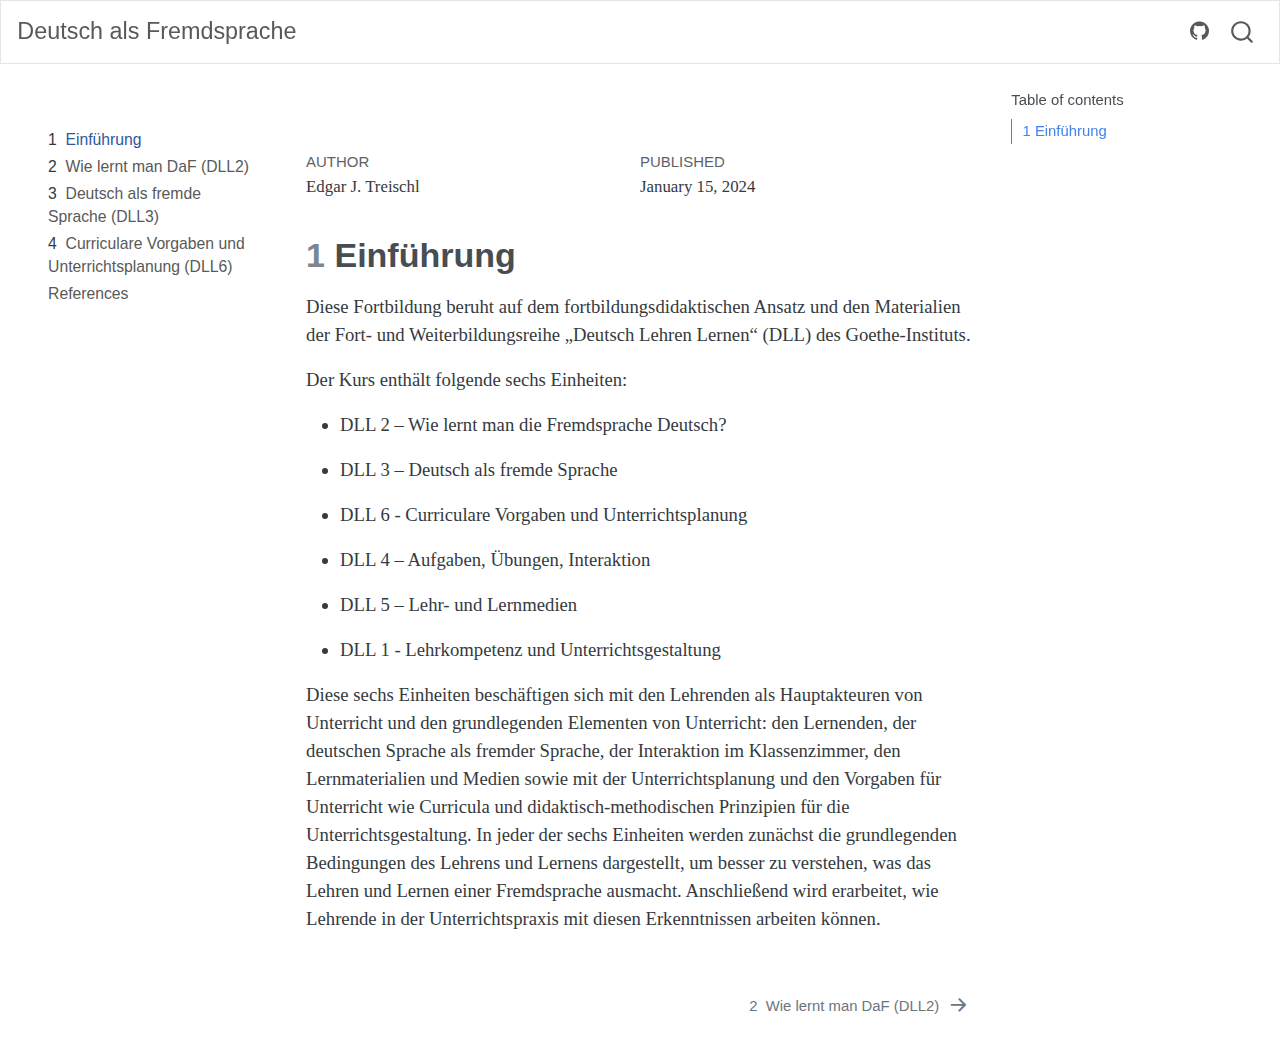
<file: docs/index.html>
<!DOCTYPE html>
<html xmlns="http://www.w3.org/1999/xhtml" lang="en" xml:lang="en"><head>

<meta charset="utf-8">
<meta name="generator" content="quarto-1.3.450">

<meta name="viewport" content="width=device-width, initial-scale=1.0, user-scalable=yes">

<meta name="author" content="Edgar J. Treischl">
<meta name="dcterms.date" content="2024-01-15">

<title>Deutsch als Fremdsprache</title>
<style>
code{white-space: pre-wrap;}
span.smallcaps{font-variant: small-caps;}
div.columns{display: flex; gap: min(4vw, 1.5em);}
div.column{flex: auto; overflow-x: auto;}
div.hanging-indent{margin-left: 1.5em; text-indent: -1.5em;}
ul.task-list{list-style: none;}
ul.task-list li input[type="checkbox"] {
  width: 0.8em;
  margin: 0 0.8em 0.2em -1em; /* quarto-specific, see https://github.com/quarto-dev/quarto-cli/issues/4556 */ 
  vertical-align: middle;
}
</style>


<script src="site_libs/quarto-nav/quarto-nav.js"></script>
<script src="site_libs/quarto-nav/headroom.min.js"></script>
<script src="site_libs/clipboard/clipboard.min.js"></script>
<script src="site_libs/quarto-search/autocomplete.umd.js"></script>
<script src="site_libs/quarto-search/fuse.min.js"></script>
<script src="site_libs/quarto-search/quarto-search.js"></script>
<meta name="quarto:offset" content="./">
<link href="./dll2.html" rel="next">
<script src="site_libs/quarto-html/quarto.js"></script>
<script src="site_libs/quarto-html/popper.min.js"></script>
<script src="site_libs/quarto-html/tippy.umd.min.js"></script>
<script src="site_libs/quarto-html/anchor.min.js"></script>
<link href="site_libs/quarto-html/tippy.css" rel="stylesheet">
<link href="site_libs/quarto-html/quarto-syntax-highlighting.css" rel="stylesheet" id="quarto-text-highlighting-styles">
<script src="site_libs/bootstrap/bootstrap.min.js"></script>
<link href="site_libs/bootstrap/bootstrap-icons.css" rel="stylesheet">
<link href="site_libs/bootstrap/bootstrap.min.css" rel="stylesheet" id="quarto-bootstrap" data-mode="light">
<script id="quarto-search-options" type="application/json">{
  "location": "navbar",
  "copy-button": false,
  "collapse-after": 3,
  "panel-placement": "end",
  "type": "overlay",
  "limit": 20,
  "language": {
    "search-no-results-text": "No results",
    "search-matching-documents-text": "matching documents",
    "search-copy-link-title": "Copy link to search",
    "search-hide-matches-text": "Hide additional matches",
    "search-more-match-text": "more match in this document",
    "search-more-matches-text": "more matches in this document",
    "search-clear-button-title": "Clear",
    "search-detached-cancel-button-title": "Cancel",
    "search-submit-button-title": "Submit",
    "search-label": "Search"
  }
}</script>
</head><body class="nav-sidebar floating nav-fixed"><div id="progress-bar" style="width: 0%; height:2px; background-color: rgb(89 127 235);; position: fixed; top: 0px; z-index: 2000;"></div>

<script id="progressbar" type="text/javascript">

document.addEventListener("DOMContentLoaded", function() {

    const bar = document.querySelector('#progress-bar');
    const post = document.querySelector('#quarto-content');
    const html = document.documentElement;
    
    const height = post.scrollHeight + post.offsetTop;
    
    window.addEventListener('scroll', () => {
        bar.style.width = (html.scrollTop / (height- html.clientHeight)) * 100 + '%';
    });
});
</script>


<link rel="stylesheet" href="styles.css">




<div id="quarto-search-results"></div>
  <header id="quarto-header" class="headroom fixed-top">
    <nav class="navbar navbar-expand-lg navbar-dark ">
      <div class="navbar-container container-fluid">
      <div class="navbar-brand-container">
    <a class="navbar-brand" href="./index.html">
    <span class="navbar-title">Deutsch als Fremdsprache</span>
    </a>
  </div>
            <div id="quarto-search" class="" title="Search"></div>
          <button class="navbar-toggler" type="button" data-bs-toggle="collapse" data-bs-target="#navbarCollapse" aria-controls="navbarCollapse" aria-expanded="false" aria-label="Toggle navigation" onclick="if (window.quartoToggleHeadroom) { window.quartoToggleHeadroom(); }">
  <span class="navbar-toggler-icon"></span>
</button>
          <div class="collapse navbar-collapse" id="navbarCollapse">
            <ul class="navbar-nav navbar-nav-scroll ms-auto">
  <li class="nav-item compact">
    <a class="nav-link" href="https://github.com/edgar-treischl/DaF_book" rel="" target=""><i class="bi bi-github" role="img" aria-label="GitHub">
</i> 
 <span class="menu-text"></span></a>
  </li>  
</ul>
            <div class="quarto-navbar-tools">
</div>
          </div> <!-- /navcollapse -->
      </div> <!-- /container-fluid -->
    </nav>
  <nav class="quarto-secondary-nav">
    <div class="container-fluid d-flex">
      <button type="button" class="quarto-btn-toggle btn" data-bs-toggle="collapse" data-bs-target="#quarto-sidebar,#quarto-sidebar-glass" aria-controls="quarto-sidebar" aria-expanded="false" aria-label="Toggle sidebar navigation" onclick="if (window.quartoToggleHeadroom) { window.quartoToggleHeadroom(); }">
        <i class="bi bi-layout-text-sidebar-reverse"></i>
      </button>
      <nav class="quarto-page-breadcrumbs" aria-label="breadcrumb"><ol class="breadcrumb"><li class="breadcrumb-item"><a href="./index.html"><span class="chapter-number">1</span>&nbsp; <span class="chapter-title">Einführung</span></a></li></ol></nav>
      <a class="flex-grow-1" role="button" data-bs-toggle="collapse" data-bs-target="#quarto-sidebar,#quarto-sidebar-glass" aria-controls="quarto-sidebar" aria-expanded="false" aria-label="Toggle sidebar navigation" onclick="if (window.quartoToggleHeadroom) { window.quartoToggleHeadroom(); }">      
      </a>
      <button type="button" class="btn quarto-search-button" aria-label="" onclick="window.quartoOpenSearch();">
        <i class="bi bi-search"></i>
      </button>
    </div>
  </nav>
</header>
<!-- content -->
<div id="quarto-content" class="quarto-container page-columns page-rows-contents page-layout-article page-navbar">
<!-- sidebar -->
  <nav id="quarto-sidebar" class="sidebar collapse collapse-horizontal sidebar-navigation floating overflow-auto">
        <div class="mt-2 flex-shrink-0 align-items-center">
        <div class="sidebar-search">
        <div id="quarto-search" class="" title="Search"></div>
        </div>
        </div>
    <div class="sidebar-menu-container"> 
    <ul class="list-unstyled mt-1">
        <li class="sidebar-item">
  <div class="sidebar-item-container"> 
  <a href="./index.html" class="sidebar-item-text sidebar-link active">
 <span class="menu-text"><span class="chapter-number">1</span>&nbsp; <span class="chapter-title">Einführung</span></span></a>
  </div>
</li>
        <li class="sidebar-item">
  <div class="sidebar-item-container"> 
  <a href="./dll2.html" class="sidebar-item-text sidebar-link">
 <span class="menu-text"><span class="chapter-number">2</span>&nbsp; <span class="chapter-title">Wie lernt man DaF (DLL2)</span></span></a>
  </div>
</li>
        <li class="sidebar-item">
  <div class="sidebar-item-container"> 
  <a href="./dll3.html" class="sidebar-item-text sidebar-link">
 <span class="menu-text"><span class="chapter-number">3</span>&nbsp; <span class="chapter-title">Deutsch als fremde Sprache (DLL3)</span></span></a>
  </div>
</li>
        <li class="sidebar-item">
  <div class="sidebar-item-container"> 
  <a href="./dll6.html" class="sidebar-item-text sidebar-link">
 <span class="menu-text"><span class="chapter-number">4</span>&nbsp; <span class="chapter-title">Curriculare Vorgaben und Unterrichtsplanung (DLL6)</span></span></a>
  </div>
</li>
        <li class="sidebar-item">
  <div class="sidebar-item-container"> 
  <a href="./references.html" class="sidebar-item-text sidebar-link">
 <span class="menu-text">References</span></a>
  </div>
</li>
    </ul>
    </div>
</nav>
<div id="quarto-sidebar-glass" data-bs-toggle="collapse" data-bs-target="#quarto-sidebar,#quarto-sidebar-glass"></div>
<!-- margin-sidebar -->
    <div id="quarto-margin-sidebar" class="sidebar margin-sidebar">
        <nav id="TOC" role="doc-toc" class="toc-active">
    <h2 id="toc-title">Table of contents</h2>
   
  <ul>
  <li><a href="#einführung" id="toc-einführung" class="nav-link active" data-scroll-target="#einführung"><span class="header-section-number">1</span> Einführung</a></li>
  </ul>
</nav>
    </div>
<!-- main -->
<main class="content" id="quarto-document-content">

<header id="title-block-header" class="quarto-title-block default">
<div class="quarto-title">
<h1 class="title">Deutsch als Fremdsprache</h1>
</div>



<div class="quarto-title-meta">

    <div>
    <div class="quarto-title-meta-heading">Author</div>
    <div class="quarto-title-meta-contents">
             <p>Edgar J. Treischl </p>
          </div>
  </div>
    
    <div>
    <div class="quarto-title-meta-heading">Published</div>
    <div class="quarto-title-meta-contents">
      <p class="date">January 15, 2024</p>
    </div>
  </div>
  
    
  </div>
  

</header>

<section id="einführung" class="level1" data-number="1">
<h1 data-number="1"><span class="header-section-number">1</span> Einführung</h1>
<p>Diese Fortbildung beruht auf dem fortbildungsdidaktischen Ansatz und den Materialien der Fort- und Weiterbildungsreihe „Deutsch Lehren Lernen“ (DLL) des Goethe-Instituts.</p>
<p>Der Kurs enthält folgende sechs Einheiten:</p>
<ul>
<li><p>DLL 2 – Wie lernt man die Fremdsprache Deutsch?</p></li>
<li><p>DLL 3 – Deutsch als fremde Sprache</p></li>
<li><p>DLL 6 - Curriculare Vorgaben und Unterrichtsplanung</p></li>
<li><p>DLL 4 – Aufgaben, Übungen, Interaktion</p></li>
<li><p>DLL 5 – Lehr- und Lernmedien</p></li>
<li><p>DLL 1 - Lehrkompetenz und Unterrichtsgestaltung</p></li>
</ul>
<p>Diese sechs Einheiten beschäftigen sich mit den Lehrenden als Hauptakteuren von Unterricht und den grundlegenden Elementen von Unterricht: den Lernenden, der deutschen Sprache als fremder Sprache, der Interaktion im Klassenzimmer, den Lernmaterialien und Medien sowie mit der Unterrichtsplanung und den Vorgaben für Unterricht wie Curricula und didaktisch-methodischen Prinzipien für die Unterrichtsgestaltung. In jeder der sechs Einheiten werden zunächst die grundlegenden Bedingungen des Lehrens und Lernens dargestellt, um besser zu verstehen, was das Lehren und Lernen einer Fremdsprache ausmacht. Anschließend wird erarbeitet, wie Lehrende in der Unterrichtspraxis mit diesen Erkenntnissen arbeiten können.</p>


</section>

</main> <!-- /main -->
<script id="quarto-html-after-body" type="application/javascript">
window.document.addEventListener("DOMContentLoaded", function (event) {
  const toggleBodyColorMode = (bsSheetEl) => {
    const mode = bsSheetEl.getAttribute("data-mode");
    const bodyEl = window.document.querySelector("body");
    if (mode === "dark") {
      bodyEl.classList.add("quarto-dark");
      bodyEl.classList.remove("quarto-light");
    } else {
      bodyEl.classList.add("quarto-light");
      bodyEl.classList.remove("quarto-dark");
    }
  }
  const toggleBodyColorPrimary = () => {
    const bsSheetEl = window.document.querySelector("link#quarto-bootstrap");
    if (bsSheetEl) {
      toggleBodyColorMode(bsSheetEl);
    }
  }
  toggleBodyColorPrimary();  
  const icon = "";
  const anchorJS = new window.AnchorJS();
  anchorJS.options = {
    placement: 'right',
    icon: icon
  };
  anchorJS.add('.anchored');
  const isCodeAnnotation = (el) => {
    for (const clz of el.classList) {
      if (clz.startsWith('code-annotation-')) {                     
        return true;
      }
    }
    return false;
  }
  const clipboard = new window.ClipboardJS('.code-copy-button', {
    text: function(trigger) {
      const codeEl = trigger.previousElementSibling.cloneNode(true);
      for (const childEl of codeEl.children) {
        if (isCodeAnnotation(childEl)) {
          childEl.remove();
        }
      }
      return codeEl.innerText;
    }
  });
  clipboard.on('success', function(e) {
    // button target
    const button = e.trigger;
    // don't keep focus
    button.blur();
    // flash "checked"
    button.classList.add('code-copy-button-checked');
    var currentTitle = button.getAttribute("title");
    button.setAttribute("title", "Copied!");
    let tooltip;
    if (window.bootstrap) {
      button.setAttribute("data-bs-toggle", "tooltip");
      button.setAttribute("data-bs-placement", "left");
      button.setAttribute("data-bs-title", "Copied!");
      tooltip = new bootstrap.Tooltip(button, 
        { trigger: "manual", 
          customClass: "code-copy-button-tooltip",
          offset: [0, -8]});
      tooltip.show();    
    }
    setTimeout(function() {
      if (tooltip) {
        tooltip.hide();
        button.removeAttribute("data-bs-title");
        button.removeAttribute("data-bs-toggle");
        button.removeAttribute("data-bs-placement");
      }
      button.setAttribute("title", currentTitle);
      button.classList.remove('code-copy-button-checked');
    }, 1000);
    // clear code selection
    e.clearSelection();
  });
  function tippyHover(el, contentFn) {
    const config = {
      allowHTML: true,
      content: contentFn,
      maxWidth: 500,
      delay: 100,
      arrow: false,
      appendTo: function(el) {
          return el.parentElement;
      },
      interactive: true,
      interactiveBorder: 10,
      theme: 'quarto',
      placement: 'bottom-start'
    };
    window.tippy(el, config); 
  }
  const noterefs = window.document.querySelectorAll('a[role="doc-noteref"]');
  for (var i=0; i<noterefs.length; i++) {
    const ref = noterefs[i];
    tippyHover(ref, function() {
      // use id or data attribute instead here
      let href = ref.getAttribute('data-footnote-href') || ref.getAttribute('href');
      try { href = new URL(href).hash; } catch {}
      const id = href.replace(/^#\/?/, "");
      const note = window.document.getElementById(id);
      return note.innerHTML;
    });
  }
      let selectedAnnoteEl;
      const selectorForAnnotation = ( cell, annotation) => {
        let cellAttr = 'data-code-cell="' + cell + '"';
        let lineAttr = 'data-code-annotation="' +  annotation + '"';
        const selector = 'span[' + cellAttr + '][' + lineAttr + ']';
        return selector;
      }
      const selectCodeLines = (annoteEl) => {
        const doc = window.document;
        const targetCell = annoteEl.getAttribute("data-target-cell");
        const targetAnnotation = annoteEl.getAttribute("data-target-annotation");
        const annoteSpan = window.document.querySelector(selectorForAnnotation(targetCell, targetAnnotation));
        const lines = annoteSpan.getAttribute("data-code-lines").split(",");
        const lineIds = lines.map((line) => {
          return targetCell + "-" + line;
        })
        let top = null;
        let height = null;
        let parent = null;
        if (lineIds.length > 0) {
            //compute the position of the single el (top and bottom and make a div)
            const el = window.document.getElementById(lineIds[0]);
            top = el.offsetTop;
            height = el.offsetHeight;
            parent = el.parentElement.parentElement;
          if (lineIds.length > 1) {
            const lastEl = window.document.getElementById(lineIds[lineIds.length - 1]);
            const bottom = lastEl.offsetTop + lastEl.offsetHeight;
            height = bottom - top;
          }
          if (top !== null && height !== null && parent !== null) {
            // cook up a div (if necessary) and position it 
            let div = window.document.getElementById("code-annotation-line-highlight");
            if (div === null) {
              div = window.document.createElement("div");
              div.setAttribute("id", "code-annotation-line-highlight");
              div.style.position = 'absolute';
              parent.appendChild(div);
            }
            div.style.top = top - 2 + "px";
            div.style.height = height + 4 + "px";
            let gutterDiv = window.document.getElementById("code-annotation-line-highlight-gutter");
            if (gutterDiv === null) {
              gutterDiv = window.document.createElement("div");
              gutterDiv.setAttribute("id", "code-annotation-line-highlight-gutter");
              gutterDiv.style.position = 'absolute';
              const codeCell = window.document.getElementById(targetCell);
              const gutter = codeCell.querySelector('.code-annotation-gutter');
              gutter.appendChild(gutterDiv);
            }
            gutterDiv.style.top = top - 2 + "px";
            gutterDiv.style.height = height + 4 + "px";
          }
          selectedAnnoteEl = annoteEl;
        }
      };
      const unselectCodeLines = () => {
        const elementsIds = ["code-annotation-line-highlight", "code-annotation-line-highlight-gutter"];
        elementsIds.forEach((elId) => {
          const div = window.document.getElementById(elId);
          if (div) {
            div.remove();
          }
        });
        selectedAnnoteEl = undefined;
      };
      // Attach click handler to the DT
      const annoteDls = window.document.querySelectorAll('dt[data-target-cell]');
      for (const annoteDlNode of annoteDls) {
        annoteDlNode.addEventListener('click', (event) => {
          const clickedEl = event.target;
          if (clickedEl !== selectedAnnoteEl) {
            unselectCodeLines();
            const activeEl = window.document.querySelector('dt[data-target-cell].code-annotation-active');
            if (activeEl) {
              activeEl.classList.remove('code-annotation-active');
            }
            selectCodeLines(clickedEl);
            clickedEl.classList.add('code-annotation-active');
          } else {
            // Unselect the line
            unselectCodeLines();
            clickedEl.classList.remove('code-annotation-active');
          }
        });
      }
  const findCites = (el) => {
    const parentEl = el.parentElement;
    if (parentEl) {
      const cites = parentEl.dataset.cites;
      if (cites) {
        return {
          el,
          cites: cites.split(' ')
        };
      } else {
        return findCites(el.parentElement)
      }
    } else {
      return undefined;
    }
  };
  var bibliorefs = window.document.querySelectorAll('a[role="doc-biblioref"]');
  for (var i=0; i<bibliorefs.length; i++) {
    const ref = bibliorefs[i];
    const citeInfo = findCites(ref);
    if (citeInfo) {
      tippyHover(citeInfo.el, function() {
        var popup = window.document.createElement('div');
        citeInfo.cites.forEach(function(cite) {
          var citeDiv = window.document.createElement('div');
          citeDiv.classList.add('hanging-indent');
          citeDiv.classList.add('csl-entry');
          var biblioDiv = window.document.getElementById('ref-' + cite);
          if (biblioDiv) {
            citeDiv.innerHTML = biblioDiv.innerHTML;
          }
          popup.appendChild(citeDiv);
        });
        return popup.innerHTML;
      });
    }
  }
});
</script>
<nav class="page-navigation">
  <div class="nav-page nav-page-previous">
  </div>
  <div class="nav-page nav-page-next">
      <a href="./dll2.html" class="pagination-link">
        <span class="nav-page-text"><span class="chapter-number">2</span>&nbsp; <span class="chapter-title">Wie lernt man DaF (DLL2)</span></span> <i class="bi bi-arrow-right-short"></i>
      </a>
  </div>
</nav>
</div> <!-- /content -->



</body></html>
</file>
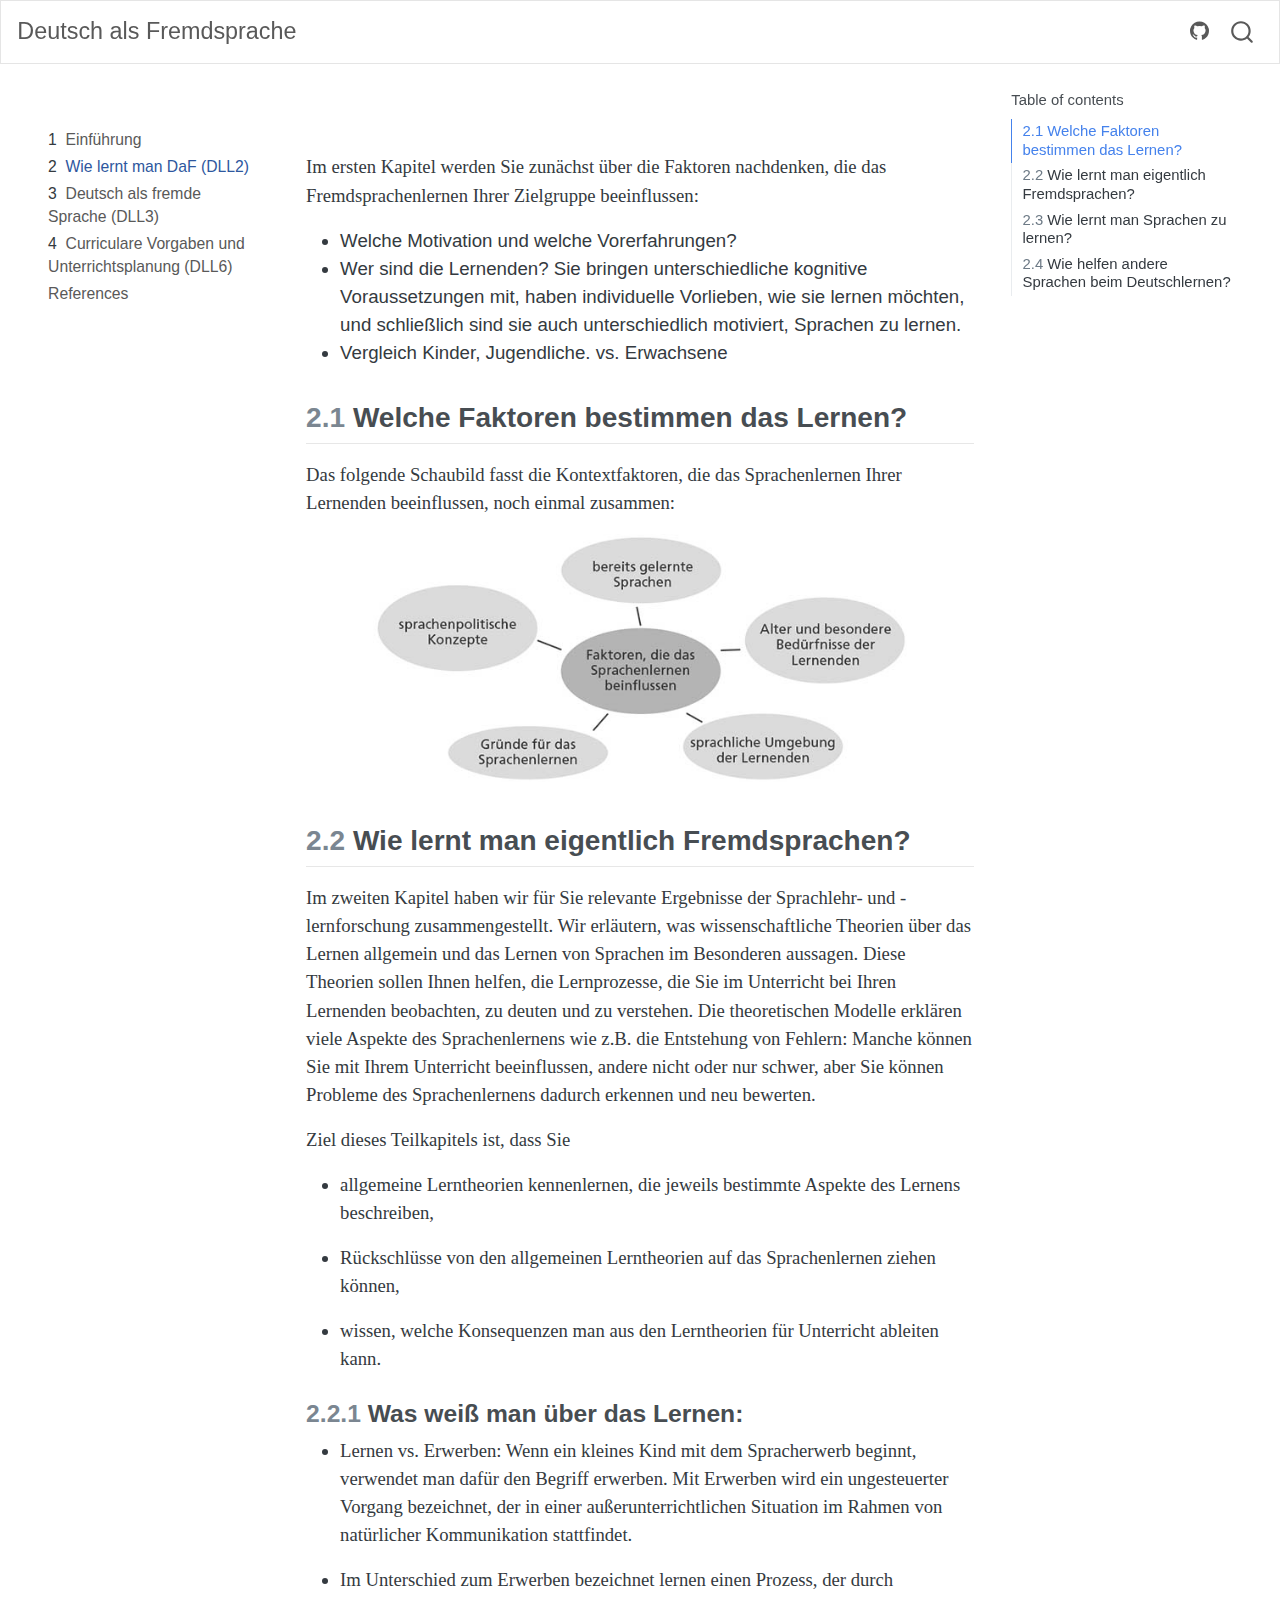
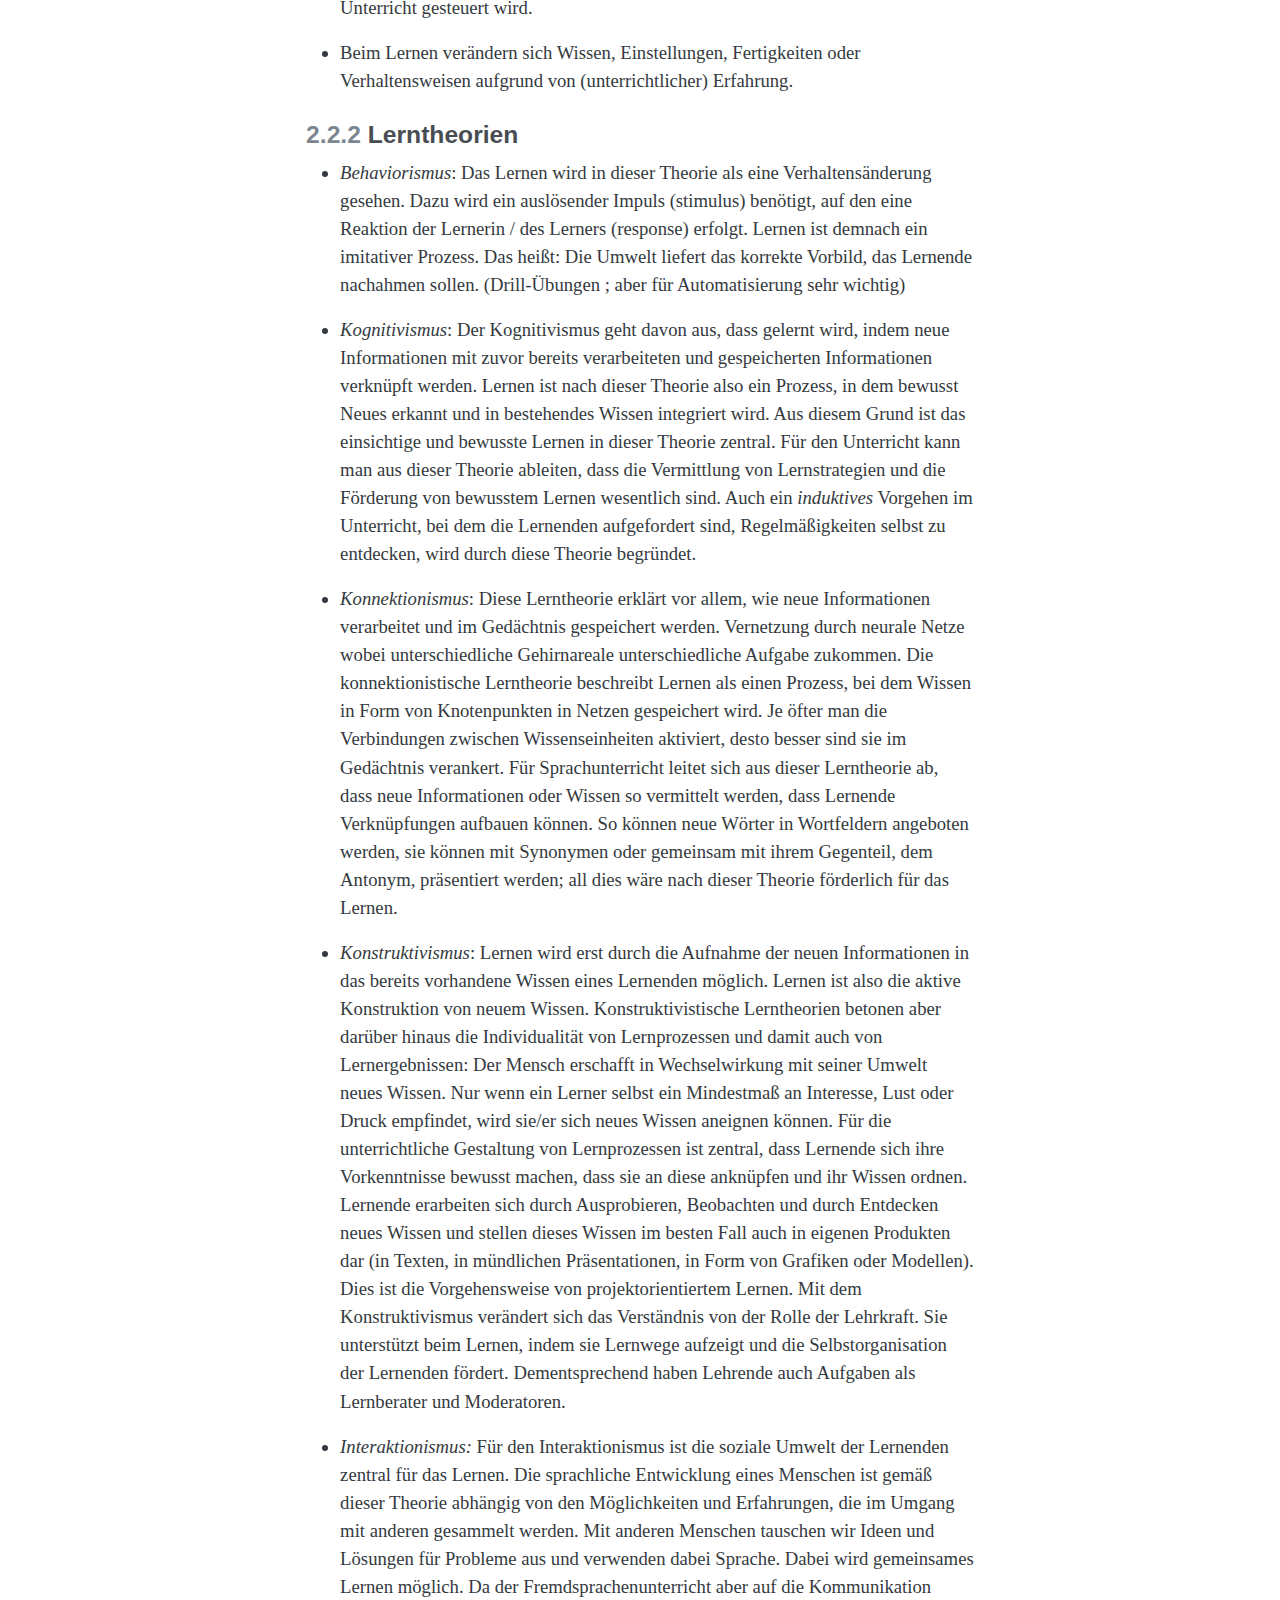
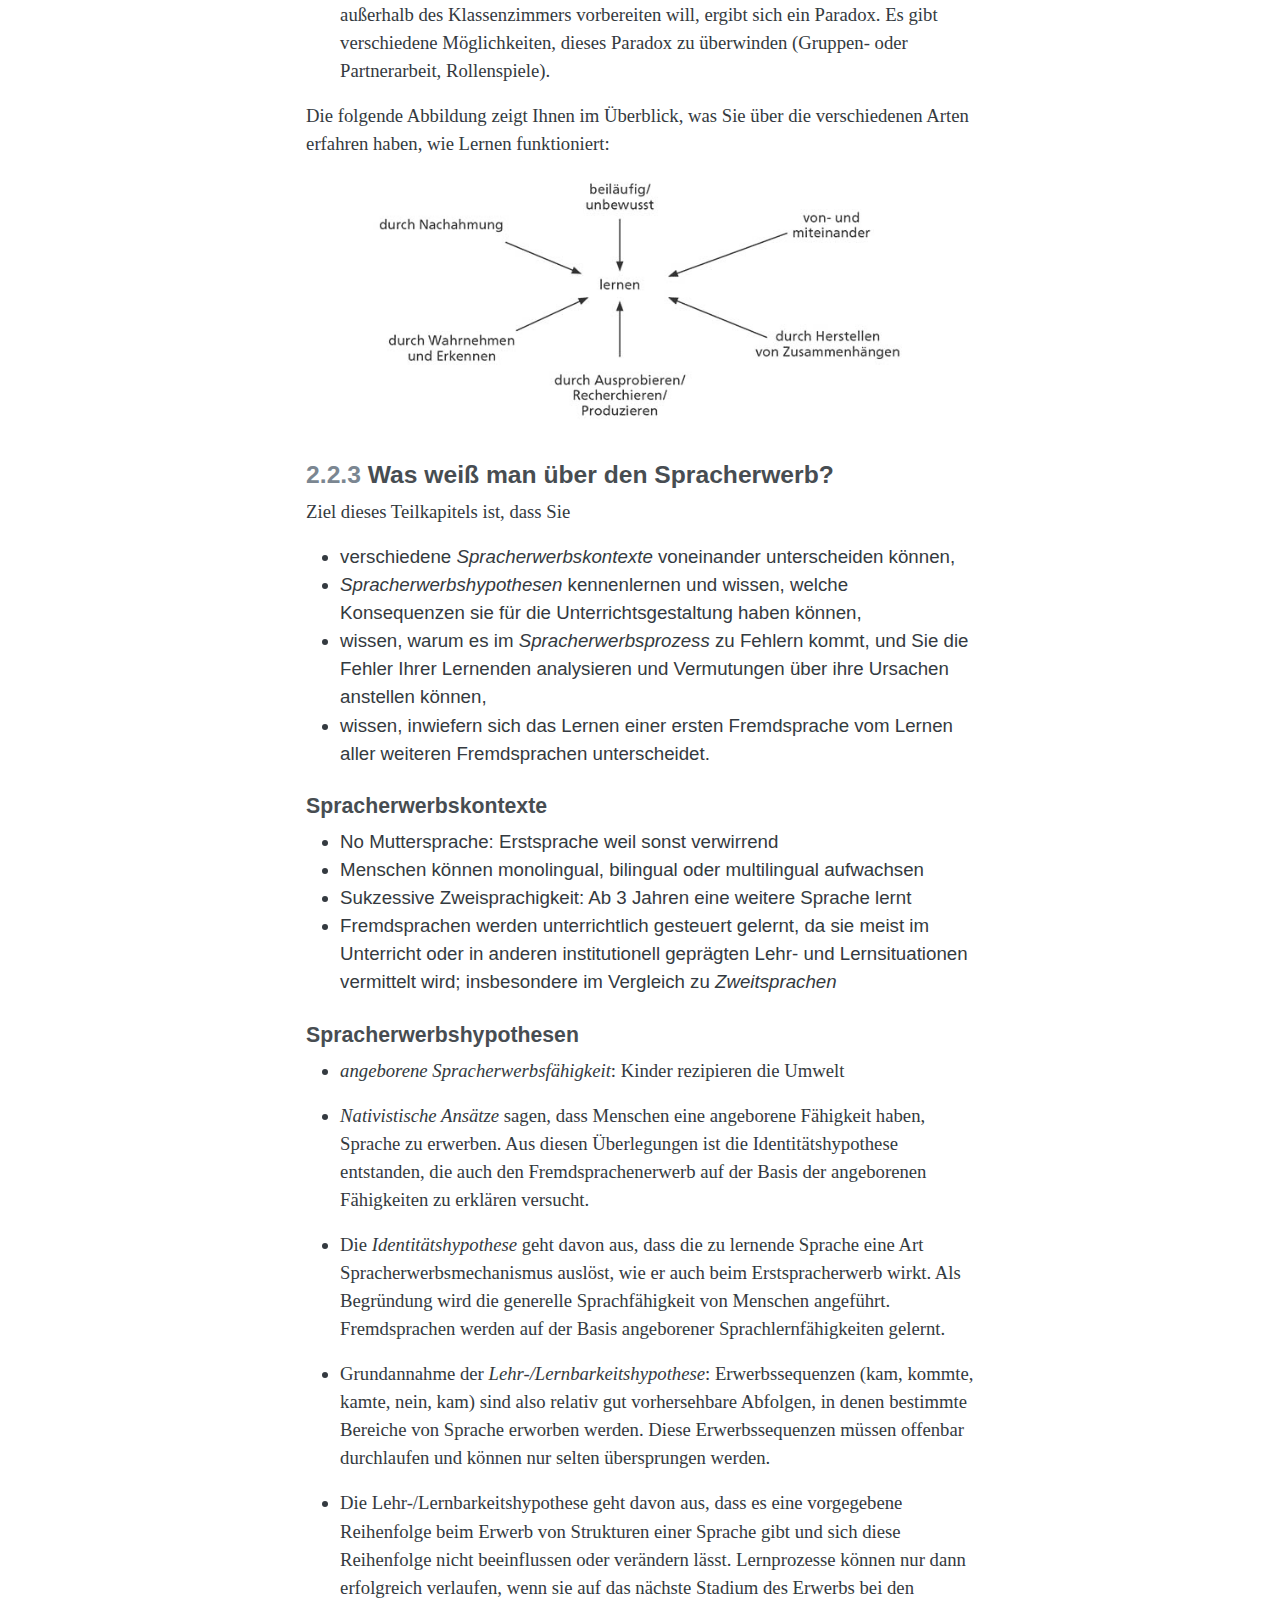
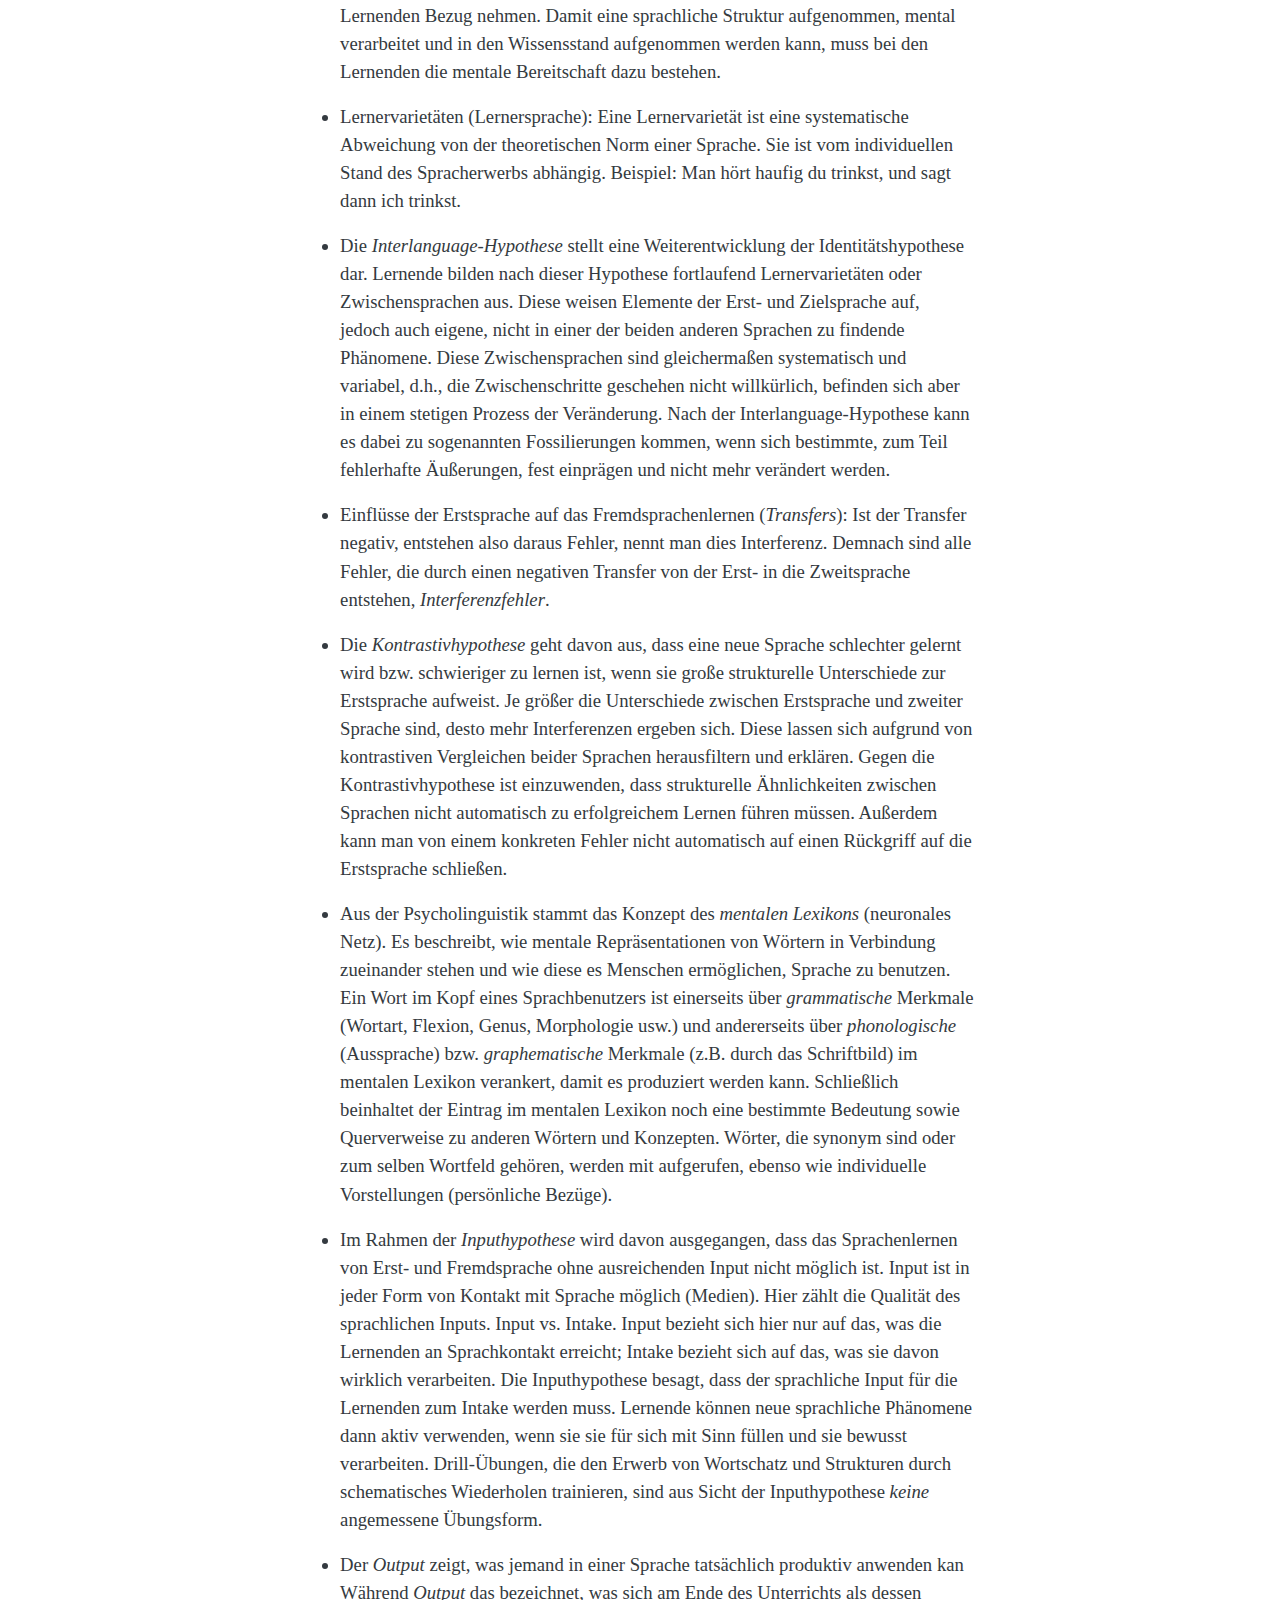
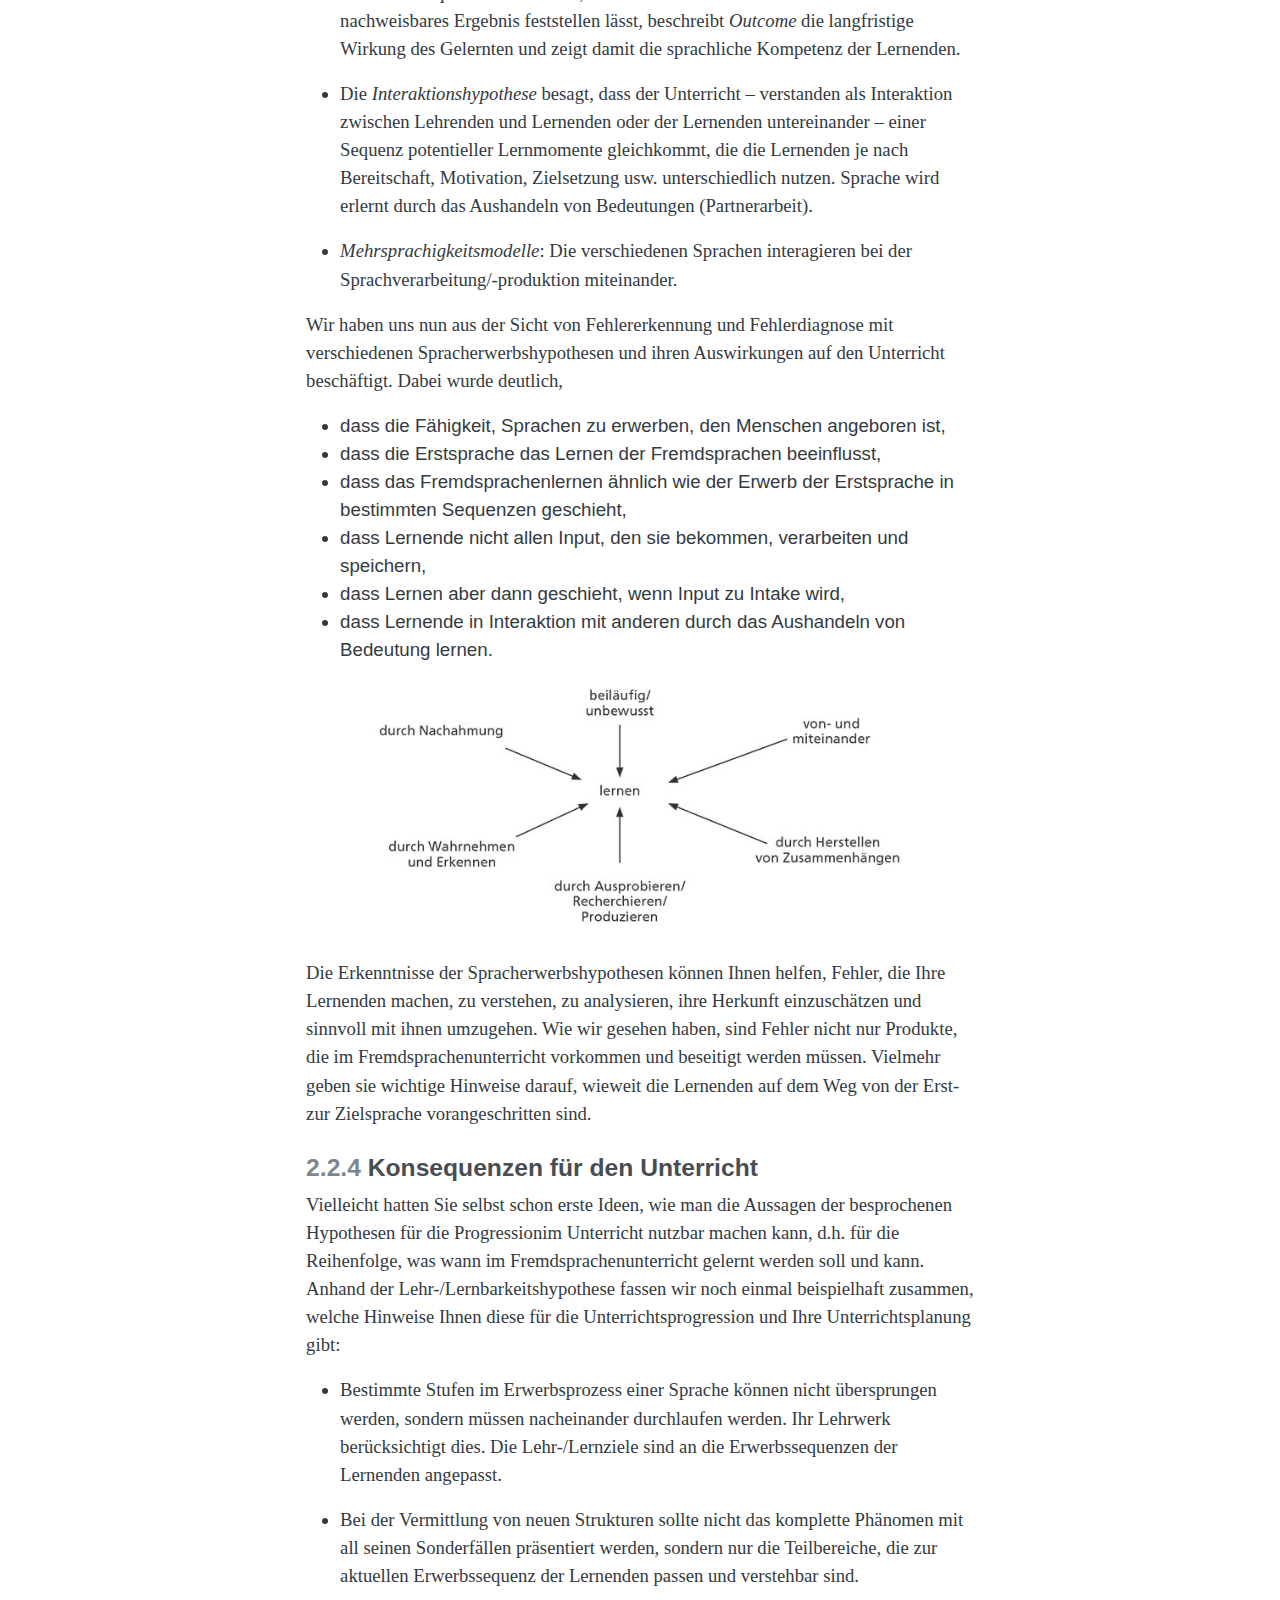
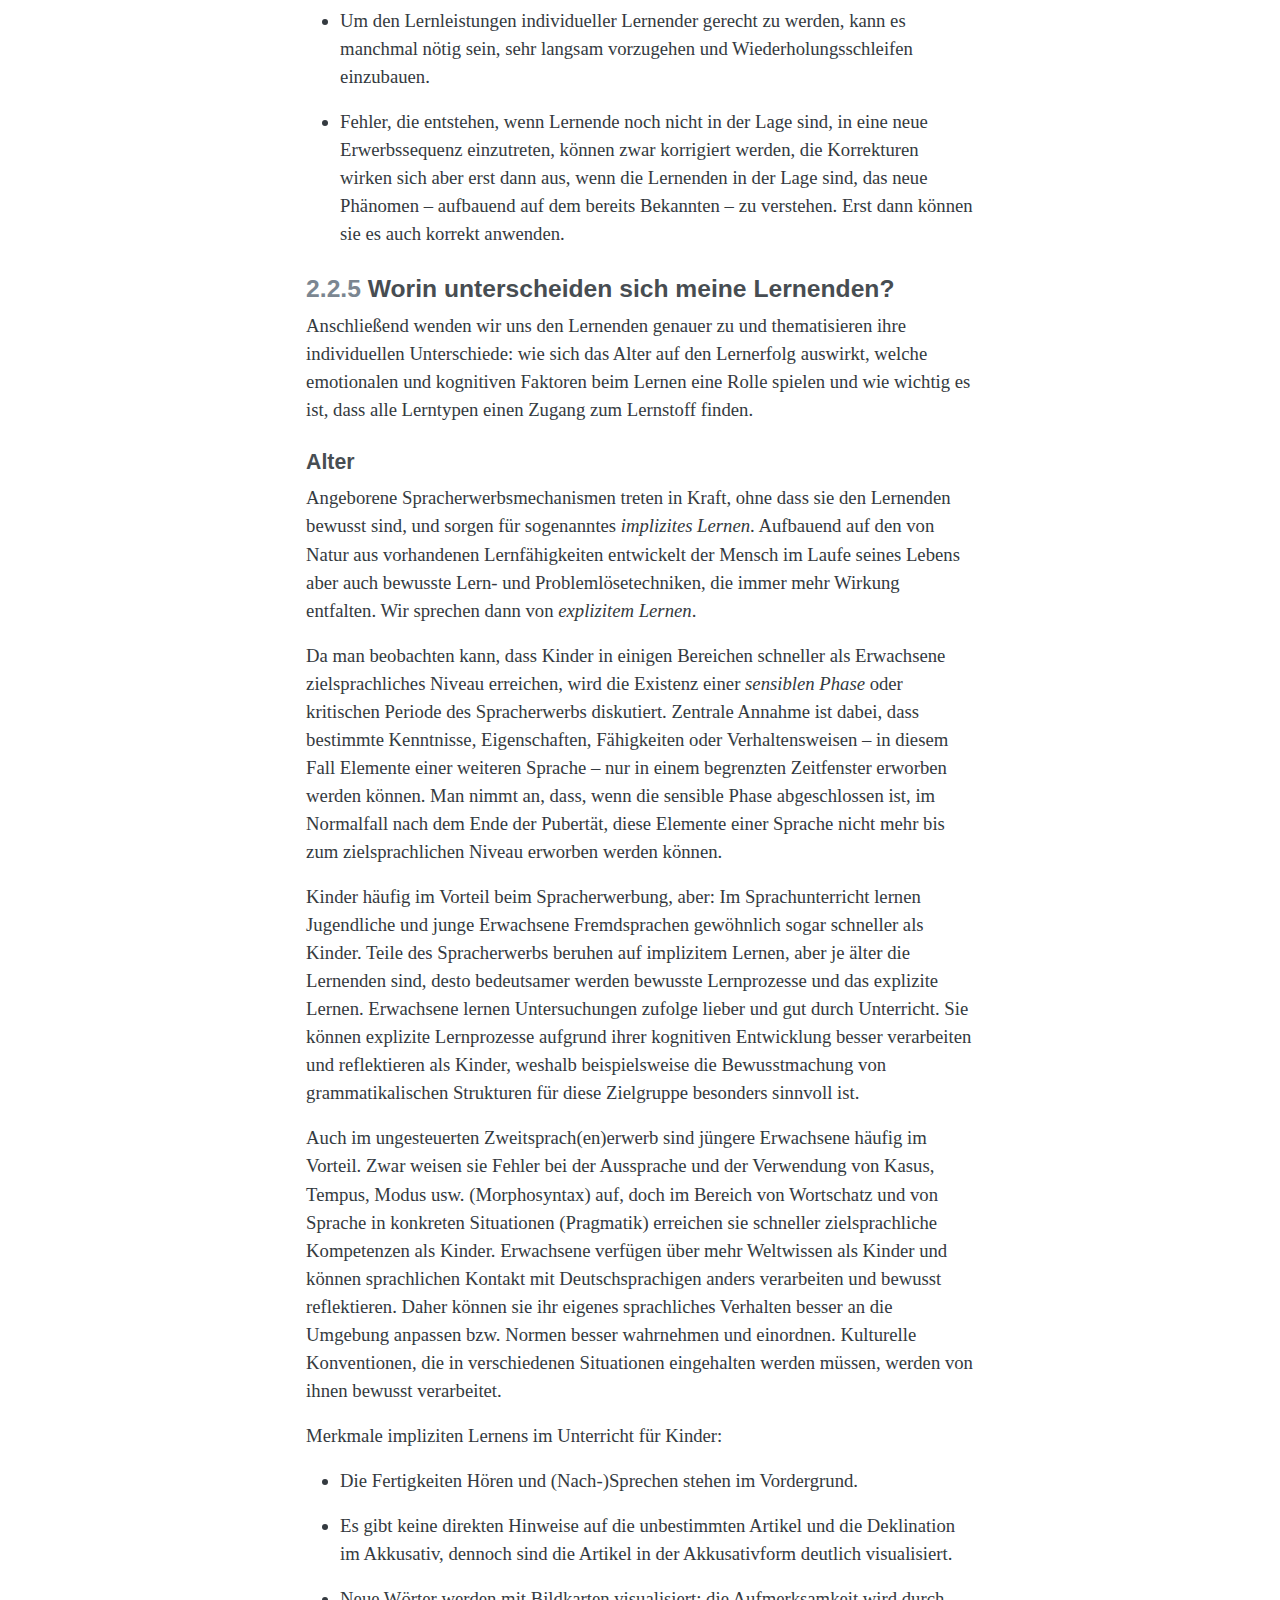
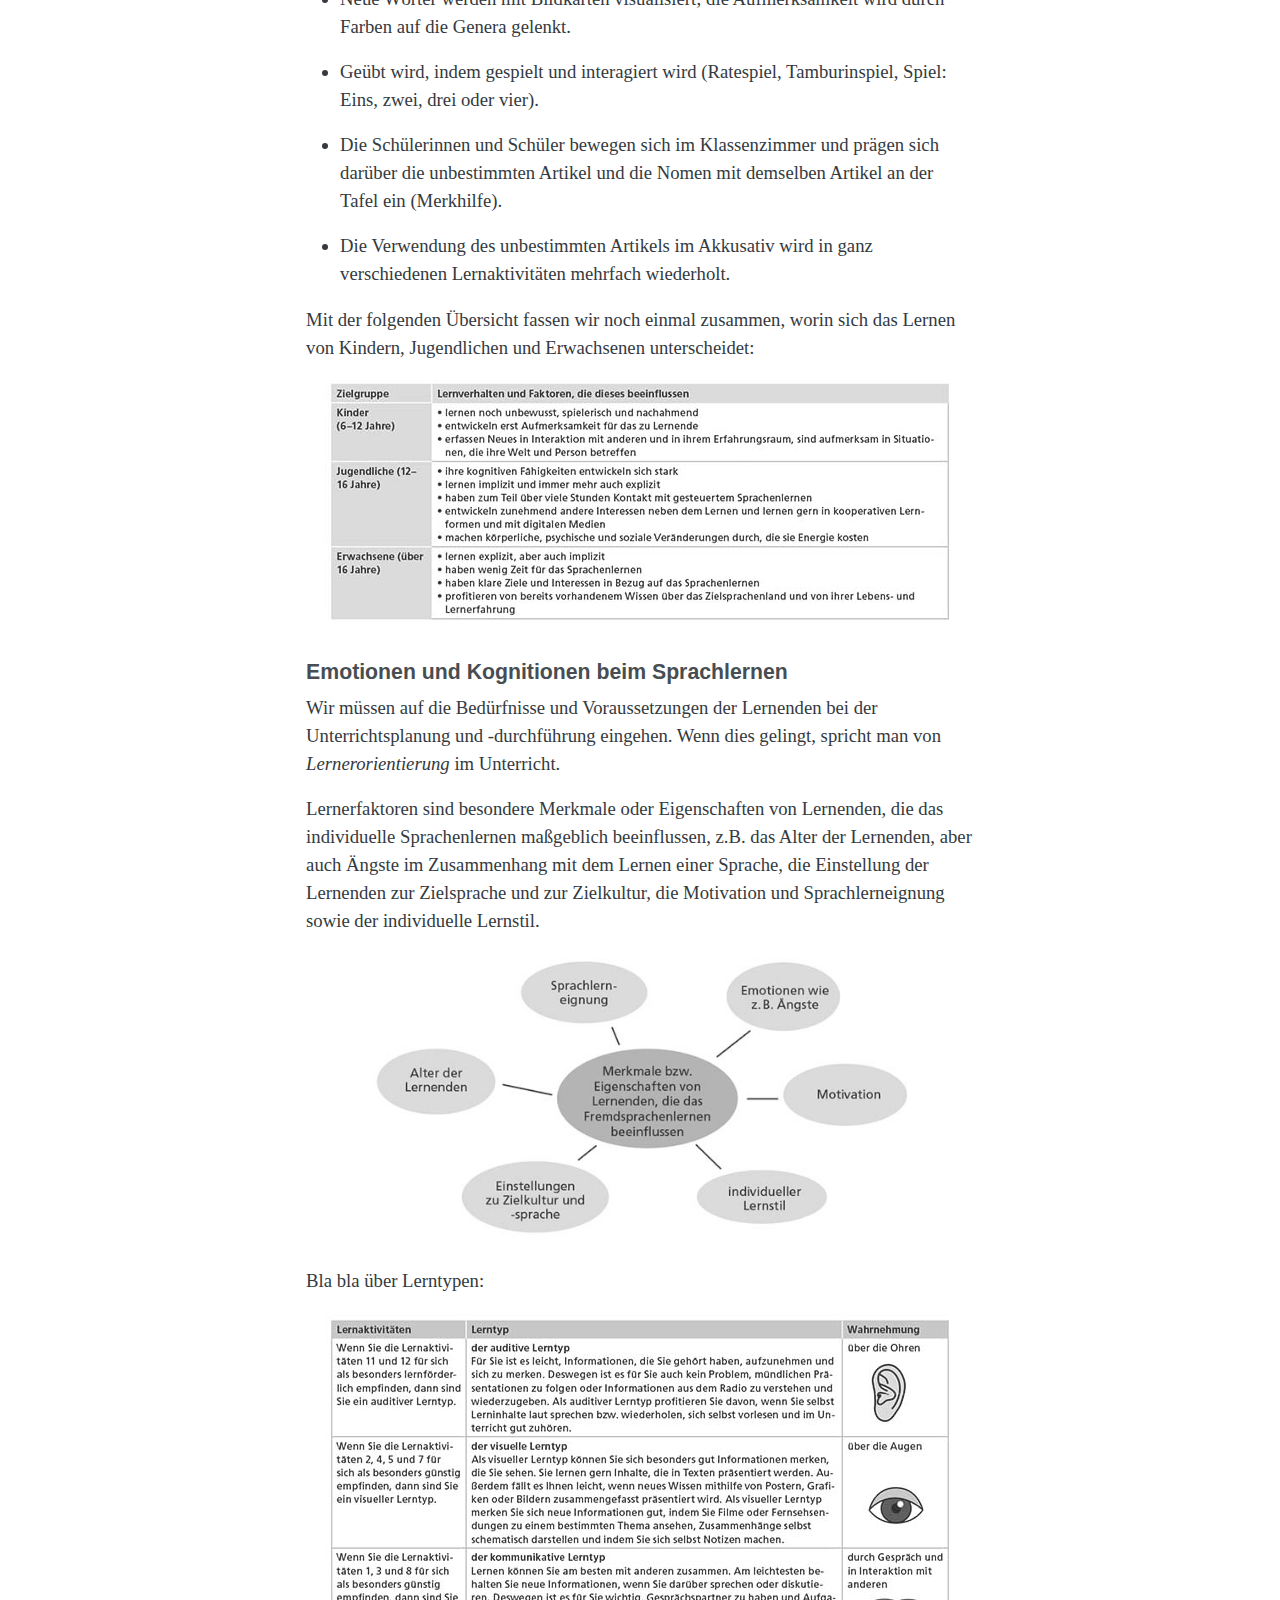
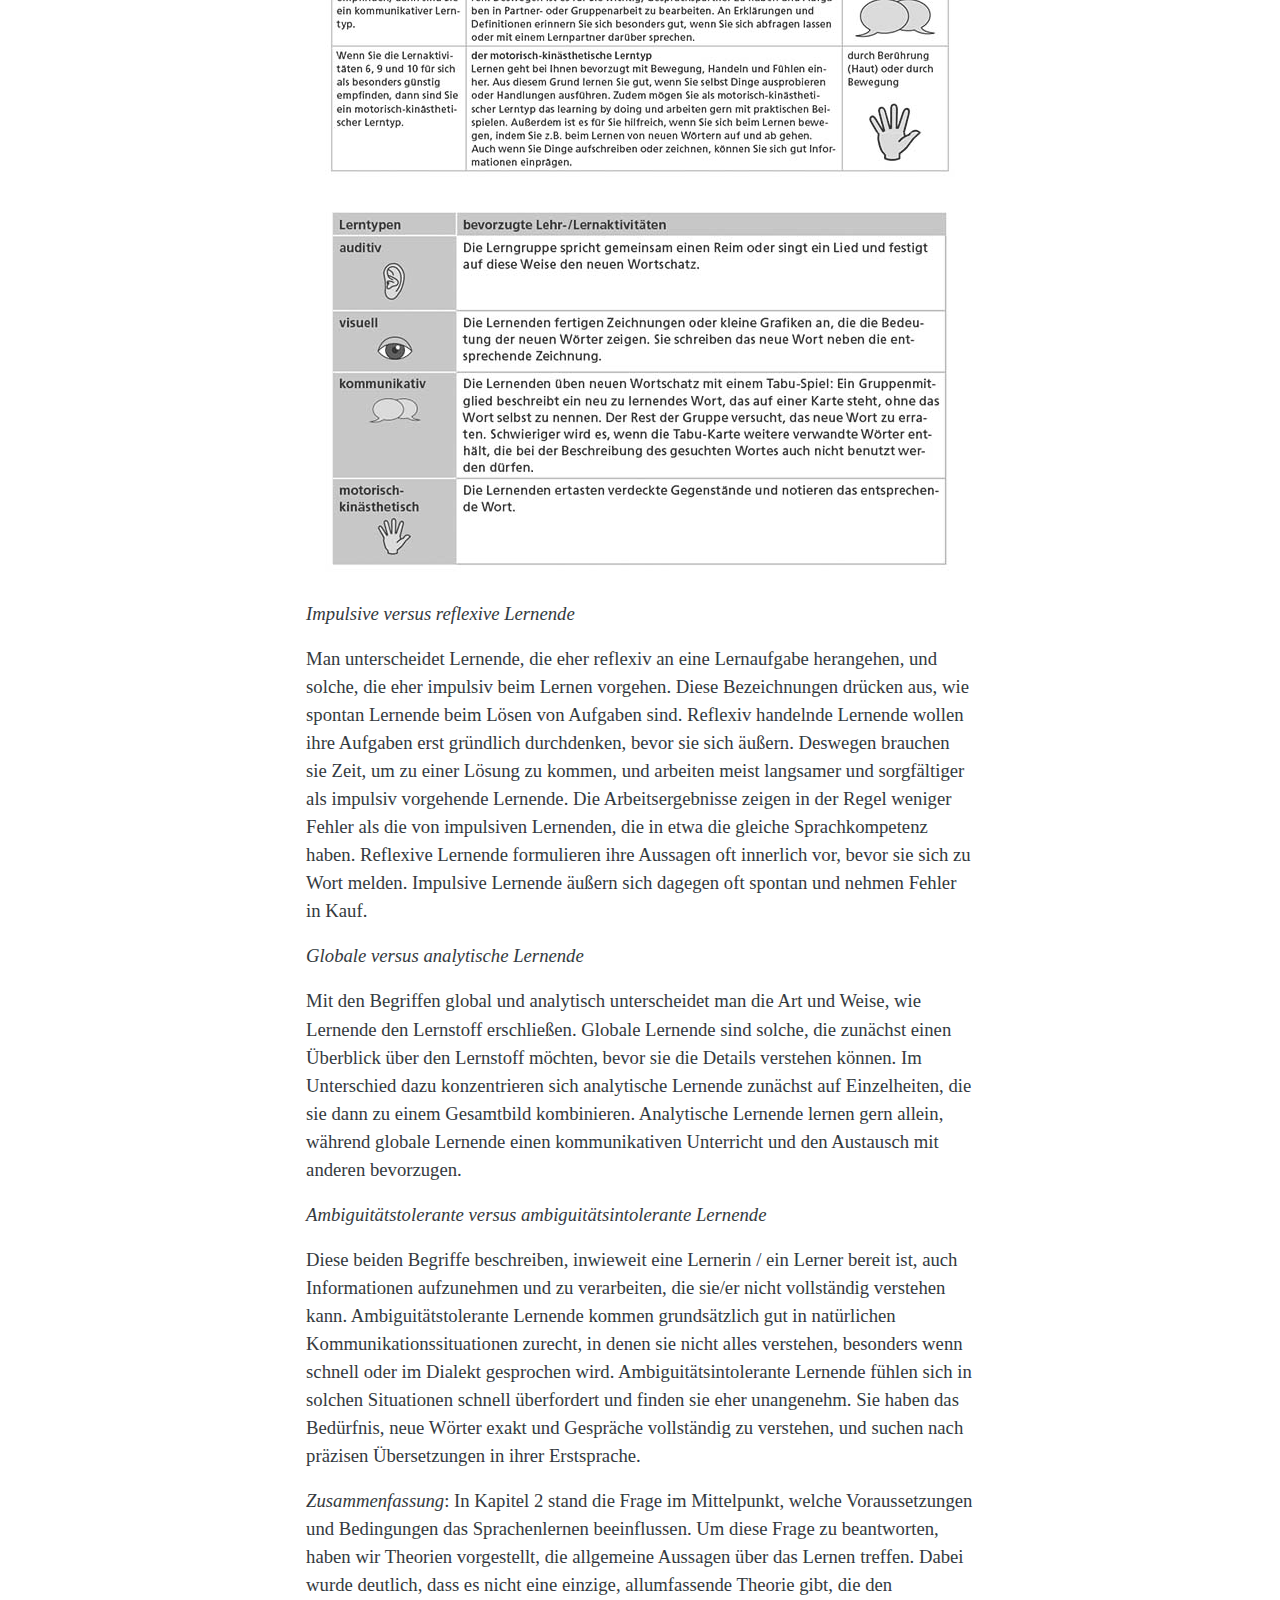
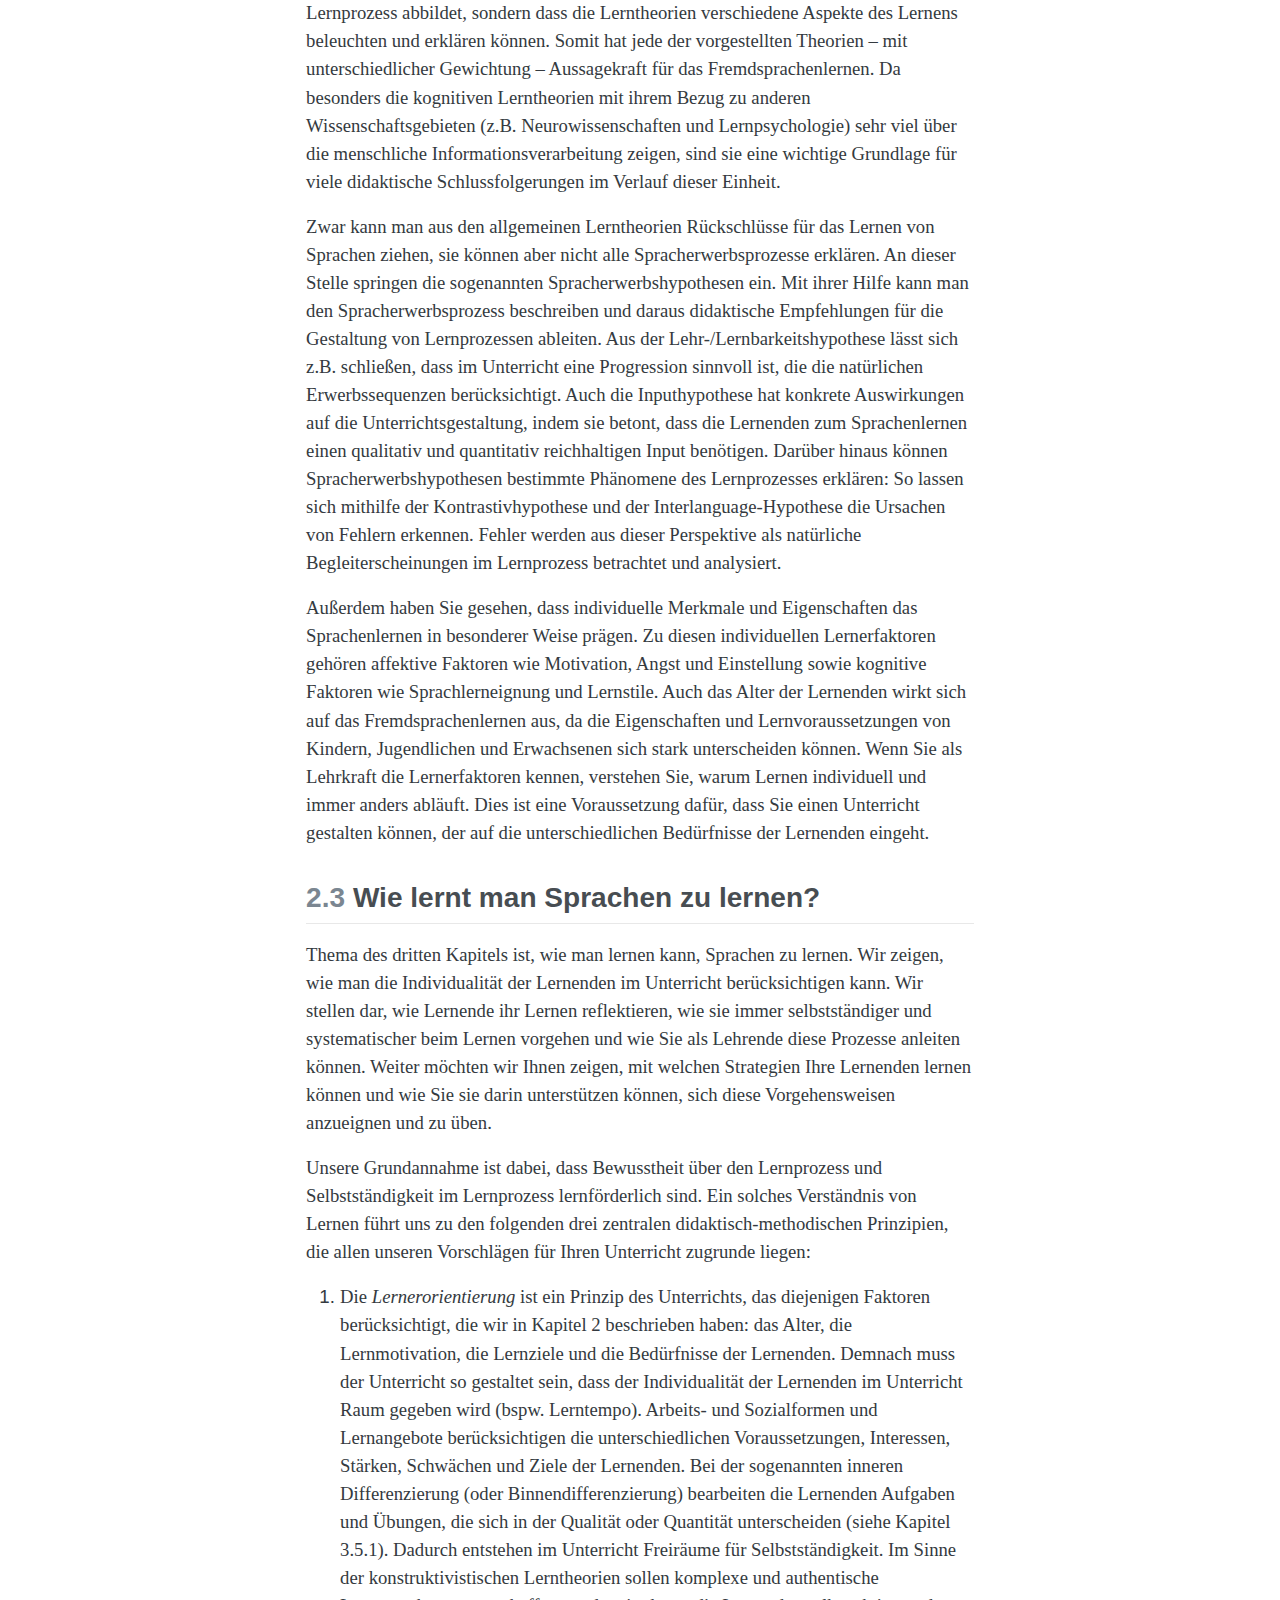
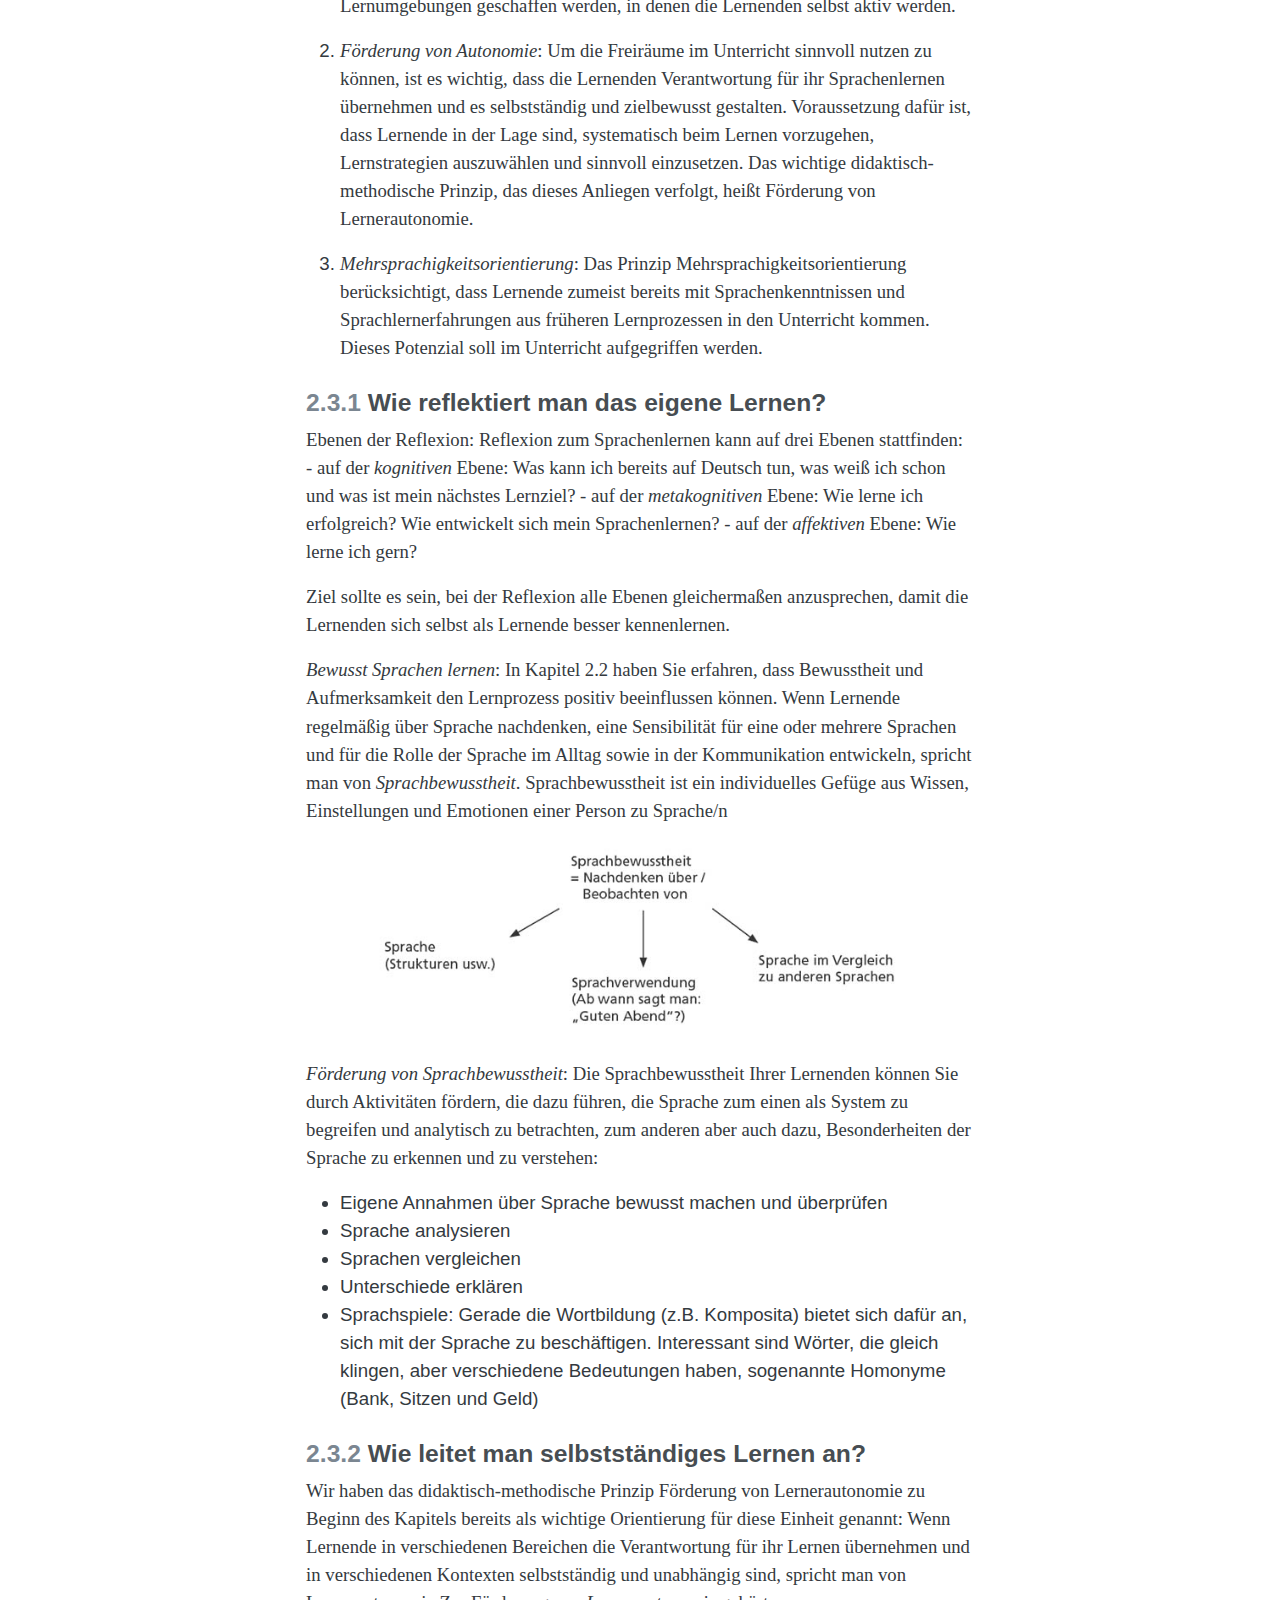
<file: docs/dll2.html>
<!DOCTYPE html>
<html xmlns="http://www.w3.org/1999/xhtml" lang="en" xml:lang="en"><head>

<meta charset="utf-8">
<meta name="generator" content="quarto-1.3.450">

<meta name="viewport" content="width=device-width, initial-scale=1.0, user-scalable=yes">


<title>Deutsch als Fremdsprache - 2&nbsp; Wie lernt man DaF (DLL2)</title>
<style>
code{white-space: pre-wrap;}
span.smallcaps{font-variant: small-caps;}
div.columns{display: flex; gap: min(4vw, 1.5em);}
div.column{flex: auto; overflow-x: auto;}
div.hanging-indent{margin-left: 1.5em; text-indent: -1.5em;}
ul.task-list{list-style: none;}
ul.task-list li input[type="checkbox"] {
  width: 0.8em;
  margin: 0 0.8em 0.2em -1em; /* quarto-specific, see https://github.com/quarto-dev/quarto-cli/issues/4556 */ 
  vertical-align: middle;
}
</style>


<script src="site_libs/quarto-nav/quarto-nav.js"></script>
<script src="site_libs/quarto-nav/headroom.min.js"></script>
<script src="site_libs/clipboard/clipboard.min.js"></script>
<script src="site_libs/quarto-search/autocomplete.umd.js"></script>
<script src="site_libs/quarto-search/fuse.min.js"></script>
<script src="site_libs/quarto-search/quarto-search.js"></script>
<meta name="quarto:offset" content="./">
<link href="./dll3.html" rel="next">
<link href="./index.html" rel="prev">
<script src="site_libs/quarto-html/quarto.js"></script>
<script src="site_libs/quarto-html/popper.min.js"></script>
<script src="site_libs/quarto-html/tippy.umd.min.js"></script>
<script src="site_libs/quarto-html/anchor.min.js"></script>
<link href="site_libs/quarto-html/tippy.css" rel="stylesheet">
<link href="site_libs/quarto-html/quarto-syntax-highlighting.css" rel="stylesheet" id="quarto-text-highlighting-styles">
<script src="site_libs/bootstrap/bootstrap.min.js"></script>
<link href="site_libs/bootstrap/bootstrap-icons.css" rel="stylesheet">
<link href="site_libs/bootstrap/bootstrap.min.css" rel="stylesheet" id="quarto-bootstrap" data-mode="light">
<script id="quarto-search-options" type="application/json">{
  "location": "navbar",
  "copy-button": false,
  "collapse-after": 3,
  "panel-placement": "end",
  "type": "overlay",
  "limit": 20,
  "language": {
    "search-no-results-text": "No results",
    "search-matching-documents-text": "matching documents",
    "search-copy-link-title": "Copy link to search",
    "search-hide-matches-text": "Hide additional matches",
    "search-more-match-text": "more match in this document",
    "search-more-matches-text": "more matches in this document",
    "search-clear-button-title": "Clear",
    "search-detached-cancel-button-title": "Cancel",
    "search-submit-button-title": "Submit",
    "search-label": "Search"
  }
}</script>
</head><body class="nav-sidebar floating nav-fixed"><div id="progress-bar" style="width: 0%; height:2px; background-color: rgb(89 127 235);; position: fixed; top: 0px; z-index: 2000;"></div>

<script id="progressbar" type="text/javascript">

document.addEventListener("DOMContentLoaded", function() {

    const bar = document.querySelector('#progress-bar');
    const post = document.querySelector('#quarto-content');
    const html = document.documentElement;
    
    const height = post.scrollHeight + post.offsetTop;
    
    window.addEventListener('scroll', () => {
        bar.style.width = (html.scrollTop / (height- html.clientHeight)) * 100 + '%';
    });
});
</script>


<link rel="stylesheet" href="styles.css">




<div id="quarto-search-results"></div>
  <header id="quarto-header" class="headroom fixed-top">
    <nav class="navbar navbar-expand-lg navbar-dark ">
      <div class="navbar-container container-fluid">
      <div class="navbar-brand-container">
    <a class="navbar-brand" href="./index.html">
    <span class="navbar-title">Deutsch als Fremdsprache</span>
    </a>
  </div>
            <div id="quarto-search" class="" title="Search"></div>
          <button class="navbar-toggler" type="button" data-bs-toggle="collapse" data-bs-target="#navbarCollapse" aria-controls="navbarCollapse" aria-expanded="false" aria-label="Toggle navigation" onclick="if (window.quartoToggleHeadroom) { window.quartoToggleHeadroom(); }">
  <span class="navbar-toggler-icon"></span>
</button>
          <div class="collapse navbar-collapse" id="navbarCollapse">
            <ul class="navbar-nav navbar-nav-scroll ms-auto">
  <li class="nav-item compact">
    <a class="nav-link" href="https://github.com/edgar-treischl/DaF_book" rel="" target=""><i class="bi bi-github" role="img" aria-label="GitHub">
</i> 
 <span class="menu-text"></span></a>
  </li>  
</ul>
            <div class="quarto-navbar-tools">
</div>
          </div> <!-- /navcollapse -->
      </div> <!-- /container-fluid -->
    </nav>
  <nav class="quarto-secondary-nav">
    <div class="container-fluid d-flex">
      <button type="button" class="quarto-btn-toggle btn" data-bs-toggle="collapse" data-bs-target="#quarto-sidebar,#quarto-sidebar-glass" aria-controls="quarto-sidebar" aria-expanded="false" aria-label="Toggle sidebar navigation" onclick="if (window.quartoToggleHeadroom) { window.quartoToggleHeadroom(); }">
        <i class="bi bi-layout-text-sidebar-reverse"></i>
      </button>
      <nav class="quarto-page-breadcrumbs" aria-label="breadcrumb"><ol class="breadcrumb"><li class="breadcrumb-item"><a href="./dll2.html"><span class="chapter-number">2</span>&nbsp; <span class="chapter-title">Wie lernt man DaF (DLL2)</span></a></li></ol></nav>
      <a class="flex-grow-1" role="button" data-bs-toggle="collapse" data-bs-target="#quarto-sidebar,#quarto-sidebar-glass" aria-controls="quarto-sidebar" aria-expanded="false" aria-label="Toggle sidebar navigation" onclick="if (window.quartoToggleHeadroom) { window.quartoToggleHeadroom(); }">      
      </a>
      <button type="button" class="btn quarto-search-button" aria-label="" onclick="window.quartoOpenSearch();">
        <i class="bi bi-search"></i>
      </button>
    </div>
  </nav>
</header>
<!-- content -->
<div id="quarto-content" class="quarto-container page-columns page-rows-contents page-layout-article page-navbar">
<!-- sidebar -->
  <nav id="quarto-sidebar" class="sidebar collapse collapse-horizontal sidebar-navigation floating overflow-auto">
        <div class="mt-2 flex-shrink-0 align-items-center">
        <div class="sidebar-search">
        <div id="quarto-search" class="" title="Search"></div>
        </div>
        </div>
    <div class="sidebar-menu-container"> 
    <ul class="list-unstyled mt-1">
        <li class="sidebar-item">
  <div class="sidebar-item-container"> 
  <a href="./index.html" class="sidebar-item-text sidebar-link">
 <span class="menu-text"><span class="chapter-number">1</span>&nbsp; <span class="chapter-title">Einführung</span></span></a>
  </div>
</li>
        <li class="sidebar-item">
  <div class="sidebar-item-container"> 
  <a href="./dll2.html" class="sidebar-item-text sidebar-link active">
 <span class="menu-text"><span class="chapter-number">2</span>&nbsp; <span class="chapter-title">Wie lernt man DaF (DLL2)</span></span></a>
  </div>
</li>
        <li class="sidebar-item">
  <div class="sidebar-item-container"> 
  <a href="./dll3.html" class="sidebar-item-text sidebar-link">
 <span class="menu-text"><span class="chapter-number">3</span>&nbsp; <span class="chapter-title">Deutsch als fremde Sprache (DLL3)</span></span></a>
  </div>
</li>
        <li class="sidebar-item">
  <div class="sidebar-item-container"> 
  <a href="./dll6.html" class="sidebar-item-text sidebar-link">
 <span class="menu-text"><span class="chapter-number">4</span>&nbsp; <span class="chapter-title">Curriculare Vorgaben und Unterrichtsplanung (DLL6)</span></span></a>
  </div>
</li>
        <li class="sidebar-item">
  <div class="sidebar-item-container"> 
  <a href="./references.html" class="sidebar-item-text sidebar-link">
 <span class="menu-text">References</span></a>
  </div>
</li>
    </ul>
    </div>
</nav>
<div id="quarto-sidebar-glass" data-bs-toggle="collapse" data-bs-target="#quarto-sidebar,#quarto-sidebar-glass"></div>
<!-- margin-sidebar -->
    <div id="quarto-margin-sidebar" class="sidebar margin-sidebar">
        <nav id="TOC" role="doc-toc" class="toc-active">
    <h2 id="toc-title">Table of contents</h2>
   
  <ul>
  <li><a href="#welche-faktoren-bestimmen-das-lernen" id="toc-welche-faktoren-bestimmen-das-lernen" class="nav-link active" data-scroll-target="#welche-faktoren-bestimmen-das-lernen"><span class="header-section-number">2.1</span> Welche Faktoren bestimmen das Lernen?</a></li>
  <li><a href="#wie-lernt-man-eigentlich-fremdsprachen" id="toc-wie-lernt-man-eigentlich-fremdsprachen" class="nav-link" data-scroll-target="#wie-lernt-man-eigentlich-fremdsprachen"><span class="header-section-number">2.2</span> Wie lernt man eigentlich Fremdsprachen?</a>
  <ul class="collapse">
  <li><a href="#was-weiß-man-über-das-lernen" id="toc-was-weiß-man-über-das-lernen" class="nav-link" data-scroll-target="#was-weiß-man-über-das-lernen"><span class="header-section-number">2.2.1</span> Was weiß man über das Lernen:</a></li>
  <li><a href="#lerntheorien" id="toc-lerntheorien" class="nav-link" data-scroll-target="#lerntheorien"><span class="header-section-number">2.2.2</span> Lerntheorien</a></li>
  <li><a href="#was-weiß-man-über-den-spracherwerb" id="toc-was-weiß-man-über-den-spracherwerb" class="nav-link" data-scroll-target="#was-weiß-man-über-den-spracherwerb"><span class="header-section-number">2.2.3</span> Was weiß man über den Spracherwerb?</a></li>
  <li><a href="#konsequenzen-für-den-unterricht" id="toc-konsequenzen-für-den-unterricht" class="nav-link" data-scroll-target="#konsequenzen-für-den-unterricht"><span class="header-section-number">2.2.4</span> Konsequenzen für den Unterricht</a></li>
  <li><a href="#worin-unterscheiden-sich-meine-lernenden" id="toc-worin-unterscheiden-sich-meine-lernenden" class="nav-link" data-scroll-target="#worin-unterscheiden-sich-meine-lernenden"><span class="header-section-number">2.2.5</span> Worin unterscheiden sich meine Lernenden?</a></li>
  </ul></li>
  <li><a href="#wie-lernt-man-sprachen-zu-lernen" id="toc-wie-lernt-man-sprachen-zu-lernen" class="nav-link" data-scroll-target="#wie-lernt-man-sprachen-zu-lernen"><span class="header-section-number">2.3</span> Wie lernt man Sprachen zu lernen?</a>
  <ul class="collapse">
  <li><a href="#wie-reflektiert-man-das-eigene-lernen" id="toc-wie-reflektiert-man-das-eigene-lernen" class="nav-link" data-scroll-target="#wie-reflektiert-man-das-eigene-lernen"><span class="header-section-number">2.3.1</span> Wie reflektiert man das eigene Lernen?</a></li>
  <li><a href="#wie-leitet-man-selbstständiges-lernen-an" id="toc-wie-leitet-man-selbstständiges-lernen-an" class="nav-link" data-scroll-target="#wie-leitet-man-selbstständiges-lernen-an"><span class="header-section-number">2.3.2</span> Wie leitet man selbstständiges Lernen an?</a></li>
  <li><a href="#wie-leitet-man-systematisches-lernen-an" id="toc-wie-leitet-man-systematisches-lernen-an" class="nav-link" data-scroll-target="#wie-leitet-man-systematisches-lernen-an"><span class="header-section-number">2.3.3</span> Wie leitet man systematisches Lernen an?</a></li>
  <li><a href="#wie-schafft-man-raum-für-individualität-und-selbstständigkeit" id="toc-wie-schafft-man-raum-für-individualität-und-selbstständigkeit" class="nav-link" data-scroll-target="#wie-schafft-man-raum-für-individualität-und-selbstständigkeit"><span class="header-section-number">2.3.4</span> Wie schafft man Raum für Individualität und Selbstständigkeit?</a></li>
  </ul></li>
  <li><a href="#wie-helfen-andere-sprachen-beim-deutschlernen" id="toc-wie-helfen-andere-sprachen-beim-deutschlernen" class="nav-link" data-scroll-target="#wie-helfen-andere-sprachen-beim-deutschlernen"><span class="header-section-number">2.4</span> Wie helfen andere Sprachen beim Deutschlernen?</a>
  <ul class="collapse">
  <li><a href="#welche-sprachen-gibt-es-im-klassenzimmer" id="toc-welche-sprachen-gibt-es-im-klassenzimmer" class="nav-link" data-scroll-target="#welche-sprachen-gibt-es-im-klassenzimmer"><span class="header-section-number">2.4.1</span> Welche Sprachen gibt es im Klassenzimmer?</a></li>
  <li><a href="#welche-ähnlichkeiten-und-unterschiede-zwischen-sprachengibt-es" id="toc-welche-ähnlichkeiten-und-unterschiede-zwischen-sprachengibt-es" class="nav-link" data-scroll-target="#welche-ähnlichkeiten-und-unterschiede-zwischen-sprachengibt-es"><span class="header-section-number">2.4.2</span> Welche Ähnlichkeiten und Unterschiede zwischen Sprachengibt es?</a></li>
  <li><a href="#warum-soll-man-das-vorwissen-der-lernenden-berücksichtigen" id="toc-warum-soll-man-das-vorwissen-der-lernenden-berücksichtigen" class="nav-link" data-scroll-target="#warum-soll-man-das-vorwissen-der-lernenden-berücksichtigen"><span class="header-section-number">2.4.3</span> Warum soll man das Vorwissen der Lernenden berücksichtigen?</a></li>
  <li><a href="#wie-knüpft-man-im-unterricht-an-vorhandene-kenntnisse-an" id="toc-wie-knüpft-man-im-unterricht-an-vorhandene-kenntnisse-an" class="nav-link" data-scroll-target="#wie-knüpft-man-im-unterricht-an-vorhandene-kenntnisse-an"><span class="header-section-number">2.4.4</span> Wie knüpft man im Unterricht an vorhandene Kenntnisse an?</a></li>
  <li><a href="#wie-vermittelt-man-deutsch-als-zweite-fremdsprache" id="toc-wie-vermittelt-man-deutsch-als-zweite-fremdsprache" class="nav-link" data-scroll-target="#wie-vermittelt-man-deutsch-als-zweite-fremdsprache"><span class="header-section-number">2.4.5</span> Wie vermittelt man Deutsch als zweite Fremdsprache?</a></li>
  <li><a href="#wie-setzt-man-tertiärsprachenspezifische-prinzipien-um" id="toc-wie-setzt-man-tertiärsprachenspezifische-prinzipien-um" class="nav-link" data-scroll-target="#wie-setzt-man-tertiärsprachenspezifische-prinzipien-um"><span class="header-section-number">2.4.6</span> Wie setzt man tertiärsprachenspezifische Prinzipien um?</a></li>
  </ul></li>
  </ul>
</nav>
    </div>
<!-- main -->
<main class="content" id="quarto-document-content">

<header id="title-block-header" class="quarto-title-block default">
<div class="quarto-title">
<h1 class="title"><span class="chapter-number">2</span>&nbsp; <span class="chapter-title">Wie lernt man DaF (DLL2)</span></h1>
</div>



<div class="quarto-title-meta">

    
  
    
  </div>
  

</header>

<p>Im ersten Kapitel werden Sie zunächst über die Faktoren nachdenken, die das Fremdsprachenlernen Ihrer Zielgruppe beeinflussen:</p>
<ul>
<li>Welche Motivation und welche Vorerfahrungen?</li>
<li>Wer sind die Lernenden? Sie bringen unterschiedliche kognitive Voraussetzungen mit, haben individuelle Vorlieben, wie sie lernen möchten, und schließlich sind sie auch unterschiedlich motiviert, Sprachen zu lernen.</li>
<li>Vergleich Kinder, Jugendliche. vs.&nbsp;Erwachsene</li>
</ul>
<section id="welche-faktoren-bestimmen-das-lernen" class="level2" data-number="2.1">
<h2 data-number="2.1" class="anchored" data-anchor-id="welche-faktoren-bestimmen-das-lernen"><span class="header-section-number">2.1</span> Welche Faktoren bestimmen das Lernen?</h2>
<p>Das folgende Schaubild fasst die Kontextfaktoren, die das Sprachenlernen Ihrer Lernenden beeinflussen, noch einmal zusammen:</p>
<div class="quarto-figure quarto-figure-center">
<figure class="figure">
<p><img src="media/band2_grafik_001_klein.jpg" class="img-fluid figure-img" style="width:80.0%"></p>
</figure>
</div>
</section>
<section id="wie-lernt-man-eigentlich-fremdsprachen" class="level2" data-number="2.2">
<h2 data-number="2.2" class="anchored" data-anchor-id="wie-lernt-man-eigentlich-fremdsprachen"><span class="header-section-number">2.2</span> Wie lernt man eigentlich Fremdsprachen?</h2>
<p>Im zweiten Kapitel haben wir für Sie relevante Ergebnisse der Sprachlehr- und -lernforschung zusammengestellt. Wir erläutern, was wissenschaftliche Theorien über das Lernen allgemein und das Lernen von Sprachen im Besonderen aussagen. Diese Theorien sollen Ihnen helfen, die Lernprozesse, die Sie im Unterricht bei Ihren Lernenden beobachten, zu deuten und zu verstehen. Die theoretischen Modelle erklären viele Aspekte des Sprachenlernens wie z.B. die Entstehung von Fehlern: Manche können Sie mit Ihrem Unterricht beeinflussen, andere nicht oder nur schwer, aber Sie können Probleme des Sprachenlernens dadurch erkennen und neu bewerten.</p>
<p>Ziel dieses Teilkapitels ist, dass Sie</p>
<ul>
<li><p>allgemeine Lerntheorien kennenlernen, die jeweils bestimmte Aspekte des Lernens beschreiben,</p></li>
<li><p>Rückschlüsse von den allgemeinen Lerntheorien auf das Sprachenlernen ziehen können,</p></li>
<li><p>wissen, welche Konsequenzen man aus den Lerntheorien für Unterricht ableiten kann.</p></li>
</ul>
<section id="was-weiß-man-über-das-lernen" class="level3" data-number="2.2.1">
<h3 data-number="2.2.1" class="anchored" data-anchor-id="was-weiß-man-über-das-lernen"><span class="header-section-number">2.2.1</span> Was weiß man über das Lernen:</h3>
<ul>
<li><p>Lernen vs.&nbsp;Erwerben: Wenn ein kleines Kind mit dem Spracherwerb beginnt, verwendet man dafür den Begriff erwerben. Mit Erwerben wird ein ungesteuerter Vorgang bezeichnet, der in einer außerunterrichtlichen Situation im Rahmen von natürlicher Kommunikation stattfindet.</p></li>
<li><p>Im Unterschied zum Erwerben bezeichnet lernen einen Prozess, der durch Unterricht gesteuert wird.</p></li>
<li><p>Beim Lernen verändern sich Wissen, Einstellungen, Fertigkeiten oder Verhaltensweisen aufgrund von (unterrichtlicher) Erfahrung.</p></li>
</ul>
</section>
<section id="lerntheorien" class="level3" data-number="2.2.2">
<h3 data-number="2.2.2" class="anchored" data-anchor-id="lerntheorien"><span class="header-section-number">2.2.2</span> Lerntheorien</h3>
<ul>
<li><p><em>Behaviorismus</em>: Das Lernen wird in dieser Theorie als eine Verhaltensänderung gesehen. Dazu wird ein auslösender Impuls (stimulus) benötigt, auf den eine Reaktion der Lernerin / des Lerners (response) erfolgt. Lernen ist demnach ein imitativer Prozess. Das heißt: Die Umwelt liefert das korrekte Vorbild, das Lernende nachahmen sollen. (Drill-Übungen ; aber für Automatisierung sehr wichtig)</p></li>
<li><p><em>Kognitivismus</em>: Der Kognitivismus geht davon aus, dass gelernt wird, indem neue Informationen mit zuvor bereits verarbeiteten und gespeicherten Informationen verknüpft werden. Lernen ist nach dieser Theorie also ein Prozess, in dem bewusst Neues erkannt und in bestehendes Wissen integriert wird. Aus diesem Grund ist das einsichtige und bewusste Lernen in dieser Theorie zentral. Für den Unterricht kann man aus dieser Theorie ableiten, dass die Vermittlung von Lernstrategien und die Förderung von bewusstem Lernen wesentlich sind. Auch ein <em>induktives</em> Vorgehen im Unterricht, bei dem die Lernenden aufgefordert sind, Regelmäßigkeiten selbst zu entdecken, wird durch diese Theorie begründet.</p></li>
<li><p><em>Konnektionismus</em>: Diese Lerntheorie erklärt vor allem, wie neue Informationen verarbeitet und im Gedächtnis gespeichert werden. Vernetzung durch neurale Netze wobei unterschiedliche Gehirnareale unterschiedliche Aufgabe zukommen. Die konnektionistische Lerntheorie beschreibt Lernen als einen Prozess, bei dem Wissen in Form von Knotenpunkten in Netzen gespeichert wird. Je öfter man die Verbindungen zwischen Wissenseinheiten aktiviert, desto besser sind sie im Gedächtnis verankert. Für Sprachunterricht leitet sich aus dieser Lerntheorie ab, dass neue Informationen oder Wissen so vermittelt werden, dass Lernende Verknüpfungen aufbauen können. So können neue Wörter in Wortfeldern angeboten werden, sie können mit Synonymen oder gemeinsam mit ihrem Gegenteil, dem Antonym, präsentiert werden; all dies wäre nach dieser Theorie förderlich für das Lernen.</p></li>
<li><p><em>Konstruktivismus</em>: Lernen wird erst durch die Aufnahme der neuen Informationen in das bereits vorhandene Wissen eines Lernenden möglich. Lernen ist also die aktive Konstruktion von neuem Wissen. Konstruktivistische Lerntheorien betonen aber darüber hinaus die Individualität von Lernprozessen und damit auch von Lernergebnissen: Der Mensch erschafft in Wechselwirkung mit seiner Umwelt neues Wissen. Nur wenn ein Lerner selbst ein Mindestmaß an Interesse, Lust oder Druck empfindet, wird sie/er sich neues Wissen aneignen können. Für die unterrichtliche Gestaltung von Lernprozessen ist zentral, dass Lernende sich ihre Vorkenntnisse bewusst machen, dass sie an diese anknüpfen und ihr Wissen ordnen. Lernende erarbeiten sich durch Ausprobieren, Beobachten und durch Entdecken neues Wissen und stellen dieses Wissen im besten Fall auch in eigenen Produkten dar (in Texten, in mündlichen Präsentationen, in Form von Grafiken oder Modellen). Dies ist die Vorgehensweise von projektorientiertem Lernen. Mit dem Konstruktivismus verändert sich das Verständnis von der Rolle der Lehrkraft. Sie unterstützt beim Lernen, indem sie Lernwege aufzeigt und die Selbstorganisation der Lernenden fördert. Dementsprechend haben Lehrende auch Aufgaben als Lernberater und Moderatoren.</p></li>
<li><p><em>Interaktionismus:</em> Für den Interaktionismus ist die soziale Umwelt der Lernenden zentral für das Lernen. Die sprachliche Entwicklung eines Menschen ist gemäß dieser Theorie abhängig von den Möglichkeiten und Erfahrungen, die im Umgang mit anderen gesammelt werden. Mit anderen Menschen tauschen wir Ideen und Lösungen für Probleme aus und verwenden dabei Sprache. Dabei wird gemeinsames Lernen möglich. Da der Fremdsprachenunterricht aber auf die Kommunikation außerhalb des Klassenzimmers vorbereiten will, ergibt sich ein Paradox. Es gibt verschiedene Möglichkeiten, dieses Paradox zu überwinden (Gruppen- oder Partnerarbeit, Rollenspiele).</p></li>
</ul>
<p>Die folgende Abbildung zeigt Ihnen im Überblick, was Sie über die verschiedenen Arten erfahren haben, wie Lernen funktioniert:</p>
<div class="quarto-figure quarto-figure-center">
<figure class="figure">
<p><img src="media/band2_grafik_003_klein.jpg" class="img-fluid figure-img" style="width:80.0%"></p>
</figure>
</div>
</section>
<section id="was-weiß-man-über-den-spracherwerb" class="level3" data-number="2.2.3">
<h3 data-number="2.2.3" class="anchored" data-anchor-id="was-weiß-man-über-den-spracherwerb"><span class="header-section-number">2.2.3</span> Was weiß man über den Spracherwerb?</h3>
<p>Ziel dieses Teilkapitels ist, dass Sie</p>
<ul>
<li>verschiedene <em>Spracherwerbskontexte</em> voneinander unterscheiden können,</li>
<li><em>Spracherwerbshypothesen</em> kennenlernen und wissen, welche Konsequenzen sie für die Unterrichtsgestaltung haben können,</li>
<li>wissen, warum es im <em>Spracherwerbsprozess</em> zu Fehlern kommt, und Sie die Fehler Ihrer Lernenden analysieren und Vermutungen über ihre Ursachen anstellen können,</li>
<li>wissen, inwiefern sich das Lernen einer ersten Fremdsprache vom Lernen aller weiteren Fremdsprachen unterscheidet.</li>
</ul>
<section id="spracherwerbskontexte" class="level4 unnumbered">
<h4 class="unnumbered anchored" data-anchor-id="spracherwerbskontexte">Spracherwerbskontexte</h4>
<ul>
<li>No Muttersprache: Erstsprache weil sonst verwirrend</li>
<li>Menschen können monolingual, bilingual oder multilingual aufwachsen</li>
<li>Sukzessive Zweisprachigkeit: Ab 3 Jahren eine weitere Sprache lernt</li>
<li>Fremdsprachen werden unterrichtlich gesteuert gelernt, da sie meist im Unterricht oder in anderen institutionell geprägten Lehr- und Lernsituationen vermittelt wird; insbesondere im Vergleich zu <em>Zweitsprachen</em></li>
</ul>
</section>
<section id="spracherwerbshypothesen" class="level4 unnumbered">
<h4 class="unnumbered anchored" data-anchor-id="spracherwerbshypothesen">Spracherwerbshypothesen</h4>
<ul>
<li><p><em>angeborene Spracherwerbsfähigkeit</em>: Kinder rezipieren die Umwelt</p></li>
<li><p><em>Nativistische Ansätze</em> sagen, dass Menschen eine angeborene Fähigkeit haben, Sprache zu erwerben. Aus diesen Überlegungen ist die Identitätshypothese entstanden, die auch den Fremdsprachenerwerb auf der Basis der angeborenen Fähigkeiten zu erklären versucht.</p></li>
<li><p>Die <em>Identitätshypothese</em> geht davon aus, dass die zu lernende Sprache eine Art Spracherwerbsmechanismus auslöst, wie er auch beim Erstspracherwerb wirkt. Als Begründung wird die generelle Sprachfähigkeit von Menschen angeführt. Fremdsprachen werden auf der Basis angeborener Sprachlernfähigkeiten gelernt.</p></li>
<li><p>Grundannahme der <em>Lehr-/Lernbarkeitshypothese</em>: Erwerbssequenzen (kam, kommte, kamte, nein, kam) sind also relativ gut vorhersehbare Abfolgen, in denen bestimmte Bereiche von Sprache erworben werden. Diese Erwerbssequenzen müssen offenbar durchlaufen und können nur selten übersprungen werden.</p></li>
<li><p>Die Lehr-/Lernbarkeitshypothese geht davon aus, dass es eine vorgegebene Reihenfolge beim Erwerb von Strukturen einer Sprache gibt und sich diese Reihenfolge nicht beeinflussen oder verändern lässt. Lernprozesse können nur dann erfolgreich verlaufen, wenn sie auf das nächste Stadium des Erwerbs bei den Lernenden Bezug nehmen. Damit eine sprachliche Struktur aufgenommen, mental verarbeitet und in den Wissensstand aufgenommen werden kann, muss bei den Lernenden die mentale Bereitschaft dazu bestehen.</p></li>
<li><p>Lernervarietäten (Lernersprache): Eine Lernervarietät ist eine systematische Abweichung von der theoretischen Norm einer Sprache. Sie ist vom individuellen Stand des Spracherwerbs abhängig. Beispiel: Man hört haufig du trinkst, und sagt dann ich trinkst.</p></li>
<li><p>Die <em>Interlanguage-Hypothese</em> stellt eine Weiterentwicklung der Identitätshypothese dar. Lernende bilden nach dieser Hypothese fortlaufend Lernervarietäten oder Zwischensprachen aus. Diese weisen Elemente der Erst- und Zielsprache auf, jedoch auch eigene, nicht in einer der beiden anderen Sprachen zu findende Phänomene. Diese Zwischensprachen sind gleichermaßen systematisch und variabel, d.h., die Zwischenschritte geschehen nicht willkürlich, befinden sich aber in einem stetigen Prozess der Veränderung. Nach der Interlanguage-Hypothese kann es dabei zu sogenannten Fossilierungen kommen, wenn sich bestimmte, zum Teil fehlerhafte Äußerungen, fest einprägen und nicht mehr verändert werden.</p></li>
<li><p>Einflüsse der Erstsprache auf das Fremdsprachenlernen (<em>Transfers</em>): Ist der Transfer negativ, entstehen also daraus Fehler, nennt man dies Interferenz. Demnach sind alle Fehler, die durch einen negativen Transfer von der Erst- in die Zweitsprache entstehen, <em>Interferenzfehler</em>.</p></li>
<li><p>Die <em>Kontrastivhypothese</em> geht davon aus, dass eine neue Sprache schlechter gelernt wird bzw. schwieriger zu lernen ist, wenn sie große strukturelle Unterschiede zur Erstsprache aufweist. Je größer die Unterschiede zwischen Erstsprache und zweiter Sprache sind, desto mehr Interferenzen ergeben sich. Diese lassen sich aufgrund von kontrastiven Vergleichen beider Sprachen herausfiltern und erklären. Gegen die Kontrastivhypothese ist einzuwenden, dass strukturelle Ähnlichkeiten zwischen Sprachen nicht automatisch zu erfolgreichem Lernen führen müssen. Außerdem kann man von einem konkreten Fehler nicht automatisch auf einen Rückgriff auf die Erstsprache schließen.</p></li>
<li><p>Aus der Psycholinguistik stammt das Konzept des <em>mentalen Lexikons</em> (neuronales Netz). Es beschreibt, wie mentale Repräsentationen von Wörtern in Verbindung zueinander stehen und wie diese es Menschen ermöglichen, Sprache zu benutzen. Ein Wort im Kopf eines Sprachbenutzers ist einerseits über <em>grammatische</em> Merkmale (Wortart, Flexion, Genus, Morphologie usw.) und andererseits über <em>phonologische</em> (Aussprache) bzw. <em>graphematische</em> Merkmale (z.B. durch das Schriftbild) im mentalen Lexikon verankert, damit es produziert werden kann. Schließlich beinhaltet der Eintrag im mentalen Lexikon noch eine bestimmte Bedeutung sowie Querverweise zu anderen Wörtern und Konzepten. Wörter, die synonym sind oder zum selben Wortfeld gehören, werden mit aufgerufen, ebenso wie individuelle Vorstellungen (persönliche Bezüge).</p></li>
<li><p>Im Rahmen der <em>Inputhypothese</em> wird davon ausgegangen, dass das Sprachenlernen von Erst- und Fremdsprache ohne ausreichenden Input nicht möglich ist. Input ist in jeder Form von Kontakt mit Sprache möglich (Medien). Hier zählt die Qualität des sprachlichen Inputs. Input vs.&nbsp;Intake. Input bezieht sich hier nur auf das, was die Lernenden an Sprachkontakt erreicht; Intake bezieht sich auf das, was sie davon wirklich verarbeiten. Die Inputhypothese besagt, dass der sprachliche Input für die Lernenden zum Intake werden muss. Lernende können neue sprachliche Phänomene dann aktiv verwenden, wenn sie sie für sich mit Sinn füllen und sie bewusst verarbeiten. Drill-Übungen, die den Erwerb von Wortschatz und Strukturen durch schematisches Wiederholen trainieren, sind aus Sicht der Inputhypothese <em>keine</em> angemessene Übungsform.</p></li>
<li><p>Der <em>Output</em> zeigt, was jemand in einer Sprache tatsächlich produktiv anwenden kan Während <em>Output</em> das bezeichnet, was sich am Ende des Unterrichts als dessen nachweisbares Ergebnis feststellen lässt, beschreibt <em>Outcome</em> die langfristige Wirkung des Gelernten und zeigt damit die sprachliche Kompetenz der Lernenden.</p></li>
<li><p>Die <em>Interaktionshypothese</em> besagt, dass der Unterricht – verstanden als Interaktion zwischen Lehrenden und Lernenden oder der Lernenden untereinander – einer Sequenz potentieller Lernmomente gleichkommt, die die Lernenden je nach Bereitschaft, Motivation, Zielsetzung usw. unterschiedlich nutzen. Sprache wird erlernt durch das Aushandeln von Bedeutungen (Partnerarbeit).</p></li>
<li><p><em>Mehrsprachigkeitsmodelle</em>: Die verschiedenen Sprachen interagieren bei der Sprachverarbeitung/-produktion miteinander.</p></li>
</ul>
<p>Wir haben uns nun aus der Sicht von Fehlererkennung und Fehlerdiagnose mit verschiedenen Spracherwerbshypothesen und ihren Auswirkungen auf den Unterricht beschäftigt. Dabei wurde deutlich,</p>
<ul>
<li>dass die Fähigkeit, Sprachen zu erwerben, den Menschen angeboren ist,</li>
<li>dass die Erstsprache das Lernen der Fremdsprachen beeinflusst,</li>
<li>dass das Fremdsprachenlernen ähnlich wie der Erwerb der Erstsprache in bestimmten Sequenzen geschieht,</li>
<li>dass Lernende nicht allen Input, den sie bekommen, verarbeiten und speichern,</li>
<li>dass Lernen aber dann geschieht, wenn Input zu Intake wird,</li>
<li>dass Lernende in Interaktion mit anderen durch das Aushandeln von Bedeutung lernen.</li>
</ul>
<div class="quarto-figure quarto-figure-center">
<figure class="figure">
<p><img src="media/band2_grafik_003_klein.jpg" class="img-fluid figure-img" style="width:80.0%"></p>
</figure>
</div>
<p>Die Erkenntnisse der Spracherwerbshypothesen können Ihnen helfen, Fehler, die Ihre Lernenden machen, zu verstehen, zu analysieren, ihre Herkunft einzuschätzen und sinnvoll mit ihnen umzugehen. Wie wir gesehen haben, sind Fehler nicht nur Produkte, die im Fremdsprachenunterricht vorkommen und beseitigt werden müssen. Vielmehr geben sie wichtige Hinweise darauf, wieweit die Lernenden auf dem Weg von der Erst- zur Zielsprache vorangeschritten sind.</p>
</section>
</section>
<section id="konsequenzen-für-den-unterricht" class="level3" data-number="2.2.4">
<h3 data-number="2.2.4" class="anchored" data-anchor-id="konsequenzen-für-den-unterricht"><span class="header-section-number">2.2.4</span> Konsequenzen für den Unterricht</h3>
<p>Vielleicht hatten Sie selbst schon erste Ideen, wie man die Aussagen der besprochenen Hypothesen für die Progressionim Unterricht nutzbar machen kann, d.h. für die Reihenfolge, was wann im Fremdsprachenunterricht gelernt werden soll und kann. Anhand der Lehr-/Lernbarkeitshypothese fassen wir noch einmal beispielhaft zusammen, welche Hinweise Ihnen diese für die Unterrichtsprogression und Ihre Unterrichtsplanung gibt:</p>
<ul>
<li><p>Bestimmte Stufen im Erwerbsprozess einer Sprache können nicht übersprungen werden, sondern müssen nacheinander durchlaufen werden. Ihr Lehrwerk berücksichtigt dies. Die Lehr-/Lernziele sind an die Erwerbssequenzen der Lernenden angepasst.</p></li>
<li><p>Bei der Vermittlung von neuen Strukturen sollte nicht das komplette Phänomen mit all seinen Sonderfällen präsentiert werden, sondern nur die Teilbereiche, die zur aktuellen Erwerbssequenz der Lernenden passen und verstehbar sind.</p></li>
<li><p>Um den Lernleistungen individueller Lernender gerecht zu werden, kann es manchmal nötig sein, sehr langsam vorzugehen und Wiederholungsschleifen einzubauen.</p></li>
<li><p>Fehler, die entstehen, wenn Lernende noch nicht in der Lage sind, in eine neue Erwerbssequenz einzutreten, können zwar korrigiert werden, die Korrekturen wirken sich aber erst dann aus, wenn die Lernenden in der Lage sind, das neue Phänomen – aufbauend auf dem bereits Bekannten – zu verstehen. Erst dann können sie es auch korrekt anwenden.</p></li>
</ul>
</section>
<section id="worin-unterscheiden-sich-meine-lernenden" class="level3" data-number="2.2.5">
<h3 data-number="2.2.5" class="anchored" data-anchor-id="worin-unterscheiden-sich-meine-lernenden"><span class="header-section-number">2.2.5</span> Worin unterscheiden sich meine Lernenden?</h3>
<p>Anschließend wenden wir uns den Lernenden genauer zu und thematisieren ihre individuellen Unterschiede: wie sich das Alter auf den Lernerfolg auswirkt, welche emotionalen und kognitiven Faktoren beim Lernen eine Rolle spielen und wie wichtig es ist, dass alle Lerntypen einen Zugang zum Lernstoff finden.</p>
<section id="alter" class="level4 unnumbered">
<h4 class="unnumbered anchored" data-anchor-id="alter">Alter</h4>
<p>Angeborene Spracherwerbsmechanismen treten in Kraft, ohne dass sie den Lernenden bewusst sind, und sorgen für sogenanntes <em>implizites Lernen</em>. Aufbauend auf den von Natur aus vorhandenen Lernfähigkeiten entwickelt der Mensch im Laufe seines Lebens aber auch bewusste Lern- und Problemlösetechniken, die immer mehr Wirkung entfalten. Wir sprechen dann von <em>explizitem Lernen</em>.</p>
<p>Da man beobachten kann, dass Kinder in einigen Bereichen schneller als Erwachsene zielsprachliches Niveau erreichen, wird die Existenz einer <em>sensiblen Phase</em> oder kritischen Periode des Spracherwerbs diskutiert. Zentrale Annahme ist dabei, dass bestimmte Kenntnisse, Eigenschaften, Fähigkeiten oder Verhaltensweisen – in diesem Fall Elemente einer weiteren Sprache – nur in einem begrenzten Zeitfenster erworben werden können. Man nimmt an, dass, wenn die sensible Phase abgeschlossen ist, im Normalfall nach dem Ende der Pubertät, diese Elemente einer Sprache nicht mehr bis zum zielsprachlichen Niveau erworben werden können.</p>
<p>Kinder häufig im Vorteil beim Spracherwerbung, aber: Im Sprachunterricht lernen Jugendliche und junge Erwachsene Fremdsprachen gewöhnlich sogar schneller als Kinder. Teile des Spracherwerbs beruhen auf implizitem Lernen, aber je älter die Lernenden sind, desto bedeutsamer werden bewusste Lernprozesse und das explizite Lernen. Erwachsene lernen Untersuchungen zufolge lieber und gut durch Unterricht. Sie können explizite Lernprozesse aufgrund ihrer kognitiven Entwicklung besser verarbeiten und reflektieren als Kinder, weshalb beispielsweise die Bewusstmachung von grammatikalischen Strukturen für diese Zielgruppe besonders sinnvoll ist.</p>
<p>Auch im ungesteuerten Zweitsprach(en)erwerb sind jüngere Erwachsene häufig im Vorteil. Zwar weisen sie Fehler bei der Aussprache und der Verwendung von Kasus, Tempus, Modus usw. (Morphosyntax) auf, doch im Bereich von Wortschatz und von Sprache in konkreten Situationen (Pragmatik) erreichen sie schneller zielsprachliche Kompetenzen als Kinder. Erwachsene verfügen über mehr Weltwissen als Kinder und können sprachlichen Kontakt mit Deutschsprachigen anders verarbeiten und bewusst reflektieren. Daher können sie ihr eigenes sprachliches Verhalten besser an die Umgebung anpassen bzw. Normen besser wahrnehmen und einordnen. Kulturelle Konventionen, die in verschiedenen Situationen eingehalten werden müssen, werden von ihnen bewusst verarbeitet.</p>
<p>Merkmale impliziten Lernens im Unterricht für Kinder:</p>
<ul>
<li><p>Die Fertigkeiten Hören und (Nach-)Sprechen stehen im Vordergrund.</p></li>
<li><p>Es gibt keine direkten Hinweise auf die unbestimmten Artikel und die Deklination im Akkusativ, dennoch sind die Artikel in der Akkusativform deutlich visualisiert.</p></li>
<li><p>Neue Wörter werden mit Bildkarten visualisiert; die Aufmerksamkeit wird durch Farben auf die Genera gelenkt.</p></li>
<li><p>Geübt wird, indem gespielt und interagiert wird (Ratespiel, Tamburinspiel, Spiel: Eins, zwei, drei oder vier).</p></li>
<li><p>Die Schülerinnen und Schüler bewegen sich im Klassenzimmer und prägen sich darüber die unbestimmten Artikel und die Nomen mit demselben Artikel an der Tafel ein (Merkhilfe).</p></li>
<li><p>Die Verwendung des unbestimmten Artikels im Akkusativ wird in ganz verschiedenen Lernaktivitäten mehrfach wiederholt.</p></li>
</ul>
<p>Mit der folgenden Übersicht fassen wir noch einmal zusammen, worin sich das Lernen von Kindern, Jugendlichen und Erwachsenen unterscheidet:</p>
<div class="quarto-figure quarto-figure-center">
<figure class="figure">
<p><img src="media/band2_grafik_006_klein.jpg" class="img-fluid figure-img"></p>
</figure>
</div>
</section>
<section id="emotionen-und-kognitionen-beim-sprachlernen" class="level4 unnumbered">
<h4 class="unnumbered anchored" data-anchor-id="emotionen-und-kognitionen-beim-sprachlernen">Emotionen und Kognitionen beim Sprachlernen</h4>
<p>Wir müssen auf die Bedürfnisse und Voraussetzungen der Lernenden bei der Unterrichtsplanung und -durchführung eingehen. Wenn dies gelingt, spricht man von <em>Lernerorientierung</em> im Unterricht.</p>
<p>Lernerfaktoren sind besondere Merkmale oder Eigenschaften von Lernenden, die das individuelle Sprachenlernen maßgeblich beeinflussen, z.B. das Alter der Lernenden, aber auch Ängste im Zusammenhang mit dem Lernen einer Sprache, die Einstellung der Lernenden zur Zielsprache und zur Zielkultur, die Motivation und Sprachlerneignung sowie der individuelle Lernstil.</p>
<div class="quarto-figure quarto-figure-center">
<figure class="figure">
<p><img src="media/band2_grafik_007_klein.jpg" class="img-fluid figure-img" style="width:80.0%"></p>
</figure>
</div>
<p>Bla bla über Lerntypen:</p>
<div class="quarto-figure quarto-figure-center">
<figure class="figure">
<p><img src="media/band2_grafik_010_klein.jpg" class="img-fluid figure-img"></p>
</figure>
</div>
<div class="quarto-figure quarto-figure-center">
<figure class="figure">
<p><img src="media/band2_grafik_011_klein.jpg" class="img-fluid figure-img"></p>
</figure>
</div>
<p><em>Impulsive versus reflexive Lernende</em></p>
<p>Man unterscheidet Lernende, die eher reflexiv an eine Lernaufgabe herangehen, und solche, die eher impulsiv beim Lernen vorgehen. Diese Bezeichnungen drücken aus, wie spontan Lernende beim Lösen von Aufgaben sind. Reflexiv handelnde Lernende wollen ihre Aufgaben erst gründlich durchdenken, bevor sie sich äußern. Deswegen brauchen sie Zeit, um zu einer Lösung zu kommen, und arbeiten meist langsamer und sorgfältiger als impulsiv vorgehende Lernende. Die Arbeitsergebnisse zeigen in der Regel weniger Fehler als die von impulsiven Lernenden, die in etwa die gleiche Sprachkompetenz haben. Reflexive Lernende formulieren ihre Aussagen oft innerlich vor, bevor sie sich zu Wort melden. Impulsive Lernende äußern sich dagegen oft spontan und nehmen Fehler in Kauf.</p>
<p><em>Globale versus analytische Lernende</em></p>
<p>Mit den Begriffen global und analytisch unterscheidet man die Art und Weise, wie Lernende den Lernstoff erschließen. Globale Lernende sind solche, die zunächst einen Überblick über den Lernstoff möchten, bevor sie die Details verstehen können. Im Unterschied dazu konzentrieren sich analytische Lernende zunächst auf Einzelheiten, die sie dann zu einem Gesamtbild kombinieren. Analytische Lernende lernen gern allein, während globale Lernende einen kommunikativen Unterricht und den Austausch mit anderen bevorzugen.</p>
<p><em>Ambiguitätstolerante versus ambiguitätsintolerante Lernende</em></p>
<p>Diese beiden Begriffe beschreiben, inwieweit eine Lernerin / ein Lerner bereit ist, auch Informationen aufzunehmen und zu verarbeiten, die sie/er nicht vollständig verstehen kann. Ambiguitätstolerante Lernende kommen grundsätzlich gut in natürlichen Kommunikationssituationen zurecht, in denen sie nicht alles verstehen, besonders wenn schnell oder im Dialekt gesprochen wird. Ambiguitätsintolerante Lernende fühlen sich in solchen Situationen schnell überfordert und finden sie eher unangenehm. Sie haben das Bedürfnis, neue Wörter exakt und Gespräche vollständig zu verstehen, und suchen nach präzisen Übersetzungen in ihrer Erstsprache.</p>
<p><em>Zusammenfassung</em>: In Kapitel 2 stand die Frage im Mittelpunkt, welche Voraussetzungen und Bedingungen das Sprachenlernen beeinflussen. Um diese Frage zu beantworten, haben wir Theorien vorgestellt, die allgemeine Aussagen über das Lernen treffen. Dabei wurde deutlich, dass es nicht eine einzige, allumfassende Theorie gibt, die den Lernprozess abbildet, sondern dass die Lerntheorien verschiedene Aspekte des Lernens beleuchten und erklären können. Somit hat jede der vorgestellten Theorien – mit unterschiedlicher Gewichtung – Aussagekraft für das Fremdsprachenlernen. Da besonders die kognitiven Lerntheorien mit ihrem Bezug zu anderen Wissenschaftsgebieten (z.B. Neurowissenschaften und Lernpsychologie) sehr viel über die menschliche Informationsverarbeitung zeigen, sind sie eine wichtige Grundlage für viele didaktische Schlussfolgerungen im Verlauf dieser Einheit.</p>
<p>Zwar kann man aus den allgemeinen Lerntheorien Rückschlüsse für das Lernen von Sprachen ziehen, sie können aber nicht alle Spracherwerbsprozesse erklären. An dieser Stelle springen die sogenannten Spracherwerbshypothesen ein. Mit ihrer Hilfe kann man den Spracherwerbsprozess beschreiben und daraus didaktische Empfehlungen für die Gestaltung von Lernprozessen ableiten. Aus der Lehr-/Lernbarkeitshypothese lässt sich z.B. schließen, dass im Unterricht eine Progression sinnvoll ist, die die natürlichen Erwerbssequenzen berücksichtigt. Auch die Inputhypothese hat konkrete Auswirkungen auf die Unterrichtsgestaltung, indem sie betont, dass die Lernenden zum Sprachenlernen einen qualitativ und quantitativ reichhaltigen Input benötigen. Darüber hinaus können Spracherwerbshypothesen bestimmte Phänomene des Lernprozesses erklären: So lassen sich mithilfe der Kontrastivhypothese und der Interlanguage-Hypothese die Ursachen von Fehlern erkennen. Fehler werden aus dieser Perspektive als natürliche Begleiterscheinungen im Lernprozess betrachtet und analysiert.</p>
<p>Außerdem haben Sie gesehen, dass individuelle Merkmale und Eigenschaften das Sprachenlernen in besonderer Weise prägen. Zu diesen individuellen Lernerfaktoren gehören affektive Faktoren wie Motivation, Angst und Einstellung sowie kognitive Faktoren wie Sprachlerneignung und Lernstile. Auch das Alter der Lernenden wirkt sich auf das Fremdsprachenlernen aus, da die Eigenschaften und Lernvoraussetzungen von Kindern, Jugendlichen und Erwachsenen sich stark unterscheiden können. Wenn Sie als Lehrkraft die Lernerfaktoren kennen, verstehen Sie, warum Lernen individuell und immer anders abläuft. Dies ist eine Voraussetzung dafür, dass Sie einen Unterricht gestalten können, der auf die unterschiedlichen Bedürfnisse der Lernenden eingeht.</p>
</section>
</section>
</section>
<section id="wie-lernt-man-sprachen-zu-lernen" class="level2" data-number="2.3">
<h2 data-number="2.3" class="anchored" data-anchor-id="wie-lernt-man-sprachen-zu-lernen"><span class="header-section-number">2.3</span> Wie lernt man Sprachen zu lernen?</h2>
<p>Thema des dritten Kapitels ist, wie man lernen kann, Sprachen zu lernen. Wir zeigen, wie man die Individualität der Lernenden im Unterricht berücksichtigen kann. Wir stellen dar, wie Lernende ihr Lernen reflektieren, wie sie immer selbstständiger und systematischer beim Lernen vorgehen und wie Sie als Lehrende diese Prozesse anleiten können. Weiter möchten wir Ihnen zeigen, mit welchen Strategien Ihre Lernenden lernen können und wie Sie sie darin unterstützen können, sich diese Vorgehensweisen anzueignen und zu üben.</p>
<p>Unsere Grundannahme ist dabei, dass Bewusstheit über den Lernprozess und Selbstständigkeit im Lernprozess lernförderlich sind. Ein solches Verständnis von Lernen führt uns zu den folgenden drei zentralen didaktisch-methodischen Prinzipien, die allen unseren Vorschlägen für Ihren Unterricht zugrunde liegen:</p>
<ol type="1">
<li><p>Die <em>Lernerorientierung</em> ist ein Prinzip des Unterrichts, das diejenigen Faktoren berücksichtigt, die wir in Kapitel 2 beschrieben haben: das Alter, die Lernmotivation, die Lernziele und die Bedürfnisse der Lernenden. Demnach muss der Unterricht so gestaltet sein, dass der Individualität der Lernenden im Unterricht Raum gegeben wird (bspw. Lerntempo). Arbeits- und Sozialformen und Lernangebote berücksichtigen die unterschiedlichen Voraussetzungen, Interessen, Stärken, Schwächen und Ziele der Lernenden. Bei der sogenannten inneren Differenzierung (oder Binnendifferenzierung) bearbeiten die Lernenden Aufgaben und Übungen, die sich in der Qualität oder Quantität unterscheiden (siehe Kapitel 3.5.1). Dadurch entstehen im Unterricht Freiräume für Selbstständigkeit. Im Sinne der konstruktivistischen Lerntheorien sollen komplexe und authentische Lernumgebungen geschaffen werden, in denen die Lernenden selbst aktiv werden.</p></li>
<li><p><em>Förderung von Autonomie</em>: Um die Freiräume im Unterricht sinnvoll nutzen zu können, ist es wichtig, dass die Lernenden Verantwortung für ihr Sprachenlernen übernehmen und es selbstständig und zielbewusst gestalten. Voraussetzung dafür ist, dass Lernende in der Lage sind, systematisch beim Lernen vorzugehen, Lernstrategien auszuwählen und sinnvoll einzusetzen. Das wichtige didaktisch-methodische Prinzip, das dieses Anliegen verfolgt, heißt Förderung von Lernerautonomie.</p></li>
<li><p><em>Mehrsprachigkeitsorientierung</em>: Das Prinzip Mehrsprachigkeitsorientierung berücksichtigt, dass Lernende zumeist bereits mit Sprachenkenntnissen und Sprachlernerfahrungen aus früheren Lernprozessen in den Unterricht kommen. Dieses Potenzial soll im Unterricht aufgegriffen werden.</p></li>
</ol>
<section id="wie-reflektiert-man-das-eigene-lernen" class="level3" data-number="2.3.1">
<h3 data-number="2.3.1" class="anchored" data-anchor-id="wie-reflektiert-man-das-eigene-lernen"><span class="header-section-number">2.3.1</span> Wie reflektiert man das eigene Lernen?</h3>
<p>Ebenen der Reflexion: Reflexion zum Sprachenlernen kann auf drei Ebenen stattfinden: - auf der <em>kognitiven</em> Ebene: Was kann ich bereits auf Deutsch tun, was weiß ich schon und was ist mein nächstes Lernziel? - auf der <em>metakognitiven</em> Ebene: Wie lerne ich erfolgreich? Wie entwickelt sich mein Sprachenlernen? - auf der <em>affektiven</em> Ebene: Wie lerne ich gern?</p>
<p>Ziel sollte es sein, bei der Reflexion alle Ebenen gleichermaßen anzusprechen, damit die Lernenden sich selbst als Lernende besser kennenlernen.</p>
<p><em>Bewusst Sprachen lernen</em>: In Kapitel 2.2 haben Sie erfahren, dass Bewusstheit und Aufmerksamkeit den Lernprozess positiv beeinflussen können. Wenn Lernende regelmäßig über Sprache nachdenken, eine Sensibilität für eine oder mehrere Sprachen und für die Rolle der Sprache im Alltag sowie in der Kommunikation entwickeln, spricht man von <em>Sprachbewusstheit</em>. Sprachbewusstheit ist ein individuelles Gefüge aus Wissen, Einstellungen und Emotionen einer Person zu Sprache/n</p>
<div class="quarto-figure quarto-figure-center">
<figure class="figure">
<p><img src="media/band2_grafik_012_klein.jpg" class="img-fluid figure-img" style="width:80.0%"></p>
</figure>
</div>
<p><em>Förderung von Sprachbewusstheit</em>: Die Sprachbewusstheit Ihrer Lernenden können Sie durch Aktivitäten fördern, die dazu führen, die Sprache zum einen als System zu begreifen und analytisch zu betrachten, zum anderen aber auch dazu, Besonderheiten der Sprache zu erkennen und zu verstehen:</p>
<ul>
<li>Eigene Annahmen über Sprache bewusst machen und überprüfen</li>
<li>Sprache analysieren</li>
<li>Sprachen vergleichen</li>
<li>Unterschiede erklären</li>
<li>Sprachspiele: Gerade die Wortbildung (z.B. Komposita) bietet sich dafür an, sich mit der Sprache zu beschäftigen. Interessant sind Wörter, die gleich klingen, aber verschiedene Bedeutungen haben, sogenannte Homonyme (Bank, Sitzen und Geld)</li>
</ul>
</section>
<section id="wie-leitet-man-selbstständiges-lernen-an" class="level3" data-number="2.3.2">
<h3 data-number="2.3.2" class="anchored" data-anchor-id="wie-leitet-man-selbstständiges-lernen-an"><span class="header-section-number">2.3.2</span> Wie leitet man selbstständiges Lernen an?</h3>
<p>Wir haben das didaktisch-methodische Prinzip Förderung von Lernerautonomie zu Beginn des Kapitels bereits als wichtige Orientierung für diese Einheit genannt: Wenn Lernende in verschiedenen Bereichen die Verantwortung für ihr Lernen übernehmen und in verschiedenen Kontexten selbstständig und unabhängig sind, spricht man von Lernerautonomie.Zur Förderung von <em>Lernerautonomie</em> gehört,</p>
<ul>
<li>dass Lernende lernen, sich im Lernprozess eigene Ziele zu setzen,</li>
<li>dass sie einschätzen lernen, was sie gut bzw. nicht so gut können, und</li>
<li>dass Sie entscheiden lernen, wann, mit welchen Materialien und vielleicht auch mit wem sie lernen wollen.</li>
</ul>
</section>
<section id="wie-leitet-man-systematisches-lernen-an" class="level3" data-number="2.3.3">
<h3 data-number="2.3.3" class="anchored" data-anchor-id="wie-leitet-man-systematisches-lernen-an"><span class="header-section-number">2.3.3</span> Wie leitet man systematisches Lernen an?</h3>
<p>Unter <em>Lernstrategien</em> versteht man die planvolle Vorgehensweise, die man einsetzt, um ein Ziel zu erreichen. Lernstrategien können je nach Bedarf, persönlichem Lernstil und Situation unterschiedlich sein, sie haben aber immer das Ziel, den Lernprozess zu steuern und den Lernerfolg zu erhöhen. Die konkrete Ausführung einer Strategie ist die <em>Lerntechnik</em>, also der sichtbare, beobachtbare Teil einer Strategie. Eine Strategie kann aus mehreren konkreten Teilhandlungen, aus Lerntechniken, bestehen. Eine Lerntechnik wäre beispielsweise das Nachschlagen im Wörterbuch.</p>
<p>Es gibt unzählige <em>Typen</em> von Strategien beim Lernen. Um den Überblick zu behalten, lassen sich die Strategien in verschiedene Gruppen einteilen. Man unterscheidet, genau wie bei den Formen der Reflexion (siehe Kapitel 3.2.1), zwischen <em>kognitiven</em>, <em>metakognitiven</em> und <em>affektiven</em> Sprachlernstrategien.</p>
<ul>
<li><p><em>Kognitive</em> Strategien sind mentale Handlungen, die dazu führen, dass Wissen und Fakten aufgenommen und gespeichert werden. Hier gibt es einerseits <em>Gedächtnisstrategien</em>, durch die sich die Lernenden etwas merken, z.B. Vokabeln oder grammatische Strukturen, und andererseits <em>Verständnisstrategien</em>, die. z.B. dabei helfen, gesprochene oder geschriebene Texte zu verstehen.</p></li>
<li><p><em>Metakognitive</em> Strategien setzen Lernende ein, wenn sie das Lernen organisieren. Zentral sind dabei drei Bereiche: Ziele setzen, das Lernen planen und das Lernen evaluieren. Metakognitive Strategien dienen dazu, den Sprachlernprozess bewusst zu gestalten, und sind somit eng mit Sprachlernbewusstheit verbunden (Bsp.: Welche Lernumgebung, wen frage ich nach Hilfe).</p></li>
<li><p><em>Affektive</em> Strategien sind solche Strategien, die sich auf Emotionen und Motivation beziehen. Dazu gehört, sich selbst zu motivieren (Warum lerne ich?, Was macht mir daran Spaß?) und produktiv mit Ängsten und Unsicherheiten umzugehen.</p></li>
</ul>
<p><em>Kommunikationsstrategien</em>: Unter Kommunikationsstrategien versteht man die Strategien, die Lernende nicht zum Lernen, sondern in der Verwendung der Sprache benutzen. Dazu gehört, wenig Angst vor Fehlern zu haben und kreativ mit der Sprache umzugehen, beispielsweise indem Platzhalter für unbekannte Wörter (Dingsda) verwendet oder neue Wörter erfunden werden (z.B. Bücherhaus für Bibliothek/Bücherei), die es zwar nicht gibt, die der Gegenüber aber oft versteht. In der folgenden Übersicht sehen Sie die verschiedenen Typen von Strategien:</p>
<div class="quarto-figure quarto-figure-center">
<figure class="figure">
<p><img src="media/band2_grafik_013_klein.jpg" class="img-fluid figure-img"></p>
</figure>
</div>
<p>Beispiele für jeden Typ von Strategie:</p>
<div class="quarto-figure quarto-figure-center">
<figure class="figure">
<p><img src="media/band2_grafik_014_klein.jpg" class="img-fluid figure-img"></p>
</figure>
</div>
<p>Lernende müssen ihrem Alter und ihrer Lernerfahrung entsprechend an Lernstrategien herangeführt werden. Das Ziel eines Strategietrainings ist, dass den Lernenden ein Repertoire an Strategien zur Verfügung steht und sie besonders solche Strategien kennenlernen, die für sie geeignet sind. Wenn Sie ein systematisches Strategietraining planen, sind für jugendliche und erwachsene Lernende die folgenden drei Schritte zu empfehlen. Für Kinder bietet es sich an, Schritt 1 auszulassen und nur Schritt 2 und 3 zu nutzen.</p>
<ol type="1">
<li><p><em>Bewusstmachung</em>: Beginnen Sie das Strategietraining stets mit der Reflexion darüber, wie die Lernenden üblicherweise vorgehen. Wie schreiben sie normalerweise Texte? Wie lernen sie neuen Wortschatz? Wo liegen die Schwierigkeiten? Was hilft ihnen? Haben sie schon etwas gegen die Schwierigkeiten unternommen? Was funktioniert nicht? Sie können Ihr Strategietraining beispielsweise mit einem Gespräch über diese Fragen im Plenum oder in Kleingruppen beginnen und die Ergebnisse auf Plakaten oder an der Tafel festhalten.</p></li>
<li><p><em>Ausprobieren</em>: Geben Sie den Lernenden im Unterricht die Möglichkeit, verschiedene Strategien auszuprobieren. Bei der Produktion von Texten können die Lernenden ihre Texte auf verschiedene Weise überarbeiten: Sie können sich z.B. gegenseitig ein Feedback geben, die Korrekturfunktion des Schreibprogramms ihres Computers benutzen oder ihren Text mit einem Beispieltext vergleichen.</p></li>
<li><p><em>Bewerten</em>: Anschließend ist es wichtig, dass die Lernenden reflektieren, welche Strategien bei ihnen gut funktionieren und welche weniger gut. Auch über die Gründe kann man diskutieren. Hier eignen sich Reflexionsbögen, in die die Lernenden eintragen, welche Strategie erfolgreich, angenehm, zeitaufwendig oder langweilig war.</p></li>
</ol>
<p>Es ist sinnvoll, in regelmäßigen Abständen noch einmal über die Strategien zu sprechen und die Lernenden daran zu erinnern, Verschiedenes auszuprobieren. Schließlich ist es erwiesen, dass man aus Gewohnheit und Bequemlichkeit gern bei jenen Strategien bleibt, die man schon immer verwendet hat. Gleichzeitig belegen Studien aber auch, dass das Sprechen über verwendete Strategien zu einem bewussteren Umgang mit Aufgaben und eigenen Leistungen führt und die Sprachlernbewusstheit fördert.</p>
<p>Voraussetzungen für die <em>Selbstevaluation</em> (Das eigene Lernen bewerten):</p>
<ul>
<li>Lernende müssen Kriterien für die Beurteilung einer Leistung kennen</li>
<li>Lernende müssen ihre Leistungen zu den Bewertungskriterien in Bezug setzen können (realistische Selbsteinschätzung, kann ich einen Brief auf Deutsch schreiben)</li>
<li>Viele neuere Lehrwerke orientieren sich eng an den Kann-Beschreibungen des Gemeinsamen europäischen Referenzrahmens.</li>
<li>Checkliste (was kann ich? Was muss ich üben?)</li>
</ul>
<p>Zusammenfassend möchten wir nun noch einmal die wesentlichen Aspekte der Selbstevaluation festhalten. Selbstevaluationen sind im Sinne des autonomen Lernens wichtig, um bisher Gelerntes zu reflektieren, um den aktuellen Wissensstand zu überprüfen und um weitere Lernschritte erfolgreich zu planen. Dabei müssen die Lernenden von der Lehrkraft schrittweise an die Selbsteinschätzung herangeführt werden. Diese Anleitung beinhaltet, dass den Lernenden verständlich gemacht wird, welche Lernziele oder Inhalte sie reflektieren sollen und dass sie die Rolle der Checklisten und die einzelnen Kriterien der Leistungsbewertung verstehen. Idealerweise sollten die Lernenden in regelmäßigen Abständen die Gelegenheit zur Selbstevaluation bekommen.</p>
</section>
<section id="wie-schafft-man-raum-für-individualität-und-selbstständigkeit" class="level3" data-number="2.3.4">
<h3 data-number="2.3.4" class="anchored" data-anchor-id="wie-schafft-man-raum-für-individualität-und-selbstständigkeit"><span class="header-section-number">2.3.4</span> Wie schafft man Raum für Individualität und Selbstständigkeit?</h3>
<p><em>Innere Differenzierung</em>: Eine Möglichkeit, wie Sie der Individualität der Lernenden gerecht werden können, ist eine Unterrichtsgestaltung, die auf die verschiedenen Lernbedürfnisse und Kenntnisse der Lernenden eingeht. Wenn man als Lehrkraft den Lernprozess für seine Lernenden jeweils unterschiedlich gestalten muss, nennt man dies <em>Binnendifferenzierung</em> oder innere Differenzierung. Man bietet also Lernaktivitäten und Arbeits- und Sozialformen an, aus denen Lernende auswählen können und die sie optimal fördern. Im Mittelpunkt steht somit „die selbstbestimmte Gestaltung der Inhalte und Formen des Lernens unter ständiger Reflexion der kognitiven und sozialen Prozesse“ (Schwerdtfeger 2001, S. 105).</p>
<p>Eine Möglichkeit, auf die verschiedenen Voraussetzungen Ihrer Lernenden einzugehen, ist es, unterschiedlich schwierige Aufgaben und Übungen für sie bereitzuhalten (<em>Differenzierung nach Schwierigkeitsgrad</em>). Man kann sich aber noch andere Möglichkeiten vorstellen. Die Aufgaben könnten beispielsweise unterschiedlich umfangreich sein, sodass Lernende, die mehr Zeit benötigen, weniger umfangreiche Aufgaben erhalten müssen als Lernende, die Aufgaben schneller erledigen (<em>Differenzierung nach Lerntempo</em>).</p>
<div class="quarto-figure quarto-figure-center">
<figure class="figure">
<p><img src="media/band2_grafik_015_klein.jpg" class="img-fluid figure-img"></p>
</figure>
</div>
<ul>
<li>Persönliche Zugänge schaffen: Deshalb werden die Lernenden in modernen Lehrwerken oft aufgefordert, über sich selbst zu sprechen. So werden die Inhalte für alle interessanter, motivierender und die Lernenden werden als Individuen sichtbar. Oder auch über sich selbst berichten, so werden neue Inhalte leichter verknüpft.</li>
</ul>
<p><em>Ein lernförderliches Arbeitsklima schaffen</em>: Butzkamm beschreibt dieses als “die Verbindung einer freundlichen Atmosphäre, die Sicherheit und Entspannung gewährt, mit einer effizienten Klassenführung, d.h. mit zügiger, ernsthafter Arbeit, die den Aktivitätsfluss aufrechterhält und Leerlauf und Langeweile vermeidet. Der Unterricht ist klar strukturiert, unterschiedliche Techniken wechseln sich ab und sind sinnvoll aufeinander bezogen, die Schüler halten die Regeln ein und sind mit vielen Arbeitsformen vertraut.” (Butzkamm 2004, S. 273)</p>
<p><em>Umgang mit Fehlern</em>: Auch ein konstruktiver Umgang mit Fehlern leistet einen wichtigen Beitrag zu einer lernförderlichen Arbeitsatmosphäre. Fehler sollen nicht negativ als Fehlleistung betrachtet werden, sondern es soll ihr Potenzial zum Weiterlernen wahrgenommen werden (siehe Kapitel 2.3). Dementsprechend sollte auch die Fehlerkorrektur den Lernenden nicht signalisieren, dass sie versagt haben. Vielmehr gilt es, ihnen eine konstruktive Rückmeldung zu geben.</p>
<p><em>Arbeitsformen und Instrumente für selbstständiges Lernen</em>: Stationenlernen; Wochenplanarbeit, Lerntagebuch, Portfolio</p>
<p><em>Zusammenfassung</em>: In Kapitel 2 dieser Einheit hatten Sie sich damit beschäftigt, wie Lernen im Allgemeinen und das Sprachenlernen im Besonderen funktioniert. Darüber hinaus haben Sie erfahren, welche individuellen Voraussetzungen und Bedürfnisse Ihre Lernenden in den Unterricht mitbringen. Im dritten Kapitel stand nun die Frage im Mittelpunkt, wie Lernende darin unterstützt werden können, das Sprachenlernen zu lernen. Damit verbunden war die zentrale Frage, wie Unterricht gestaltet werden kann, damit die Lernenden möglichst selbstständig werden und auch über den Unterricht hinaus erfolgreich weiterlernen können.</p>
<p>Ein erster Schritt zu erfolgreicherem Lernen stellt das Nachdenken über Sprachen und über das Sprachenlernen dar. <em>Sprachbewusstheit</em> beschreibt die Sensibilität für eine oder mehrere Sprachen und ihre Verwendung, Sprachlernbewusstheit bezieht sich auf die Sensibilität für den eigenen Lernprozess.</p>
<p>Nur durch die Bewusstmachung auf verschiedenen Ebenen können die Lernenden über den Unterricht hinaus ihr eigenes Lernen besser einschätzen und dieses dadurch in Zukunft auch selbst planen und gestalten. Dabei gilt es zu bedenken, dass das Reflektieren erst gelernt werden muss. Besonders jüngere Lernende dürfen nicht überfordert werden und brauchen eine kleinschrittige Anleitung. Hilfreich ist es, wenn die Reflexionsaufgaben so eng wie möglich an die Lernaktivitäten im Unterricht angebunden sind, damit über konkrete Inhalte und Situationen gesprochen werden kann. Die Klage vieler Lehrender, dass Reflexionen im Unterricht viel Zeit kosten, ist berechtigt. Allerdings lohnt es sich, diese Zeit zu investieren, da es gleichzeitig eine Zeiteinsparung bedeutet, wenn Lernende sich selbst und ihren Lernprozess gut kennen und so effektiver arbeiten. Außerdem müssen Reflexionen nicht sehr aufwendig sein. Häufig reichen schon kurze Aktivitäten aus, um bei den Lernenden neue Denkprozesse zu initiieren.</p>
<p>In diesem Kapitel haben Sie außerdem viele Beispiele für Lernaktivitäten, Arbeitsformen und Instrumente für selbstständiges Lernen kennengelernt. Lernenden kommt in einem solchen Unterricht mehr Verantwortung zu. Sie müssen sich selbst Ziele setzen, die eigenen Lernleistungen evaluieren und diejenigen Lernstrategien auswählen und einsetzen, die zu ihnen passen. Dazu müssen sie oft erst angeleitet werden. Das ist die zentrale Aufgabe der Lehrkraft. Sie sollten sich deshalb etwas Zeit nehmen, die jeweiligen Entscheidungen der Lernenden gemeinsam zu besprechen, und den Lernenden in allen Phasen beratend zur Seite stehen.</p>
<p>Die Lernenden benötigen auch Freiräume, in denen sie selbstständig und entsprechend ihren Bedürfnissen arbeiten können. Diese Freiräume können beispielsweise in Form einer inneren Differenzierung oder auch in Freiarbeitsphasen (im Rahmen des Stationenlernens oder der Wochenplanarbeit) entstehen. Die Lernenden werden dazu angeleitet, diese Freiräume sinnvoll zu nutzen. Selbstständiges Lernen heißt jedoch nicht, allein zu lernen. Vielmehr muss es möglich sein, dort, wo es nötig ist, die Unterstützung der Lehrerin / des Lehrers einzufordern.</p>
<p>Mit dem Stationenlernen, der Wochenplanarbeit, dem Lerntagebuch und der Portfolioarbeit haben Sie vier Möglichkeiten kennengelernt, den Unterricht zu öffnen und die Lernenden anzuleiten, individuelle Lernwege zu beschreiten und dadurch ihre Lernfähigkeit zu verbessern. Dafür ist es wichtig, eine angstfreie Unterrichtsatmosphäre zu schaffen.</p>
<p>Ihre Rolle als Lehrkraft verändert sich hier natürlich, indem Sie sich stärker zurücknehmen und den Lernenden mehr betreuend und beratend zur Seite stehen. Achten Sie auch hier wie bei der Reflexion und Selbstevaluation immer darauf, Ihre Lernenden langsam an neue Arbeitsformen heranzuführen. Bei zu großen Schritten kann es schnell zu einer Überforderung kommen.</p>
</section>
</section>
<section id="wie-helfen-andere-sprachen-beim-deutschlernen" class="level2" data-number="2.4">
<h2 data-number="2.4" class="anchored" data-anchor-id="wie-helfen-andere-sprachen-beim-deutschlernen"><span class="header-section-number">2.4</span> Wie helfen andere Sprachen beim Deutschlernen?</h2>
<p>Im vierten Kapitel legen wir den Fokus ganz darauf, dass Deutsch für die meisten Lernenden nicht die erste, sondern bereits die zweite oder sogar dritte Fremdsprache ist. Wir zeigen, wie man die Verwandtschaft zwischen Sprachen zum Lernen nutzen kann und welche Möglichkeiten es darüber hinaus gibt, das Erlernen einer zweiten oder weiteren Fremdsprache zu erleichtern und die vorhandenen Potenziale der Lernenden zu nutzen. Hier führen wir didaktisch-methodische Prinzipien ein, die Ihnen beim Unterrichten von Deutsch als zweiter Fremdsprache Orientierung bieten und die wir mit konkreten Vorschlägen für Ihre Unterrichtspraxis veranschaulichen.</p>
<p>In Kapitel 4 gehen wir jetzt der Frage nach, in welcher Weise andere Sprachen beim Deutschlernen helfen.</p>
<section id="welche-sprachen-gibt-es-im-klassenzimmer" class="level3" data-number="2.4.1">
<h3 data-number="2.4.1" class="anchored" data-anchor-id="welche-sprachen-gibt-es-im-klassenzimmer"><span class="header-section-number">2.4.1</span> Welche Sprachen gibt es im Klassenzimmer?</h3>
<p>Wir zeigen Ihnen zwei Beispiele dafür, wie vorhandene Sprachenkenntnisse ins Klassenzimmer geholt werden können. Das erste Beispiel ist die Arbeit mit sogenannten <em>Sprachenporträts</em>. Bei diesem Verfahren geht es darum, im Unterricht Sprachenporträts oder auch Sprachbiografien zu erarbeiten. Die Lernenden erhalten dafür eine Silhouette (…) mit der Arbeitsanweisung, alle “ihre” Sprachen dort hineinzumalen und dabei für jede Sprache eine andere Farbe zu benutzen.</p>
<div class="quarto-figure quarto-figure-center">
<figure class="figure">
<p><img src="media/band2_scan_021_klein.jpg" class="img-fluid figure-img" style="width:50.0%"></p>
</figure>
</div>
<p>Dass Sprachen nicht isoliert nebeneinander existieren, sondern in einem dynamischen Kontakt zueinander stehen, beweisen die zahlreichen Fremdwörter und Lehnwörter (z.B. aus dem Bereich Sport: Jogging, Fitness, trainieren), die man bei einem Sprachvergleich finden kann. Sie finden hier als zweites Beispiel ein Lernmaterial, das man im Unterricht nutzen kann, um zu zeigen, dass Sprachen miteinander verwandt sind.</p>
<div class="quarto-figure quarto-figure-center">
<figure class="figure">
<p><img src="media/band2_scan_022_klein.jpg" class="img-fluid figure-img" style="width:50.0%"></p>
</figure>
</div>
<p>Wenn Lernende Lehnwörter aus der eigenen Sprache in einer Fremdsprache entdecken oder merken, dass sie z.B. aufgrund ihrer Deutschkenntnisse auch ein bisschen Niederländisch oder Dänisch verstehen können, wächst oftmals ihre Lernmotivation. Das Deutschlernen bekommt dadurch eine neue Dimension.</p>
</section>
<section id="welche-ähnlichkeiten-und-unterschiede-zwischen-sprachengibt-es" class="level3" data-number="2.4.2">
<h3 data-number="2.4.2" class="anchored" data-anchor-id="welche-ähnlichkeiten-und-unterschiede-zwischen-sprachengibt-es"><span class="header-section-number">2.4.2</span> Welche Ähnlichkeiten und Unterschiede zwischen Sprachengibt es?</h3>
<p>Um Übertragungsfehler zu vermeiden, müssen also bei einem kontrastiven Vorgehen neben den Ähnlichkeiten auch die Unterschiede aufgegriffen werden.</p>
<p>In diesem Teilkapitel lag der Fokus auf den Erfahrungen mit verschiedenen Sprachen, die Ihre Lernerinnen und Lerner bereits in den Unterricht mitbringen. Diese sollten in jedem Fall berücksichtigt und beim Lernen der neuen Sprache aktiviert werden. In einem ersten Schritt sollten Sie als Lehrkraft deshalb zunächst die sprachlichen Kenntnisse Ihrer Lernenden zum Thema machen (siehe Kapitel 4.2). Im weiteren Lernprozess ist es dann sinnvoll, die Ähnlichkeiten und Unterschiede zwischen den Sprachen kontinuierlich aufzugreifen, damit die Lernenden dazu angeregt werden, ihre sprachlichen Vorkenntnisse aktiv einzusetzen und sie für den erfolgreichen Erwerb des Deutschen zu nutzen.</p>
</section>
<section id="warum-soll-man-das-vorwissen-der-lernenden-berücksichtigen" class="level3" data-number="2.4.3">
<h3 data-number="2.4.3" class="anchored" data-anchor-id="warum-soll-man-das-vorwissen-der-lernenden-berücksichtigen"><span class="header-section-number">2.4.3</span> Warum soll man das Vorwissen der Lernenden berücksichtigen?</h3>
<p><em>Mehrsprachigkeitsdidaktik</em>: Die zentralen Leitgedanken der Mehrsprachigkeitsdidaktik entsprechen den lerntheoretischen Erkenntnissen, die wir oben erläutert haben:</p>
<ul>
<li>Lernen wird als ein <em>kognitiver</em> Vorgang aufgefasst. Es wird viel Wert auf das bewusste Verarbeiten von Sprache gelegt.</li>
<li>Neues Wissen wird ausgehend von bereits vorhandenem Wissen wahrgenommen bzw. mit diesem in Verbindung gebracht.</li>
<li>Alle vorhandenen Sprachenkenntnisse (Erstsprache, alle Fremdsprachen) werden beim Erlernen der neuen FremdspracheNein passiv oder aktiv genutzt.</li>
<li>Alle gelernten Sprachen, Sprachlernerfahrungen und Sprachlernstrategien werden miteinander vernetzt; es entsteht eine individuell ausgeprägte <em>Mehrsprachigkeitskompetenz</em>.</li>
<li>Die Mehrsprachigkeitsdidaktik zielt auf ein <em>ökonomisches Lernen</em> ab: Sprachen sollen effizienter gelernt, bestehende kognitive Strukturen sollen genutzt und weiter ausgebaut werden. Aufgrund von vorhandenen Sprachenkenntnissen erreicht man einen schnelleren Lernfortschritt in einer neuen Fremdsprache.</li>
</ul>
<p>Zwei fremdsprachendidaktische Entwicklungen, die dem Umstand entgegenkommen, dass Menschen in einer Gesellschaft mehrere Sprachen können müssen/wollen, stellen wir hier vor: die rezeptive Mehrsprachigkeit und die Tertiärsprachendidaktik. Die Förderung der rezeptiven Fertigkeiten, des Hör-, Lese- und Hör-/Sehverstehens, spielt in der Mehrsprachigkeitsdidaktik eine besondere Rolle. Nach kognitivistischen Erkenntnissen stellt die Rezeption ohnehin die Basis allen Lernens dar. Vor diesem Hintergrund konzentrieren sich viele der mehrsprachigkeitsdidaktischen Ansätze sogar ausschließlich auf das Verstehen von Sprache und erarbeiten Wege, wie Lernende nah miteinander verwandte Sprachen schnell hörend und lesend verstehen können.</p>
<p><em>Rezeptive Mehrsprachigkeit</em>: Der Ansatz rezeptive Mehrsprachigkeit geht von Sprecherinnen und Sprechern verschiedener Sprachen aus, die miteinander kommunizieren, wobei jede/r ihre/seine Erstsprache benutzt. Dabei versteht jede/r grundsätzlich, was der Gesprächspartner sagt, ohne dessen Sprache selbst sprechen und schreiben zu können. Damit dieses Konzept Erfolg hat, müssen also beide Gesprächspartner die Sprache des anderen verstehen. In einem Unterricht, der auf rezeptive Mehrsprachigkeit abzielt, werden dementsprechend kommunikative Teilkompetenzen wie das Hör-/Sehverstehen und das Leseverstehen vermittelt.</p>
<p>Eine rezeptive Kompetenz kann man natürlich besonders rasch in solchen Sprachen entwickeln, die mit den bereits gelernten Sprachen nah verwandt sind. Wer Deutsch spricht, wird sich schnell einen Einstieg zum Schwedischen erarbeiten, wer Französisch beherrscht, wird auch andere romanische Sprachen schnell verstehen, Russisch kann als eine günstige Brückensprache für andere slawische Sprachen verwendet werden.</p>
<p><em>Tertiärsprachendidaktik</em>: Da heute in vielen Fällen in der Schule Englisch als erste Fremdsprache gelernt wird, ist die Position der anderen Sprachen vorgegeben: Nach der Landessprache (die in den meisten Fällen auch die Schulsprache ist) und Englisch werden alle weiteren Sprachen als Tertiärsprachen oder Folgefremdsprachen gelernt. Die Begriffe bezeichnen die Position der jeweiligen Sprachen in der Erwerbsabfolge. Je nach Lernabfolge (Deutsch, Englisch, Fremdsprache II) emtwickelt die Tertiärsprachendidaktik didaktisch-methodische Prinzipien als Orientierung für die Gestaltung des Unterrichts.</p>
<p>Die Theorien sprechen für die Vernetzung der gelernten und neuen Sprachen, der Sprachlernerfahrungen und für die Bewusstmachung der Lernstrategien. Diese Erkenntnisse fließen in neue didaktische Ansätze ein. Die Ansätze der Mehrsprachigkeitsdidaktik zielen darauf ab, dass sich Menschen in mehreren Sprachen verständigen können, und setzen die bereits vorhandenen Sprachenkenntnisse und Sprachlernerfahrungen der Lernenden bewusst ein.</p>
</section>
<section id="wie-knüpft-man-im-unterricht-an-vorhandene-kenntnisse-an" class="level3" data-number="2.4.4">
<h3 data-number="2.4.4" class="anchored" data-anchor-id="wie-knüpft-man-im-unterricht-an-vorhandene-kenntnisse-an"><span class="header-section-number">2.4.4</span> Wie knüpft man im Unterricht an vorhandene Kenntnisse an?</h3>
<p>Im Tertiärsprachenunterricht können Lehrende also auf den vorhandenen Kenntnissen und Erfahrungen der Lernenden aufbauen. Wir sprechen in diesem Zusammenhang von <em>Anknüpfen</em>. Anknüpfen kann man beim Lernen einer zweiten Fremdsprache auf verschiedene Weise:</p>
<ul>
<li><p><em>Anknüpfen an Wissen über Sprachunterricht</em>: Lernende einer zweiten Fremdsprache können auch bereits auf eine Terminologie zurückgreifen, mit der sie über Sprache und ihre Phänomene sprechen. Es ist sinnvoll, die Terminologie zu verwenden, die den Lernenden aus dem Unterricht in anderen Sprachen bereits bekannt ist. Analog zu dem im Englischunterricht verwendeten grammatischen Terminus noun sollte im Deutschunterricht z.B. die Bezeichnung Nomen verwendet werden anstatt Substantiv oder Hauptwort.</p></li>
<li><p><em>Anknüpfen an Wissen über das eigene Sprachenlernen</em>: Beim Erlernen ihrer ersten Fremdsprache haben die Schülerinnen und Schüler bereits Wissen über ihr eigenes Sprachenlernen erworben. Sie wissen, was sie gut können und welche Bedingungen beim Lernen erfüllt sein sollten, damit es gut funktioniert. Sie wissen auch, wie es sich anfühlt, fremd klingende Wörter auszusprechen, Fehler zu machen oder Wörter nicht zu finden. Der Unterricht in der Tertiärsprache sollte dieses Wissen in Erinnerung rufen und den Lernenden die Gelegenheit bieten, an erworbene Fähigkeiten anzuknüpfen.</p></li>
<li><p><em>Anknüpfen an Inhalte des Sprachunterrichts</em>: Wenn Lernende Deutsch nach Englisch lernen, begegnen ihnen Inhalte aus ihrem ersten Fremdsprachenunterricht wieder. Auch im Deutschunterricht werden wieder sprachliche Strukturen und Regeln vorgestellt, die ihnen vielleicht zum Teil schon bekannt vorkommen; sprachliche Handlungsformen wie z.B. das Sich-Beschweren werden eingeübt, es werden bestimmte Textsorten geschrieben oder gesprochen, landeskundliche Themen bearbeitet und vieles mehr. An diese Inhalte des Sprachunterrichts kann man anknüpfen. (Sprachvergleich: Bsp. Parallelen in Grammatik und Wortschatz, kulturelles Wissen).</p></li>
</ul>
<p>Aufgrund der Erfahrungen aus dem Unterricht der ersten Fremdsprache können also bereits erworbene Kenntnisse und Kompetenzen in den Erwerbsprozess der zweiten Sprache eingebracht werden. Es handelt sich dabei konkret um die Übertragung bzw. den Transfer von</p>
<ul>
<li>Wissen über Unterricht und wie Sprachenlernen im Unterricht abläuft,</li>
<li>Wissen darüber, mit welchen Strategien man eine Fremdsprache lernen kann und wie man selbst gern lernt,</li>
<li>Wissen über Sprache, über Kultur und Landeskunde sowie über Kommunikations- und Verhaltensformen.</li>
</ul>
<p>Diese drei Ebenen des Transfers sind für den Vorgang des Anknüpfens grundlegend.</p>
</section>
<section id="wie-vermittelt-man-deutsch-als-zweite-fremdsprache" class="level3" data-number="2.4.5">
<h3 data-number="2.4.5" class="anchored" data-anchor-id="wie-vermittelt-man-deutsch-als-zweite-fremdsprache"><span class="header-section-number">2.4.5</span> Wie vermittelt man Deutsch als zweite Fremdsprache?</h3>
<p>Lernziele dieses Teilkapitels sind, dass Sie - <em>didaktisch-methodische Prinzipien</em> kennenlernen, nach denen Deutsch als zweite Fremdsprache unterrichtet wird, - die <em>Umsetzung dieser Prinzipien in Lehr-/Lernmaterialien</em> erkennen und einschätzen können, - <em>Übungsformen kennenlernen</em>, die Sie in Ihrem Unterricht von Deutsch als zweiter/weiterer Fremdsprache einsetzen können und die diese Prinzipien widerspiegeln.</p>
<p>Das so wichtige Anknüpfen an vorhandene Kenntnisse und Erfahrungen kann in Bezug auf die drei unten skizzierten Ebenen stattfinden. Diese drei Ebenen bilden auch den Hintergrund für fünf Prinzipien für den Unterricht von Deutsch als zweiter Fremdsprache, die die Tertiärsprachendidaktik als Leitlinien für sich aufgestellt hat (Neuner u.a. 2009). Die Prinzipien im Unterricht Deutsch als zweite Fremdsprache sind:</p>
<div class="quarto-figure quarto-figure-center">
<figure class="figure">
<p><img src="media/band2_grafik_024_klein.jpg" class="img-fluid figure-img" style="width:80.0%"></p>
</figure>
</div>
<section id="prinzip-vergleichen-und-besprechen" class="level4 unnumbered">
<h4 class="unnumbered anchored" data-anchor-id="prinzip-vergleichen-und-besprechen">Prinzip vergleichen und besprechen</h4>
<p>Dieses Prinzip zielt darauf ab, dass die Lernenden ihr Wissen über die Erst- und FremdspracheNein bewusst aktivieren, darüber im Unterricht sprechen und es zum Memorieren von neuem Wissen nutzen. In diesem Prozess können die Lehrkraft oder die Lernaktivitäten in den Lehrwerken die Lernenden unterstützen. Beispiel:</p>
<div class="quarto-figure quarto-figure-center">
<figure class="figure">
<p><img src="media/band2_scan_023_klein.jpg" class="img-fluid figure-img"></p>
</figure>
</div>
<p>Im Beispiel bilden die englischen Zahlwörter die Basis dafür, dass die Lernenden die deutschen Zahlwörter ergänzen können; die Erstsprache der Lernenden kommt als Vergleichsgröße und Hilfe dazu. Die Ausrufezeichen in der Tabelle machen darauf aufmerksam, wo sich das Zahlwort in den zusammengesetzten Zahlen verändert, wo also erhöhte Aufmerksamkeit notwendig ist oder eine Lernschwierigkeit bestehen könnte.</p>
<p>Wichtig ist, dass das Besprechen und damit <em>das Reflektieren nicht zu kurz kommt</em>. Die Lernenden sollen sich bewusst machen, wie und was sie miteinander vergleichen und zu welchen Ergebnissen sie durch den Vergleich kommen. Dadurch kann man erreichen, dass die Lernenden nicht nur zu richtigen Lösungen kommen, sondern dass ihnen auch bewusst ist, wie sie zu der Lösung gekommen sind.</p>
<p>Das Prinzip vergleichen und besprechen macht die Lernenden zu aktiven Gestalterinnen und Gestaltern ihres eigenen Lernprozesses. Sie begeben sich auf die Suche nach sprachlichen Regelmäßigkeiten und setzen ihre eigenen Vorkenntnisse ein. Diese tragen zur Lösungsfindung bei und gewinnen somit auch an Wert. Das <em>Sprachenlernen wird zum bewussten Prozess der Spracherkundung</em>. Parallelen zwischen den Sprachen ermöglichen es, die bis dahin getrennt betrachteten Sprachen in einem Gesamtsystem zu verbinden.</p>
<p>Das Prinzip vergleichen und besprechen ist eines der wichtigsten Prinzipien der Tertiärsprachendidaktik. Es geht davon aus, dass das <em>Sprachenlernen ein kognitiver Prozess</em> ist. Die Sprachlernbewusstheit wird gefördert und das Gesamtnetz der Sprachenkenntnisse wird durch den kontinuierlichen sprachlichen, kulturellen und lernstrategischen Vergleich ständig erweitert.</p>
</section>
<section id="prinzip-verstehen-fördern" class="level4 unnumbered">
<h4 class="unnumbered anchored" data-anchor-id="prinzip-verstehen-fördern">Prinzip Verstehen fördern</h4>
<p>Die Tertiärsprachendidaktik zielt darauf ab, dass Lernende möglichst früh viel vom sprachlichen Input verstehen können. Im Unterricht des Deutschen als zweiter Fremdsprache ist die Rezeption und das Verstehen von Äußerungen und Texten besonders wichtig.</p>
<p><em>Verstehensstrategien vermitteln</em>: Aus Beobachtungen von Unterricht wissen wir, dass Lernende sich oft darauf konzentrieren, was sie noch nicht verstehen – sie versuchen die Texte Wort für Wort zu übersetzen, ärgern sich über ihre geringen Kenntnisse, werden schnell unkonzentriert und unmotiviert. Es ist wichtig, die Aufmerksamkeit vom Unbekannten auf das Bekannte, Verständliche zu lenken. Mithilfe effektiver Verstehensstrategien werden die Lernenden merken, dass sie das Wesentliche in Texten sehr schnell verstehen und die Aufgaben erfolgreich lösen können. Diese Verstehensstrategien müssen jedoch bewusst gemacht und besprochen werden, denn sie sind gerade schwächeren Lernenden oft nicht geläufig. Zu den Strategien beim Verstehen von Texten gehört z.B., dass Lernende auf die Bilder und Überschriften achten, die den Text umgeben, oder versuchen, Bedeutung über Internationalismen zu erfassen.</p>
<p>Der Einsatz von Verstehensstrategien (hier Leseverstehens-, Hörverstehens- und Textverstehensstrategien) hängt von den gewählten Texten und den Zielen ab, die beim Textverstehen erreicht werden sollen.</p>
<p>Da durch die umfangreicheren Vorkenntnisse im Tertiärsprachenunterricht insgesamt mehr und zügiger verstanden werden kann, ist es möglich, bereits früh mit authentischen Texten zu arbeiten. Der Fokus dieser Textarbeit liegt dann nicht darauf, den Text vollständig zu verstehen, sondern darauf, Verstehensstrategien bewusst einzusetzen und die Hauptinformationen global zu erfassen.</p>
</section>
<section id="prinzip-lernerinteressen-berücksichtigen" class="level4 unnumbered">
<h4 class="unnumbered anchored" data-anchor-id="prinzip-lernerinteressen-berücksichtigen">Prinzip Lernerinteressen berücksichtigen</h4>
<p>Dieses Prinzip (auch <em>Inhaltsorientierung</em>) besagt, dass die Zielgruppe mit Inhalten und Lernaktivitäten arbeiten sollte, die auf ihre Bedürfnisse und Interessen abgestimmt sind. Die Zielgruppe, die Deutsch als zweite Fremdsprache lernt, kann sich in ihren Interessen und Lernbedürfnissen erheblich von den Lernenden einer ersten Fremdsprache unterscheiden.</p>
<p>Das Prinzip Lernerinteressen berücksichtigen oder auch Inhaltsorientierung bedeutet, dass Sie als Lehrkraft dafür sorgen, dass Ihre Lernenden Inhalte und Lernaktivitäten für sich als bedeutungsvoll erkennen, dass diese herausfordernd und sprachlich reichhaltig sind, dass sie die Lernenden aber nicht überfordern. Dies sind weitere Merkmale eines inhaltsorientierten Unterrichts:</p>
<ul>
<li>Der Unterricht bietet Inhalte und Rede- bzw. Schreibanlässe an, die die Lernenden interessieren und motivieren.</li>
<li>Die Lernenden haben Vorwissen zu den Inhalten und Themen des Unterrichts, an die sie <em>anknüpfen</em> können und zu denen sie etwas Eigenes beizutragen haben.</li>
<li>Die Lernenden interagieren, sprechen und schreiben – angeleitet durch Aufgaben – in Situationen, in die sie <em>auch außerhalb des Unterrichts kommen</em>.</li>
<li>Die Lernenden lernen dabei <em>Redemittel, Routinen, Textsorten und Medien</em> kennen, die sie ihrem Alter entsprechend gern nutzen.</li>
<li><em>Die Lernenden haben die Möglichkeit</em>, sich an der Auswahl und an der Erarbeitung von Inhalten und Materialien für das Sprachenlernen <em>zu beteiligen</em>.</li>
</ul>
<p>Es ist offensichtlich, dass es schwer bis unmöglich ist, die Interessen jeder Lernerin und jedes Lerners im Unterricht zu berücksichtigen, besonders wenn Sprachkurse sehr heterogen zusammengesetzt sind und den Lehrkräften nicht viel Vorbereitungszeit zur Verfügung steht. Sie können als Lehrkraft jedoch schon viel erreichen, wenn Sie bei der Wahl der Lernaktivitäten und der Arbeits- und Sozialformen abwechseln und sich mit den Lehrkräften der anderen Sprachfächer über die wichtigsten Inhalte des Unterrichts abstimmen.</p>
</section>
<section id="prinzip-texte-gezielt-einsetzen" class="level4 unnumbered">
<h4 class="unnumbered anchored" data-anchor-id="prinzip-texte-gezielt-einsetzen">Prinzip Texte gezielt einsetzen</h4>
<p>Das Prinzip Texte gezielt einsetzen, das auch als Textorientierung bekannt ist, hängt eng mit den Prinzipien der Verstehens- und Inhaltsorientierung zusammen. In der Tertiärsprachendidaktik steht die Arbeit mit Texten im Unterricht von Anfang an an zentraler Stelle – wie man anhand des Beispiels sehen kann. Deshalb ist es wichtig, dass Sie Ihren Lernenden bewusst machen, dass sie auch auf A1-Niveau schon viele Texte verstehen können, die für sie relevant sind.</p>
<p>Die Texte werden gezielt eingesetzt, um bestimmte sprachliche, landeskundliche oder kulturelle Inhalte zu erarbeiten. Man kann Paralleltexte, d.h. Texte in verschiedenen Sprachen (Deutsch, Englisch, Erstsprache), einsetzen und Parallelen in grammatischen Strukturen oder im Wortschatz erarbeiten.</p>
<p>Auch bei der Arbeit mit Texten sollen die Lernenden erkennen, was sie bereits alles verstehen können. Hier kommen die sprachlichen und strategischen Vorkenntnisse wieder stark zum Tragen. Auch vorhandenes Weltwissen wird gezielt eingesetzt: Schon bei der ersten Auseinandersetzung mit dem unbekannten Text kann der Inhalt durch die Analyse der Textsorte vorentlastet werden. Die Textsorte (erkennbar durch das Layout in Schriftform oder durch Hintergrundgeräusche und den Hörkontext bei Hörtexten) enthält schon viele Informationen über den möglichen Textinhalt und liefert oft entscheidende Hinweise zum globalen Textverstehen.</p>
<p>Aus der Leseforschung weiß man, dass kaum ein Text Wort für Wort gelesen wird. Ein so gründliches Lesen kommt eher selten vor, daher ist es auch nicht nötig, dies im Deutschunterricht zu praktizieren. Wichtig ist die Wahl eines angemessenen <em>Lesestils</em>, der immer mit den Lesezielen, den Leseerwartungen und den gesuchten Informationen zusammenhängt. In Lehrwerken wird der Lesestil meist durch die Aufgabenstellung vorgegeben. Soll der Text nur <em>global</em> verstanden und das Thema bzw. die Hauptaussage des Textes erfasst werden, wird ein schnelles Überfliegen unter Beachtung des Titels und der dazugehörigen visuellen Informationen für das Lösen der Aufgabe reichen. Sollen bestimmte Informationen wie z.B. eine Uhrzeit der Zugabfahrt oder der Grund für ein Ereignis gefunden werden, wird der Text beim ersten Überfliegen zuerst global erfasst, um dann die Stelle mit der gesuchten Information genauer zu lesen. Wir sprechen dann von <em>selektivem Lesen</em>. Sollen alle Informationen eines Textes erschlossen werden, muss er <em>detailliert</em> gelesen werden.</p>
</section>
<section id="prinzip-ökonomisches-sprachenlernen" class="level4 unnumbered">
<h4 class="unnumbered anchored" data-anchor-id="prinzip-ökonomisches-sprachenlernen">Prinzip ökonomisches Sprachenlernen</h4>
<p>Dieses Prinzip fasst die zuvor beschriebenen Prinzipien zusammen bzw. ist in jedem der einzelnen Prinzipien bereits enthalten. Ökonomisches Lernen bedeutet, dass das Lernen der zweiten Fremdsprache so effizient und planvoll wie möglich sein sollte. Die Gründe dafür fassen wir hier zusammen:</p>
<ul>
<li><p><em>Faktor Zeit</em>: Lernende haben weniger Zeit, als für die Erstsprache. Und im Hinblick auf das lebenslange Lernen ist es besonders wichtig, effizient zu lernen und bewusst eine Lernkompetenz aufzubauen. Der Unterricht zielt darauf ab, nicht nur sprachliche Kompetenzen und Sprachbewusstheit, sondern auch Haltungen und Meinungen sowie Sprachlernkompetenz und -bewusstheit zu fördern. In diesem Zusammenhang beschreibt das Prinzip der Ökonomisierung alle Bemühungen und Maßnahmen, die darauf abzielen, den Lernprozess zügiger, effizienter und bewusster zu gestalten.</p></li>
<li><p><em>Aktivierung der Lernenden</em>: Lernende sollten auch im tertiärsprachendidaktisch ausgerichteten Unterricht keine passiven Abnehmer oder Konsumenten von Unterricht sein. Sie sollten vielmehr die neue Sprache aktiv erkunden und mittels Strategien leichter und bewusster Zugang zu der neuen Sprache suchen und finden. Voraussetzung dafür ist natürlich, dass sie bereit sind, sich mit sich selbst, der neuen Sprache und Kultur sowie auch mit dem eigenen Lernverhalten auseinanderzusetzen und Zeit und Energie in ihr Lernen zu investieren. Voraussetzung dafür ist jedoch auch, dass <em>Lerneraktivierung</em> ein zentrales Prinzip des Unterrichts ist.</p></li>
</ul>
<p><em>Zusammenfassung</em>: Sie haben nun fünf wichtige <em>Prinzipien der Tertiärsprachendidaktik</em> kennengelernt und einige Beispiele für ihre Umsetzung gesehen. Alle beschriebenen Prinzipien hängen miteinander zusammen und betonen jeweils andere Aspekte des Tertiärsprachenunterrichts. Ihre Umsetzung hat nicht immer etwas mit der konkreten Sprachenkonstellation (Deutsch nach Englisch oder nach anderen Sprachen) zu tun. Es sind Prinzipien, die für einen modernen Unterricht allgemein gelten, und sie zielen auf eine Lernkompetenz ab, die nicht nur beim Lernen des Deutschen oder beim Lernen von Fremdsprachen relevant ist, sondern beim Lernen überhaupt. Diese Lernkompetenz ist besonders im Hinblick auf das allgemeine Ziel des lebenslangen Lernens zu entwickeln und greift aus dem Deutschunterricht auch auf andere Fächer und Lebensbereiche über.</p>
</section>
</section>
<section id="wie-setzt-man-tertiärsprachenspezifische-prinzipien-um" class="level3" data-number="2.4.6">
<h3 data-number="2.4.6" class="anchored" data-anchor-id="wie-setzt-man-tertiärsprachenspezifische-prinzipien-um"><span class="header-section-number">2.4.6</span> Wie setzt man tertiärsprachenspezifische Prinzipien um?</h3>
<p>Wir möchten Ihnen nun anhand von Wortschatzarbeit und Textverstehen zeigen, wie Lehrwerke für den Unterricht von Deutsch als zweiter Fremdsprache diese tertiärsprachenspezifischen Prinzipien konkret umsetzen.</p>
<p>Ziel dieses Teilkapitels ist, dass Sie:</p>
<ul>
<li>Merkmale von Lernmaterialien erkennen, die für den Unterricht von Deutsch als zweiter Fremdsprache gemacht wurden, und dass Sie beschreiben können, wie genau diese das Lernen von Deutsch als zweiter Fremdsprache fördern,</li>
<li>Aufgaben- und Übungsformen kennenlernen, mit denen Sie die tertiärsprachendidaktischen Prinzipien selbst umsetzen können,</li>
<li>selbst eine Lernaktivität nach tertiärsprachendidaktischen Prinzipien entwickeln können.</li>
</ul>
<p>Wenn man <em>Wortschatzarbeit</em> nach den didaktischen Prinzipien der Tertiärsprachendidaktik gestaltet, muss man z. B. folgende Fragen beantworten:</p>
<ul>
<li>Welcher <em>Wortschatz</em> sollte sinnvollerweise mit Blick auf die vorhandenen Sprachen gelernt werden (z.B. gemeinsamer Wortschatz von Englisch und Deutsch)?</li>
<li>Welcher <em>Wortschatz</em> kommt in den von der <em>Zielgruppe bevorzugten Texten</em> und sprachlichen Wendungen <em>häufig</em> vor und sollte deshalb früh gelernt werden?</li>
<li>Wo soll der <em>Schwerpunkt</em> der Wortschatzarbeit liegen?</li>
<li>Was macht man mit <em>Fällen des Sprachvergleichs, die zu Fehlern</em> führen?</li>
<li>Und auch wenn das nicht nur für den Tertiärsprachenunterricht relevant ist – wie können die Lernenden den Wortschatz <em>langfristig im Gedächtnis speichern</em>?</li>
</ul>
<p>Wenn Deutsch nach Englisch gelernt wird, kann der Lernwortschatz aufgrund bestehender Parallelen ausgewählt werden. - Ähnlichkeiten im Wortschatz aufgrund der <em>Sprachverwandtschaft</em> (Tage) - <em>Internationalismen</em> (Griechisch-Lateinischen Ursprungs) - <em>Lehnwörter</em>: Meist sind es Anglizismen, die mit der angloamerikanischen Freizeitkultur Eingang in den täglichen Sprachgebrauch gefunden haben, z.B. im Bereich Mode (Jeans, T-Shirt, Slip usw.) oder Informationstechnologie (PC, Internet, Chat, surfen usw.)</p>
<p>Wegen solcher Parallelen ist es wichtig, im Tertiärsprachenunterricht auf die großen Transfermöglichkeiten hinzuweisen bzw. diese zusammen mit den Lernenden zu erarbeiten. Dabei geht es in erster Linie um das Sichern des Verstehens: Ein Verstehenswortschatz wird gezielt aufgebaut. Dafür eignen sich Übungen, die in den Arbeitsanweisungen die Aufmerksamkeit auf die Ähnlichkeiten lenken und das Vorgehen bei der Wortschatzerarbeitung bewusst machen.</p>
<p>Durch die zahlreichen Parallelen zwischen miteinander verwandten Sprachen kann der Verstehenswortschatz relativ zügig aufgebaut werden: Ähnliche Wörter werden an der Schreibung oder durch den Klang erkannt und verstanden. Manchmal kommt es jedoch vor, dass Wörter ähnlich aussehen oder klingen, aber etwas ganz anderes bedeuten. Solche Wörter nennt man falsche Freunde, weil die Übertragung in solchen Fällen zu fehlerhafter Verwendung führt. Hier sind einige Beispiele für falsche Freunde:</p>
<div class="quarto-figure quarto-figure-center">
<figure class="figure">
<p><img src="media/band2_grafik_025_klein.jpg" class="img-fluid figure-img"></p>
</figure>
</div>
<p>Wenn es um die aktive Verwendung eines bis dahin nur passiv verstandenen Wortes geht, hat man es als Erstes mit der korrekten Aussprache zu tun. Gerade bei Wörtern, die man im Deutschen aufgrund von Englischkenntnissen versteht, neigen Lernende dazu, mit der Wortform und -bedeutung auch die Aussprache zu übertragen, was jedoch in den meisten Fällen falsch ist. Aus diesem Grund ist die produktive Wortschatzarbeit unmittelbar mit der Arbeit an der Aussprache verbunden. Mit gezielten Übungen zur Aussprache kann das oft gefürchtete Phänomen des „Denglischen“ vermieden werden. Hier dazu ein Beispiel:</p>
<div class="quarto-figure quarto-figure-center">
<figure class="figure">
<p><img src="media/band2_scan_028_klein.jpg" class="img-fluid figure-img" style="width:80.0%"></p>
</figure>
</div>
<p>Um möglichst viele Verbindungen zwischen den Wörtern herzustellen, sollte der Unterricht die Lernenden dazu anregen, den neuen Lernstoff in bekannte Kontexte einzubinden, z.B.:</p>
<ul>
<li>durch <em>Visualisierung</em></li>
<li><em>Kontextualisierung</em>: indem neue Wörter z.B. in Kontrast- oder Gleichheitsbeziehungen, Reihen, Ober- oder Unterkategorien geordnet werden</li>
<li>durch die <em>Ausführung einer Aktivität</em> (z.B. Wind, Regen, Sonnenschein pantomimisch darstellen), die das Wort beschreibt; so wird das Wort direkt physisch erfahren oder es werden eigene Erfahrungen dazu aktiviert;</li>
<li>durch <em>persönliche Assoziationen</em>, wenn die Lernenden sich selbst Verbindungen zu den neuen Wörtern ausdenken (Eselsbrücken, persönliche Erinnerungen)</li>
</ul>
<p>Fassen wir zusammen, wie sich die didaktisch-methodischen Prinzipien, bei der Wortschatzarbeit im Unterricht für Deutsch als zweite Fremdsprache umsetzen lassen.</p>
<ul>
<li><p><em>Das Prinzip vergleichen und besprechen</em> ist ausschlaggebend bei der <em>Wortschatzarbeit</em>. Zentrale Lehr-/Lernaktivitäten sind der Sprachvergleich, das Besprechen von Sprachlernerfahrungen und von Vorgehensweisen beim Bearbeiten von Wortschatzübungen. Lexikalische Ähnlichkeiten und Unterschiede zwischen den Sprachen der Lernenden ergeben günstige Voraussetzungen für den zwischensprachlichen Transfer.</p></li>
<li><p><em>Das Prinzip Verstehen</em> fördern betont, wie wichtig es ist, immer deutlich zu machen, wie man neue Wörter und Wendungen auf der Grundlage bereits vorhandener Sprachenkenntnisse verstehen kann. Der Verstehenswortschatz kann durch Gegenüberstellung und Sprachvergleich relativ mühelos erarbeitet werden. Kriterium für die Wortschatzauswahl ist deshalb: Wortfelder, die lexikalische Parallelen enthalten, können früher und leichter erarbeitet werden und bieten eine Basis für das weitere Sprachenlernen. Das rasche Verstehen in der bis dahin unbekannten Sprache motiviert die Lernenden zum Lernen und vermittelt ihnen gleich zu Beginn wichtige Erfolgserlebnisse.</p></li>
<li><p><em>Das Prinzip Lernerinteressen berücksichtigen</em> bedeutet, solche Inhalte und Texte auszuwählen, die nicht nur bereits verstehbares Sprachmaterial enthalten, sondern auch thematisch interessant sind, die Lernende zum Lernen motivieren und die für die Kommunikation in authentischen Situationen relevant sind.</p></li>
<li><p>Das <em>Prinzip Texte gezielt einsetzen</em> wurde im analysierten Beispiel aus dem Anfangsunterricht umgesetzt, indem ein Text gewählt wurde, der sprachlich relativ einfach ist und verstehbaren und relevanten Wortschatz enthält.</p></li>
<li><p>Das <em>Prinzip ökonomisches Sprachenlernen</em> umfasst alle Bemühungen, die die vorhandenen Vorkenntnisse gezielt nutzen, die Strategien bewusst machen, die das langfristige Memorieren des neuen Wortschatzes begünstigen und somit den Lernprozess beschleunigen. Gerade durch die Parallelen im Wortschatzbereich zwischen Englisch und Deutsch entstehen Möglichkeiten, die zur Effizienz des Lernprozesses beitragen – alle Ressourcen werden genutzt.</p></li>
</ul>
<section id="umsetzung-der-prinzipien-am-beispiel-der-textarbeit" class="level4 unnumbered">
<h4 class="unnumbered anchored" data-anchor-id="umsetzung-der-prinzipien-am-beispiel-der-textarbeit">Umsetzung der Prinzipien am Beispiel der Textarbeit</h4>
<p>Wichtig ist, dass die Lernenden die Arbeitsaufträge schon nach dem ersten Überfliegen des Textes bearbeiten können und auf diese Weise in ihrem Erfolg bestärkt werden. So wird mit wenig Mühe viel verstanden, noch bevor der Text vollständig entschlüsselt wird. Siehe Beispiel aus einem Lehrbuch:</p>
<div class="quarto-figure quarto-figure-center">
<figure class="figure">
<p><img src="media/band2_scan_029_klein.jpg" class="img-fluid figure-img"></p>
</figure>
</div>
<p>In einem nächsten Schritt geht es darum, den Textinhalt genauer zu erfassen. Je nach der Funktion des Textes und dem Ziel der Textarbeit kann es sinnvoll sein, den Text selektiv zu erfassen oder auch detailliert zu verstehen. Bei einer Zeitungsanzeige wird man nur darauf achten, ob das gesuchte Produkt zum Verkauf steht, zu welchem Preis und wo. Bei einem Kochrezept oder einem Liebesbrief wird es hingegen wichtig sein, jedes Detail des Textes zu verstehen. Darum wird die Lehrkraft die Arbeitsaufträge zur Verstehenssicherung des gesamten Textes so stellen, dass sie der Textsorte entsprechen und die wichtigsten Informationen sichern.</p>
<p>Bei der Verstehenssicherung stellt man am besten geschlossene Aufgaben, die keine oder nur wenig eigene Produktion voraussetzen, da es beim Textlesen um Rezeption und weniger um eigene Produktion geht. Dafür kommen Aufgabentypen zum Einsatz wie z.B. Multiple Choice, Lücktext.</p>
<p>Beim Bearbeiten der verschiedenen Übungen des Lehrwerkbeispiels sind bestimmte Strategien beteiligt, die beim Verstehen des Textes, beim Entschlüsseln von unbekannten Wörtern und beim Finden von gesuchten Informationen hilfreich sind. Diese mentalen Vorgänge laufen oft ganz unbewusst ab, wenn sie nicht schon bei der Arbeit mit Texten in der ersten Fremdsprache thematisiert wurden.</p>
<p>Die Aufgabe des Tertiärsprachenunterrichts ist es, sie ins Bewusstsein zu rufen, indem man gemeinsam über alle angewendeten Strategien spricht, sich über effektives Lesen austauscht und eventuell neue Wege ausprobiert. Zu diesem Zweck können auch gezielt Arbeitsaufträge bei der Textarbeit gestellt werden, z.B.:</p>
<ul>
<li>Welche Informationen des Textes hast du ganz leicht verstanden? Warum war das so?</li>
<li>Was ist dir im Text beim Überfliegen als Erstes aufgefallen? Worauf hast du dich als Erstes konzentriert?</li>
<li>Gib deinen Mitschülerinnen und Mitschülern drei Tipps, wie sie den Text „knacken“ können.</li>
<li>Schreibt eine Liste mit den Lese- und Verstehensstrategien, die euch geholfen haben, den Text zu verstehen, und gebt sie an eure Lernpartnerinnen und Lernpartner weiter.</li>
</ul>
<p><em>Zusammenfassung</em>: Wenn Sie sich die didaktisch-methodischen Prinzipien für den Unterricht von Deutsch als zweiter Fremdsprache in Erinnerung rufen, werden Sie feststellen, dass sie bei der Textarbeit auf vielfältige Art und Weise umgesetzt werden können:</p>
<ul>
<li><p>Das Prinzip <em>Verstehen fördern</em> wird umgesetzt, wenn <em>strategisches Lesen</em> Schritt für Schritt ermöglicht wird, die Aufmerksamkeit der Lesenden gezielt auf wichtige Informationen gelenkt wird und sie sich auf Verstehbares konzentrieren. Nach diesem Prinzip müssen Texte nicht Wort für Wort verstanden werden.</p></li>
<li><p>Das Prinzip <em>Lernerinteressen</em> berücksichtigen wird umgesetzt, indem z.B. ein für Jugendliche interessantes Thema wie Freizeit und Hobby ausgewählt wird, das die Jugendlichen durch den Titel “Mein Hobby ist Schule! – Schulfreaks oder Hobbylerner?” möglicherweise auch etwas provoziert. Wenn Sie die inhaltlichen Interessen Ihrer Lernenden nicht so gut kennen, können Sie eine kleine Umfrage machen – so fühlen sie sich ernst genommen und sind motivierter beim Lernen.</p></li>
<li><p>In dem analysierten Lehrwerkbeispiel stehen sprachliche Lernziele nicht im Vordergrund. Dennoch wird auch hier an das Vorwissen in den zuvor gelernten Sprachen angeknüpft, indem es für das Verstehen der Teiltexte eingesetzt werden soll. Damit ist auch das <em>Prinzip vergleichen und besprechen</em> umgesetzt.</p></li>
<li><p>Das Prinzip <em>Ökonomisierung des Sprachenlernens</em> wird umgesetzt, indem Vorwissen, Erfahrungen mit Texten, Strategien der Textarbeit und Parallelen zwischen Sprachen aktiviert werden und zum Einsatz kommen.</p></li>
</ul>
<p><em>Zusammenfassung</em>: Im vierten Kapitel dieser Einheit haben wir gezeigt, wie wichtig es ist, auf vorhandene <em>Sprachen, Sprachenkenntnisse und Sprachlernerfahrungen beim Lernen</em> des Deutschen als zweiter Fremdsprache zurückzugreifen, und wie dies konkret gehen kann.</p>
<p>Sie haben zunächst verschiedene Möglichkeiten kennengelernt, wie man die sprachliche Vielfalt der Lernenden zum Thema des Unterrichts machen und dadurch im Bewusstsein der Lernenden verankern kann. Sie haben erfahren, warum es so wichtig ist, verschiedene Sprachen beim Lernen miteinander zu verknüpfen, das Lernen bewusst zu machen und möglichst viele Möglichkeiten zum selbstständigen Lernen zu schaffen. Dies lässt sich auf der Grundlage von Lerntheorien und Spracherwerbshypothesen schlüssig begründen.</p>
<p>Sie haben gesehen, dass miteinander verwandte Sprachen Parallelen aufweisen, die das Erlernen der neuen Sprache erleichtern können. Gerade für die Sprachenkonstellation Deutsch nach Englisch ergibt der Vergleich aller vorhandenen Sprachen Anknüpfungspunkte für das Lernen von grammatischen Strukturen, von Wortschatz und Orthografie.</p>
<p>Der Schwerpunkt des Kapitels lag auf der Frage, welche Folgen sich aus der Tatsache, dass viele Menschen mehrere Sprachen nacheinander oder auch parallel zueinander lernen, für den Unterricht ergeben. Bei der Bearbeitung des Kapitels haben Sie zuerst die <em>Anliegen der Mehrsprachigkeitsdidaktik</em> kennengelernt, bevor Sie sich genauer mit dem Ansatz der <em>Tertiärsprachendidaktik</em> auseinandergesetzt haben. Zentral war dabei der Vorgang des Anknüpfens in ganz unterschiedlichen Bereichen, in denen Lernende bereits über Kenntnisse, Fertigkeiten und Erfahrungen verfügen. Sie kennen nun <em>fünf Prinzipien der Tertiärsprachendidaktik</em> sowie ihre Umsetzung anhand ganz konkreter Beispiele aus Lehrwerken für Deutsch als Fremdsprache.</p>


</section>
</section>
</section>

</main> <!-- /main -->
<script id="quarto-html-after-body" type="application/javascript">
window.document.addEventListener("DOMContentLoaded", function (event) {
  const toggleBodyColorMode = (bsSheetEl) => {
    const mode = bsSheetEl.getAttribute("data-mode");
    const bodyEl = window.document.querySelector("body");
    if (mode === "dark") {
      bodyEl.classList.add("quarto-dark");
      bodyEl.classList.remove("quarto-light");
    } else {
      bodyEl.classList.add("quarto-light");
      bodyEl.classList.remove("quarto-dark");
    }
  }
  const toggleBodyColorPrimary = () => {
    const bsSheetEl = window.document.querySelector("link#quarto-bootstrap");
    if (bsSheetEl) {
      toggleBodyColorMode(bsSheetEl);
    }
  }
  toggleBodyColorPrimary();  
  const icon = "";
  const anchorJS = new window.AnchorJS();
  anchorJS.options = {
    placement: 'right',
    icon: icon
  };
  anchorJS.add('.anchored');
  const isCodeAnnotation = (el) => {
    for (const clz of el.classList) {
      if (clz.startsWith('code-annotation-')) {                     
        return true;
      }
    }
    return false;
  }
  const clipboard = new window.ClipboardJS('.code-copy-button', {
    text: function(trigger) {
      const codeEl = trigger.previousElementSibling.cloneNode(true);
      for (const childEl of codeEl.children) {
        if (isCodeAnnotation(childEl)) {
          childEl.remove();
        }
      }
      return codeEl.innerText;
    }
  });
  clipboard.on('success', function(e) {
    // button target
    const button = e.trigger;
    // don't keep focus
    button.blur();
    // flash "checked"
    button.classList.add('code-copy-button-checked');
    var currentTitle = button.getAttribute("title");
    button.setAttribute("title", "Copied!");
    let tooltip;
    if (window.bootstrap) {
      button.setAttribute("data-bs-toggle", "tooltip");
      button.setAttribute("data-bs-placement", "left");
      button.setAttribute("data-bs-title", "Copied!");
      tooltip = new bootstrap.Tooltip(button, 
        { trigger: "manual", 
          customClass: "code-copy-button-tooltip",
          offset: [0, -8]});
      tooltip.show();    
    }
    setTimeout(function() {
      if (tooltip) {
        tooltip.hide();
        button.removeAttribute("data-bs-title");
        button.removeAttribute("data-bs-toggle");
        button.removeAttribute("data-bs-placement");
      }
      button.setAttribute("title", currentTitle);
      button.classList.remove('code-copy-button-checked');
    }, 1000);
    // clear code selection
    e.clearSelection();
  });
  function tippyHover(el, contentFn) {
    const config = {
      allowHTML: true,
      content: contentFn,
      maxWidth: 500,
      delay: 100,
      arrow: false,
      appendTo: function(el) {
          return el.parentElement;
      },
      interactive: true,
      interactiveBorder: 10,
      theme: 'quarto',
      placement: 'bottom-start'
    };
    window.tippy(el, config); 
  }
  const noterefs = window.document.querySelectorAll('a[role="doc-noteref"]');
  for (var i=0; i<noterefs.length; i++) {
    const ref = noterefs[i];
    tippyHover(ref, function() {
      // use id or data attribute instead here
      let href = ref.getAttribute('data-footnote-href') || ref.getAttribute('href');
      try { href = new URL(href).hash; } catch {}
      const id = href.replace(/^#\/?/, "");
      const note = window.document.getElementById(id);
      return note.innerHTML;
    });
  }
      let selectedAnnoteEl;
      const selectorForAnnotation = ( cell, annotation) => {
        let cellAttr = 'data-code-cell="' + cell + '"';
        let lineAttr = 'data-code-annotation="' +  annotation + '"';
        const selector = 'span[' + cellAttr + '][' + lineAttr + ']';
        return selector;
      }
      const selectCodeLines = (annoteEl) => {
        const doc = window.document;
        const targetCell = annoteEl.getAttribute("data-target-cell");
        const targetAnnotation = annoteEl.getAttribute("data-target-annotation");
        const annoteSpan = window.document.querySelector(selectorForAnnotation(targetCell, targetAnnotation));
        const lines = annoteSpan.getAttribute("data-code-lines").split(",");
        const lineIds = lines.map((line) => {
          return targetCell + "-" + line;
        })
        let top = null;
        let height = null;
        let parent = null;
        if (lineIds.length > 0) {
            //compute the position of the single el (top and bottom and make a div)
            const el = window.document.getElementById(lineIds[0]);
            top = el.offsetTop;
            height = el.offsetHeight;
            parent = el.parentElement.parentElement;
          if (lineIds.length > 1) {
            const lastEl = window.document.getElementById(lineIds[lineIds.length - 1]);
            const bottom = lastEl.offsetTop + lastEl.offsetHeight;
            height = bottom - top;
          }
          if (top !== null && height !== null && parent !== null) {
            // cook up a div (if necessary) and position it 
            let div = window.document.getElementById("code-annotation-line-highlight");
            if (div === null) {
              div = window.document.createElement("div");
              div.setAttribute("id", "code-annotation-line-highlight");
              div.style.position = 'absolute';
              parent.appendChild(div);
            }
            div.style.top = top - 2 + "px";
            div.style.height = height + 4 + "px";
            let gutterDiv = window.document.getElementById("code-annotation-line-highlight-gutter");
            if (gutterDiv === null) {
              gutterDiv = window.document.createElement("div");
              gutterDiv.setAttribute("id", "code-annotation-line-highlight-gutter");
              gutterDiv.style.position = 'absolute';
              const codeCell = window.document.getElementById(targetCell);
              const gutter = codeCell.querySelector('.code-annotation-gutter');
              gutter.appendChild(gutterDiv);
            }
            gutterDiv.style.top = top - 2 + "px";
            gutterDiv.style.height = height + 4 + "px";
          }
          selectedAnnoteEl = annoteEl;
        }
      };
      const unselectCodeLines = () => {
        const elementsIds = ["code-annotation-line-highlight", "code-annotation-line-highlight-gutter"];
        elementsIds.forEach((elId) => {
          const div = window.document.getElementById(elId);
          if (div) {
            div.remove();
          }
        });
        selectedAnnoteEl = undefined;
      };
      // Attach click handler to the DT
      const annoteDls = window.document.querySelectorAll('dt[data-target-cell]');
      for (const annoteDlNode of annoteDls) {
        annoteDlNode.addEventListener('click', (event) => {
          const clickedEl = event.target;
          if (clickedEl !== selectedAnnoteEl) {
            unselectCodeLines();
            const activeEl = window.document.querySelector('dt[data-target-cell].code-annotation-active');
            if (activeEl) {
              activeEl.classList.remove('code-annotation-active');
            }
            selectCodeLines(clickedEl);
            clickedEl.classList.add('code-annotation-active');
          } else {
            // Unselect the line
            unselectCodeLines();
            clickedEl.classList.remove('code-annotation-active');
          }
        });
      }
  const findCites = (el) => {
    const parentEl = el.parentElement;
    if (parentEl) {
      const cites = parentEl.dataset.cites;
      if (cites) {
        return {
          el,
          cites: cites.split(' ')
        };
      } else {
        return findCites(el.parentElement)
      }
    } else {
      return undefined;
    }
  };
  var bibliorefs = window.document.querySelectorAll('a[role="doc-biblioref"]');
  for (var i=0; i<bibliorefs.length; i++) {
    const ref = bibliorefs[i];
    const citeInfo = findCites(ref);
    if (citeInfo) {
      tippyHover(citeInfo.el, function() {
        var popup = window.document.createElement('div');
        citeInfo.cites.forEach(function(cite) {
          var citeDiv = window.document.createElement('div');
          citeDiv.classList.add('hanging-indent');
          citeDiv.classList.add('csl-entry');
          var biblioDiv = window.document.getElementById('ref-' + cite);
          if (biblioDiv) {
            citeDiv.innerHTML = biblioDiv.innerHTML;
          }
          popup.appendChild(citeDiv);
        });
        return popup.innerHTML;
      });
    }
  }
});
</script>
<nav class="page-navigation">
  <div class="nav-page nav-page-previous">
      <a href="./index.html" class="pagination-link">
        <i class="bi bi-arrow-left-short"></i> <span class="nav-page-text"><span class="chapter-number">1</span>&nbsp; <span class="chapter-title">Einführung</span></span>
      </a>          
  </div>
  <div class="nav-page nav-page-next">
      <a href="./dll3.html" class="pagination-link">
        <span class="nav-page-text"><span class="chapter-number">3</span>&nbsp; <span class="chapter-title">Deutsch als fremde Sprache (DLL3)</span></span> <i class="bi bi-arrow-right-short"></i>
      </a>
  </div>
</nav>
</div> <!-- /content -->



</body></html>
</file>
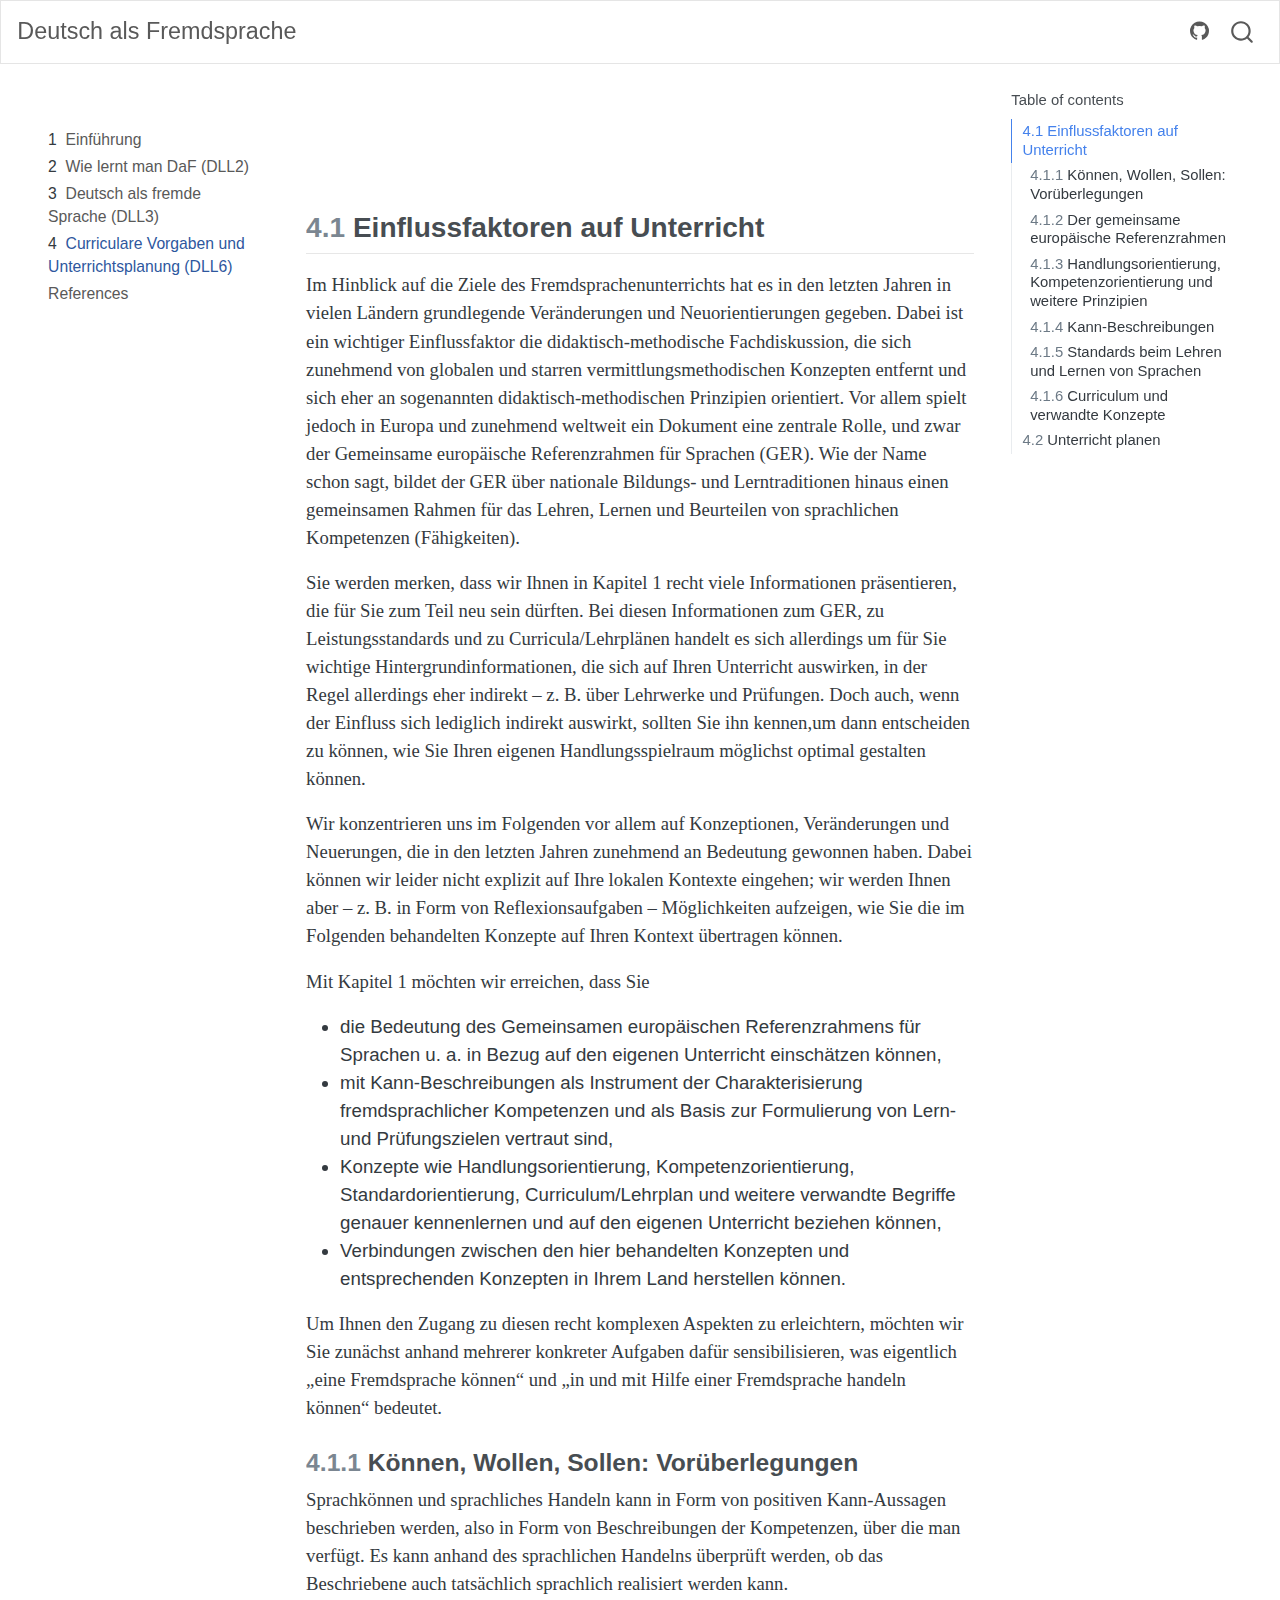
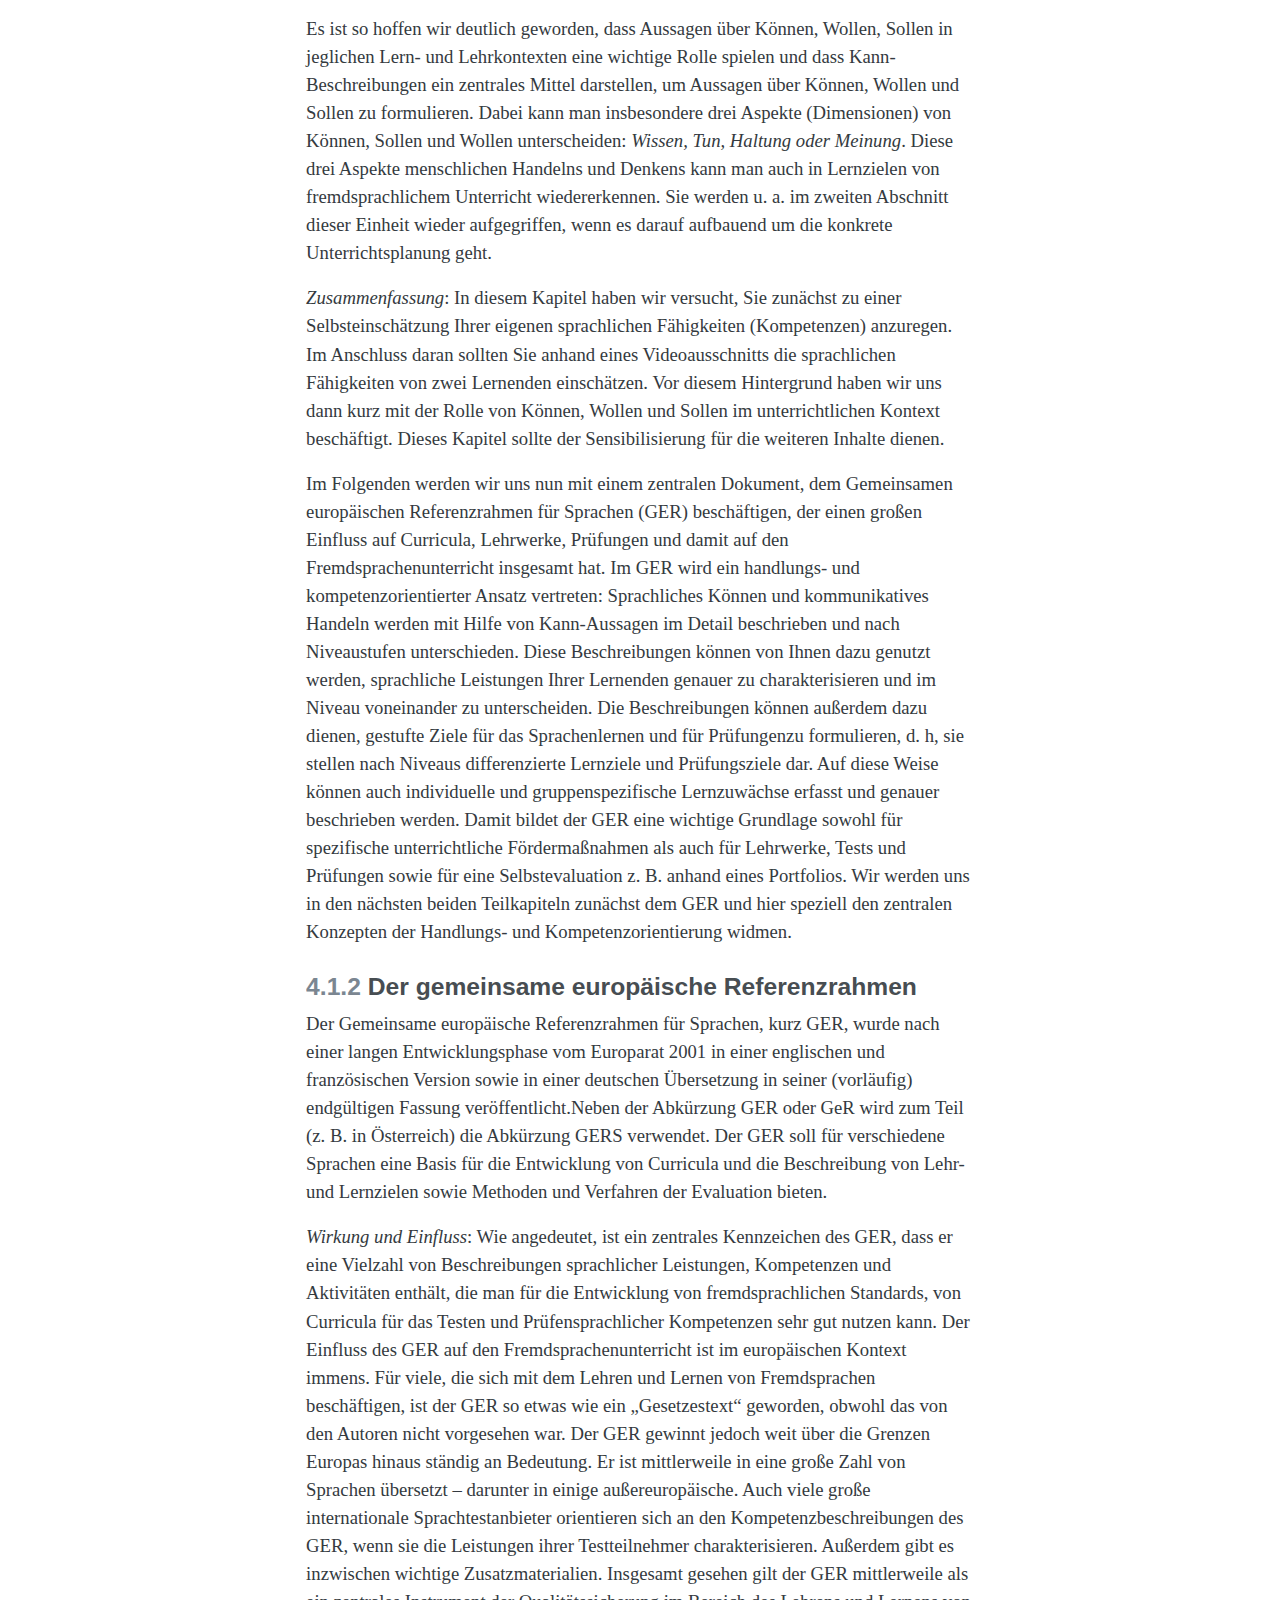
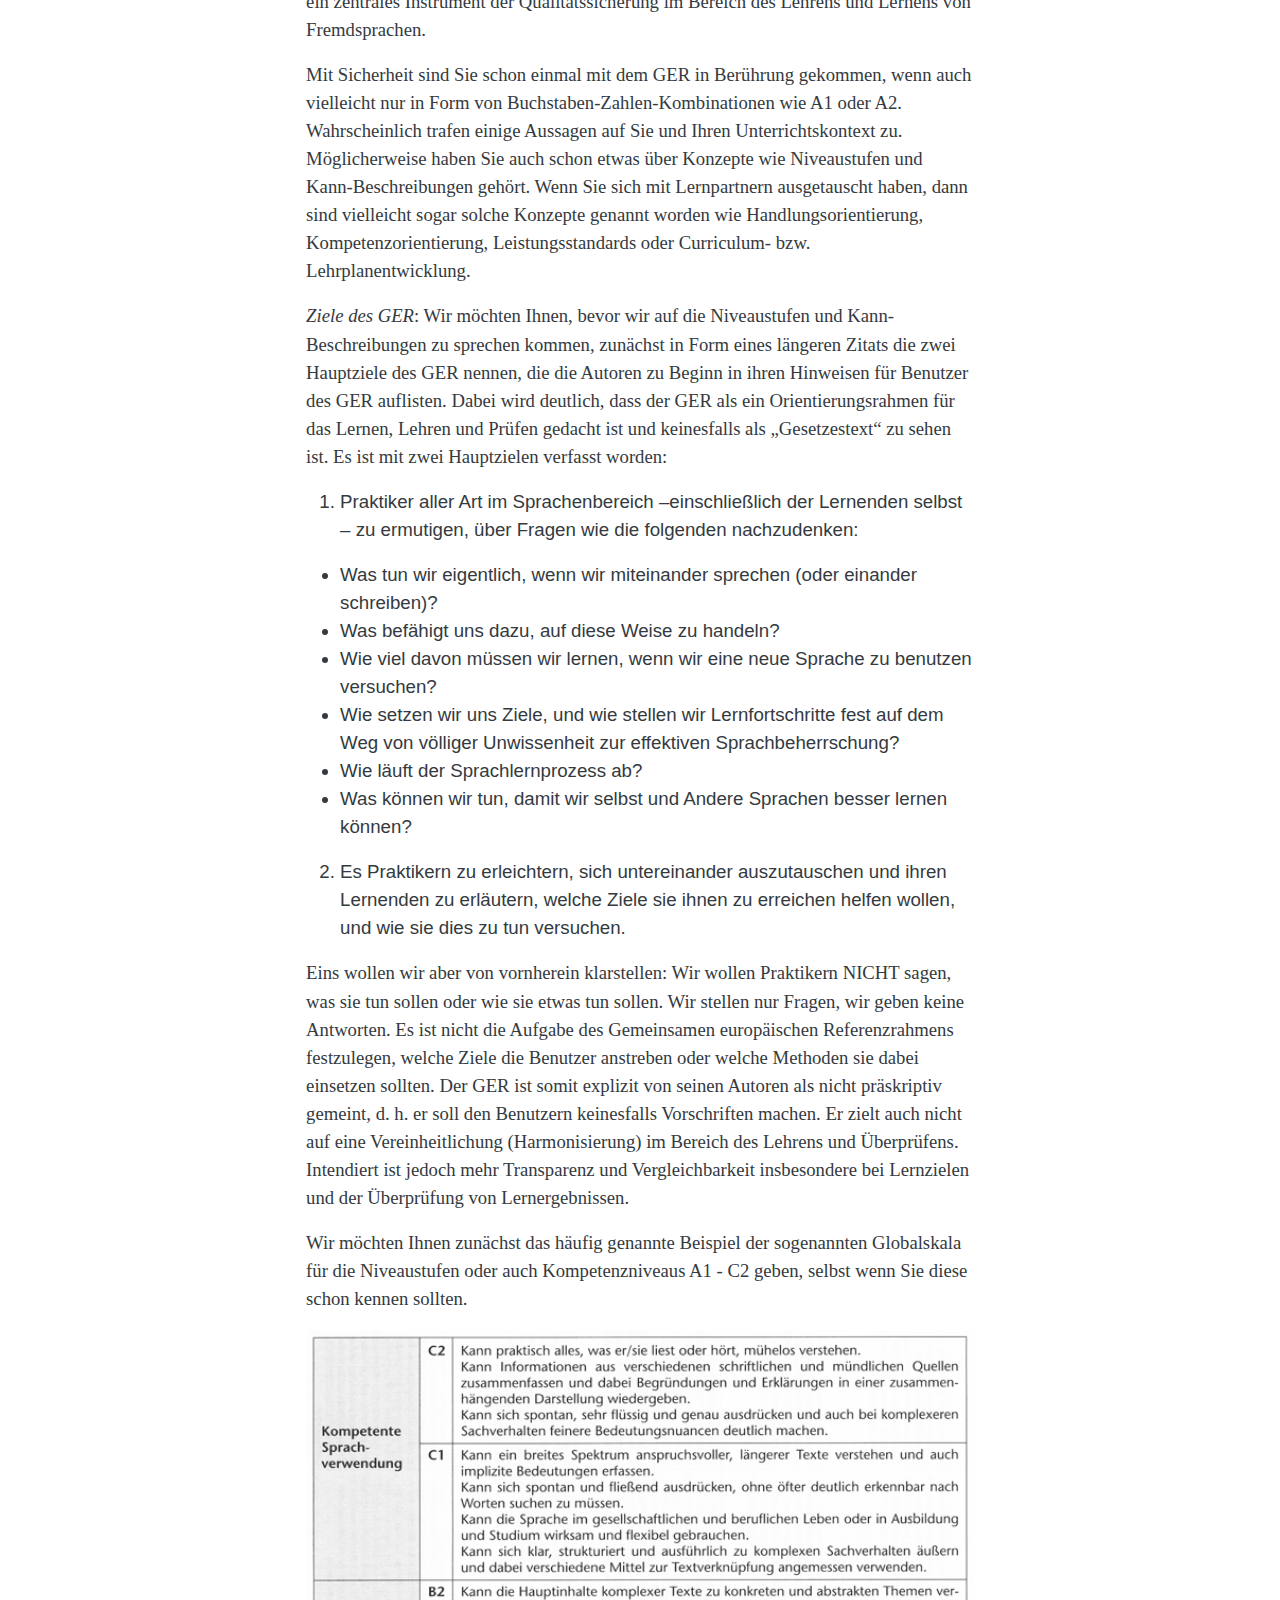
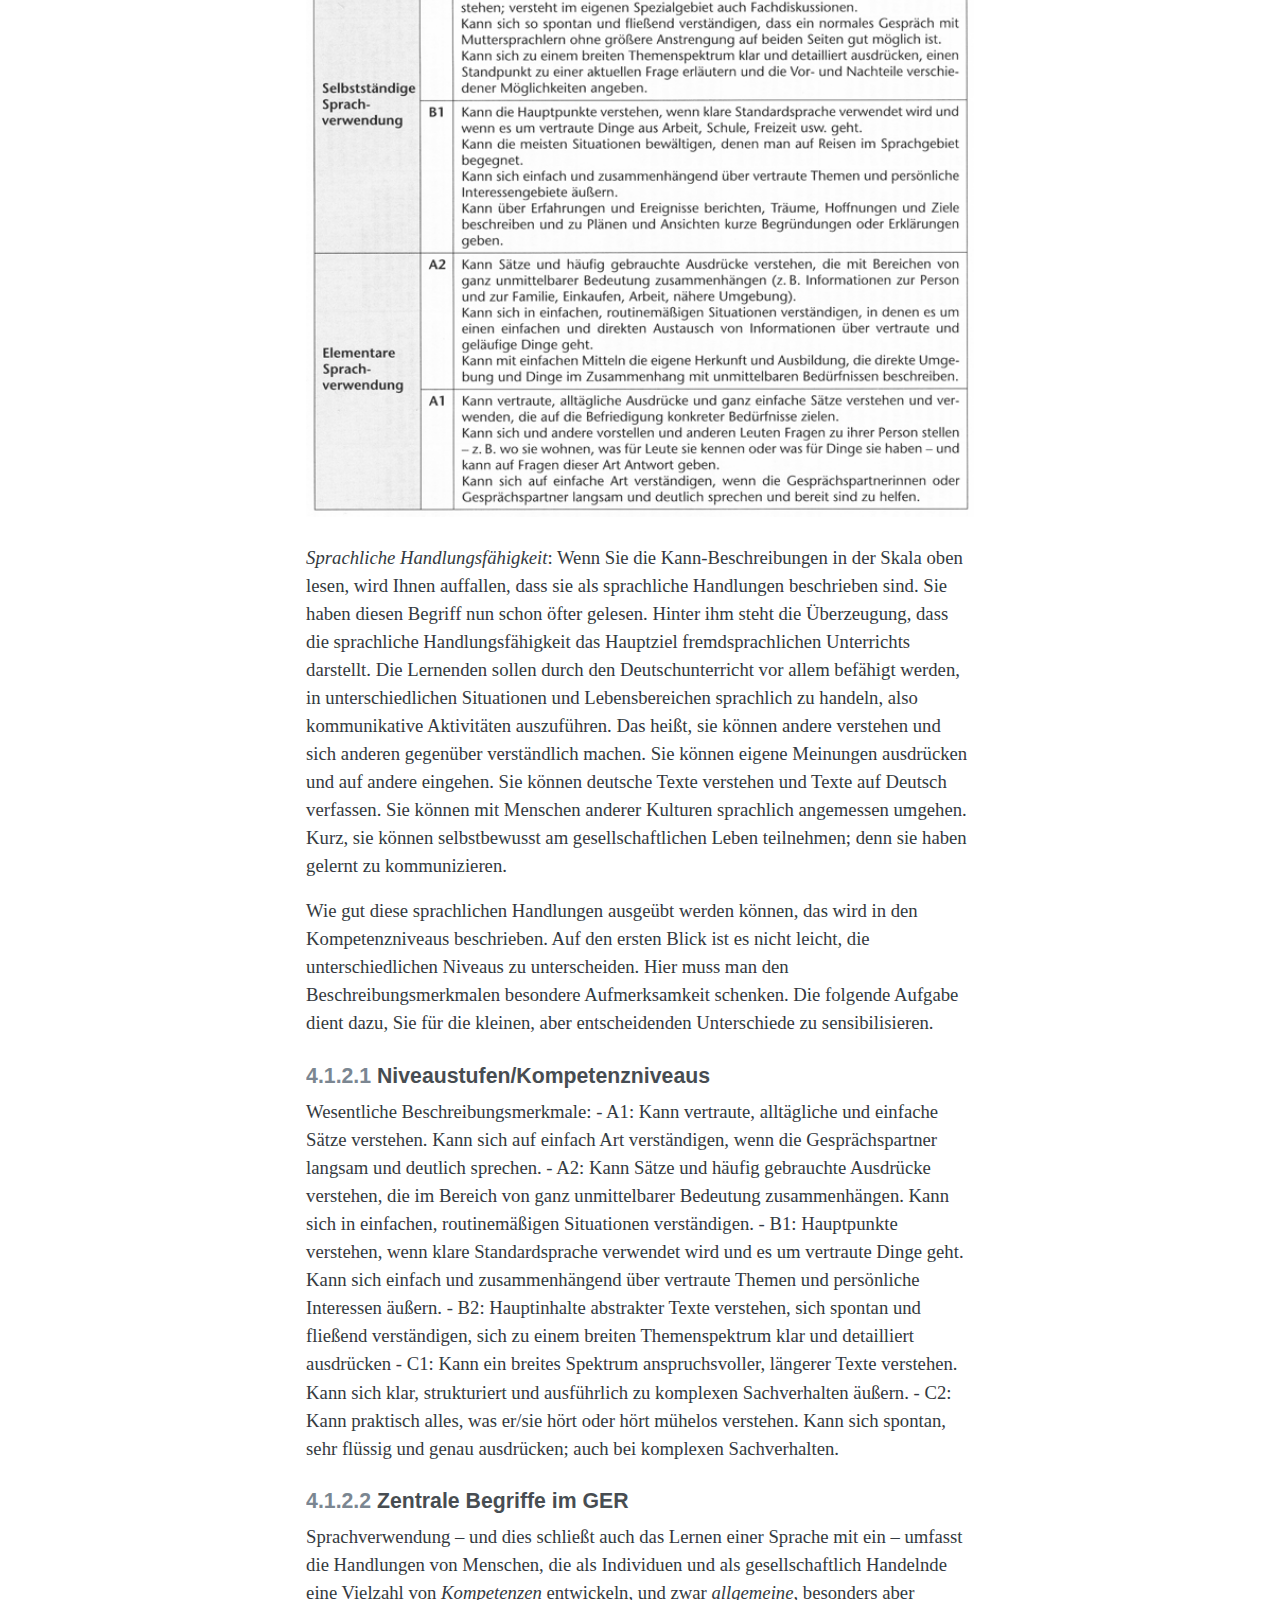
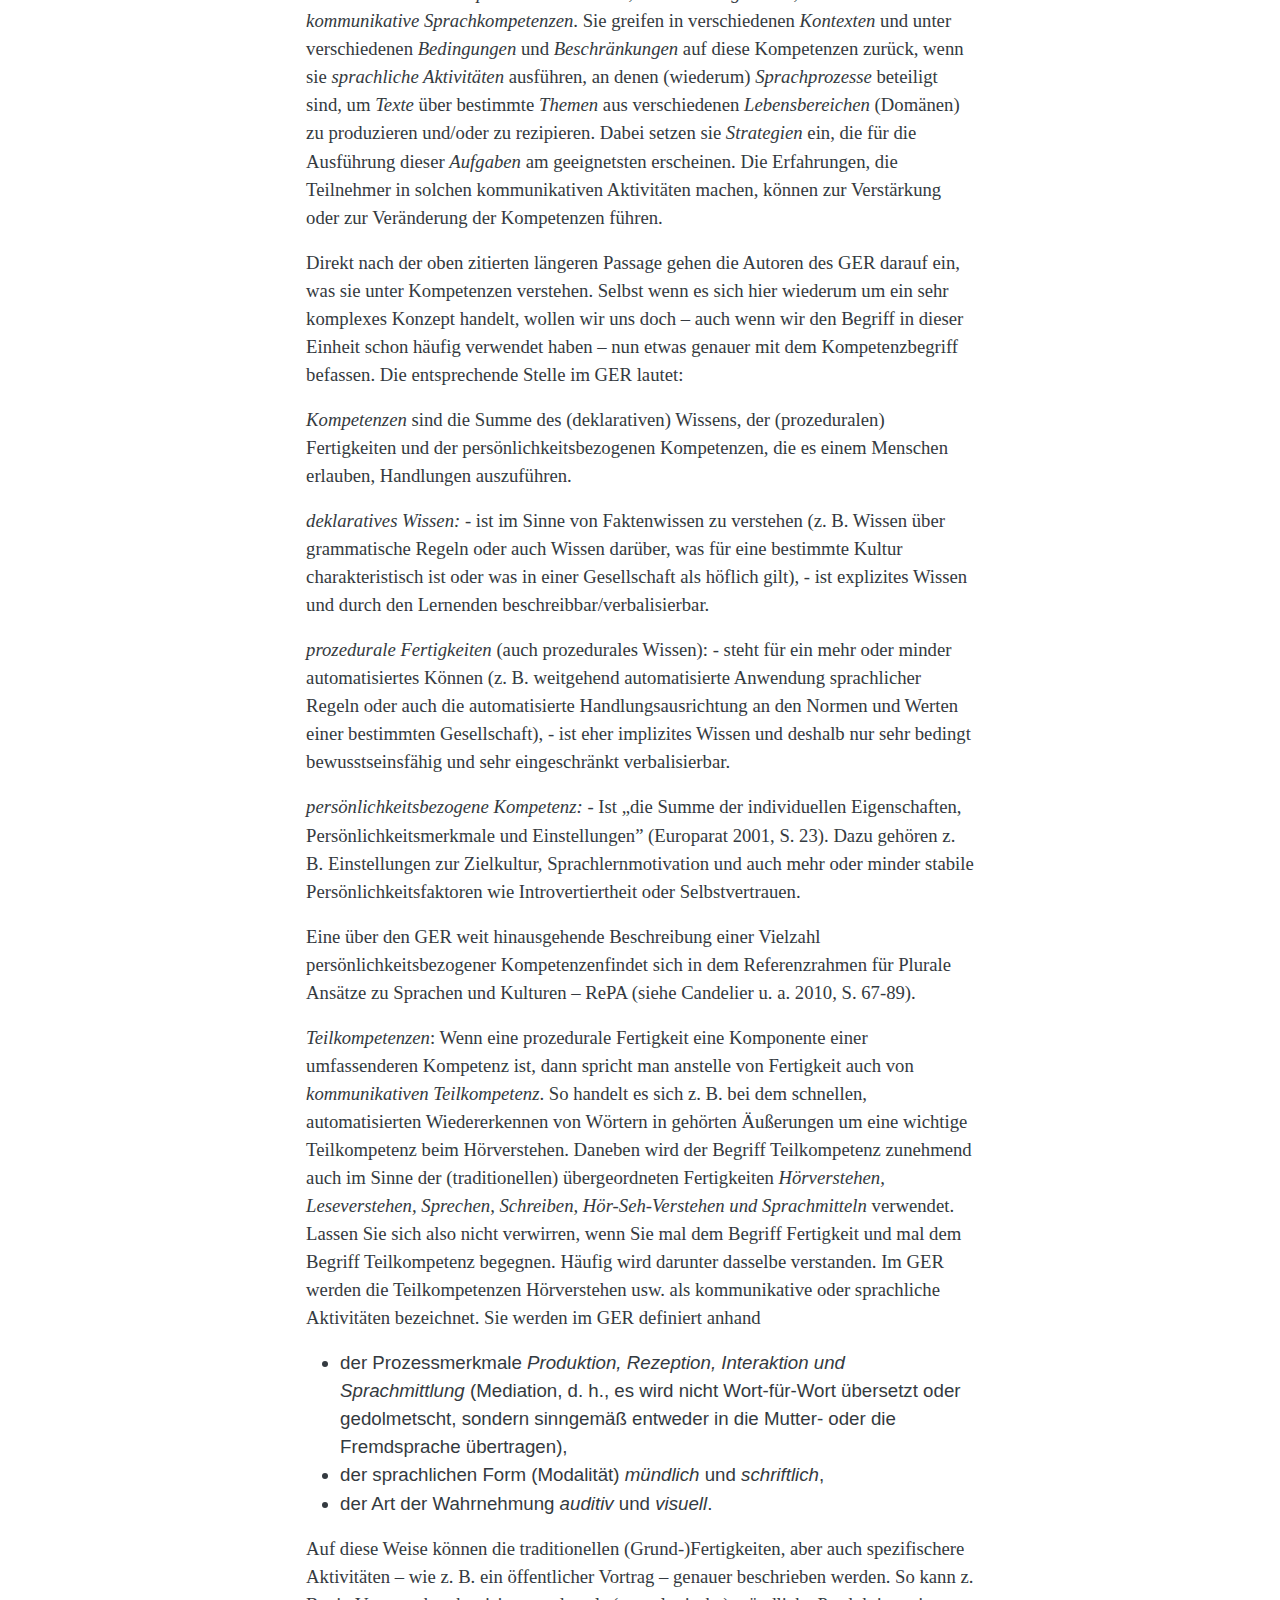
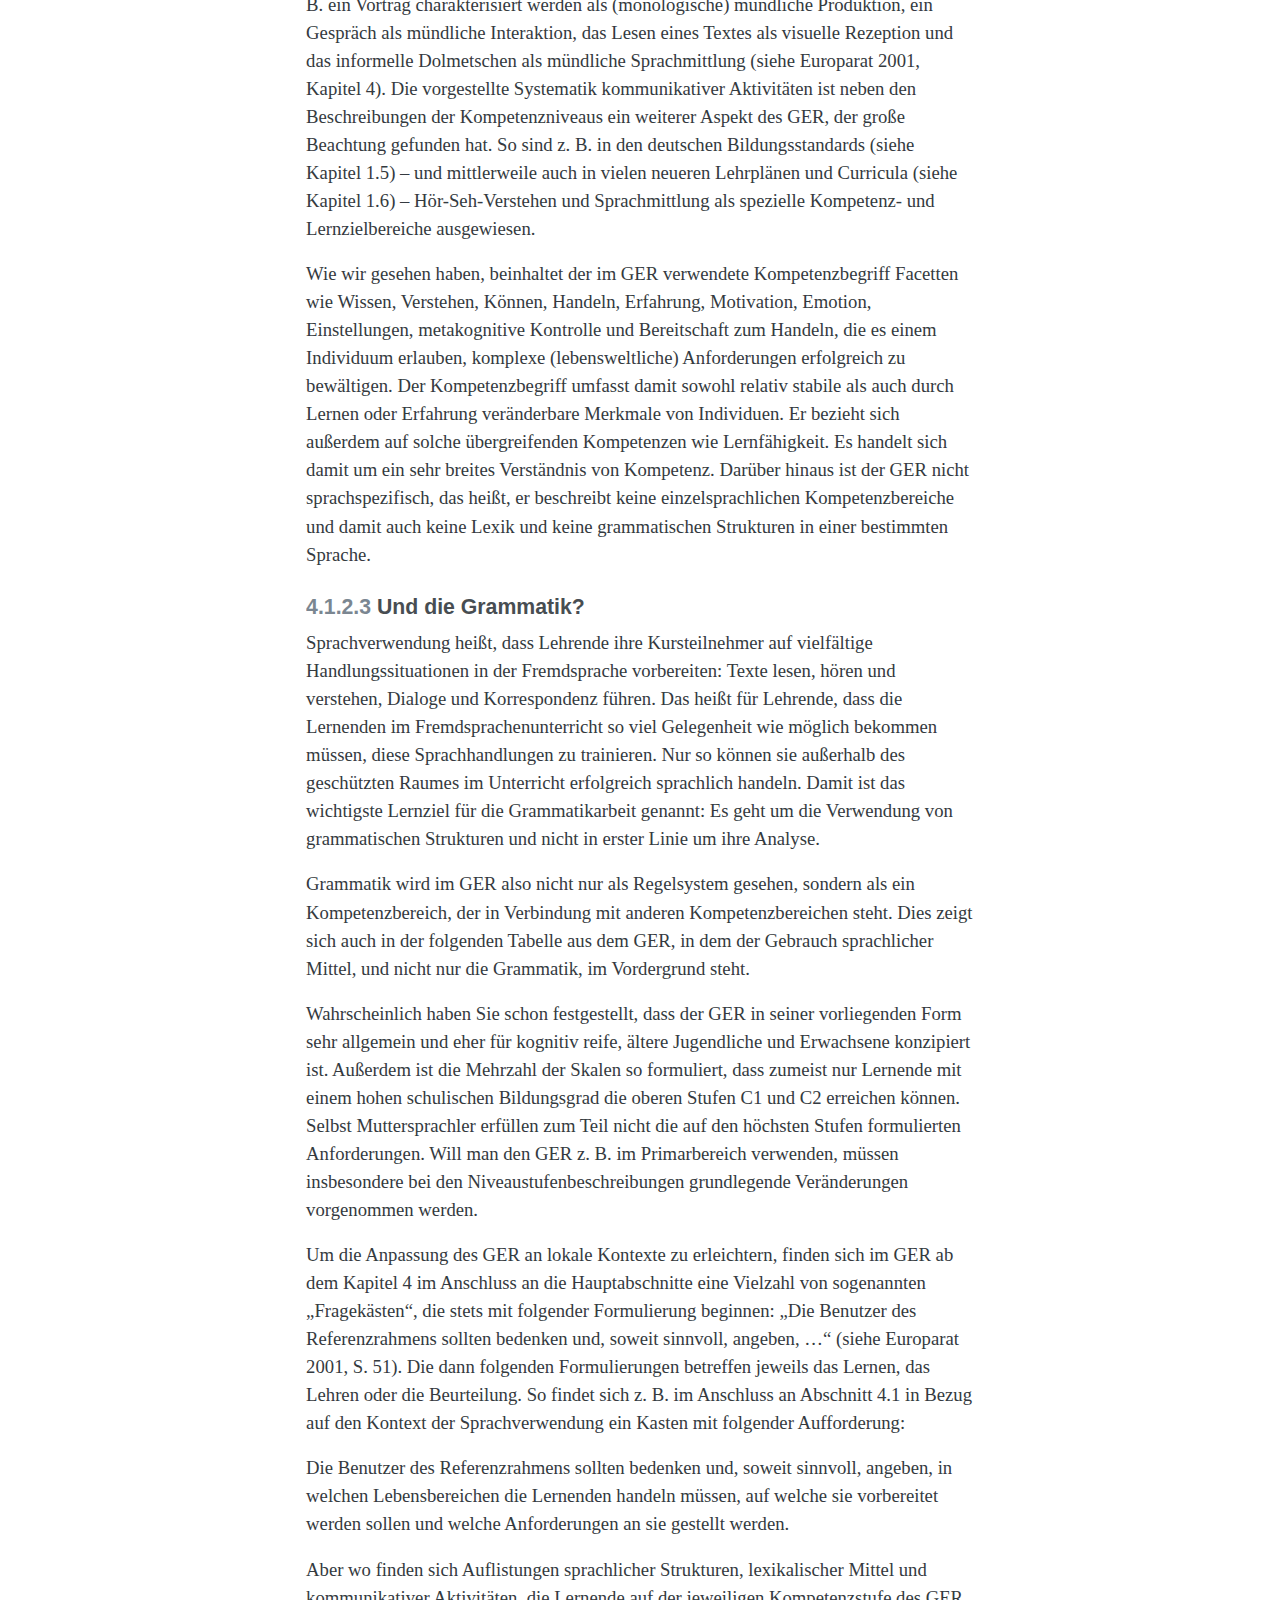
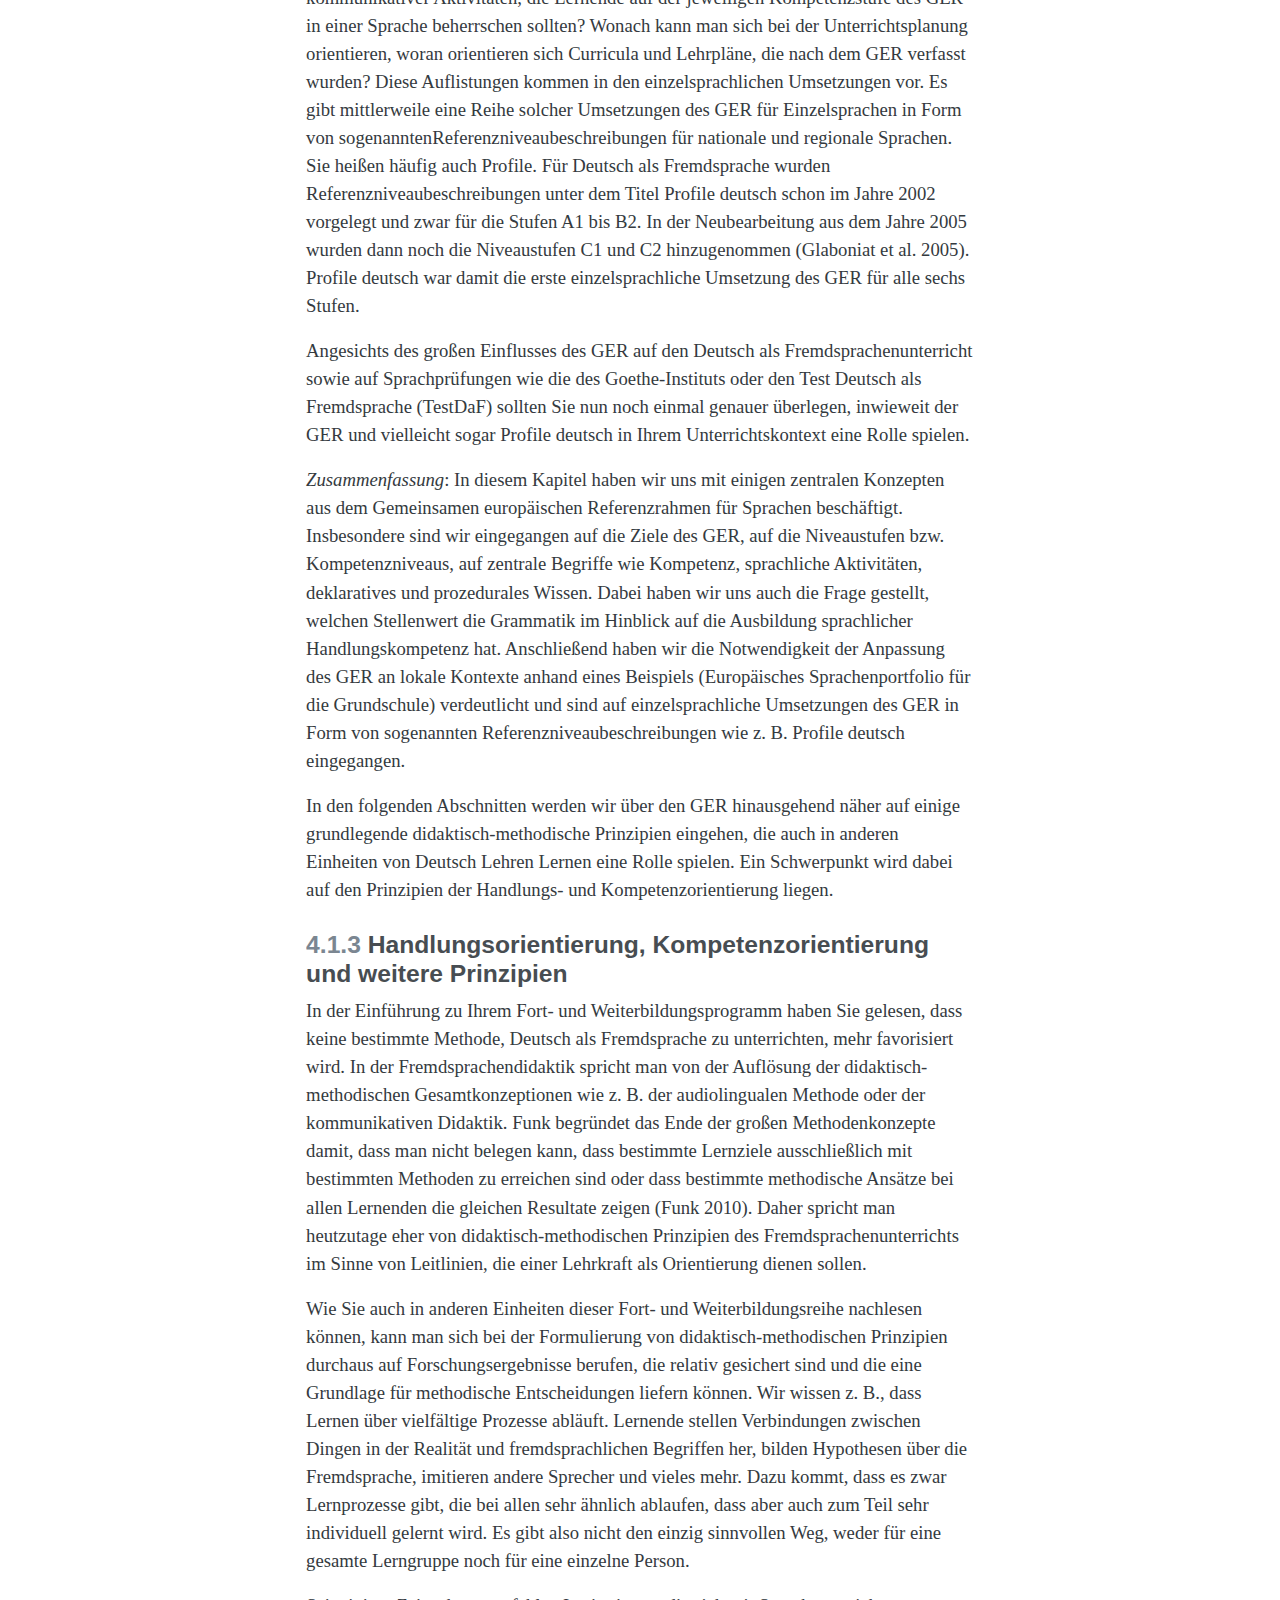
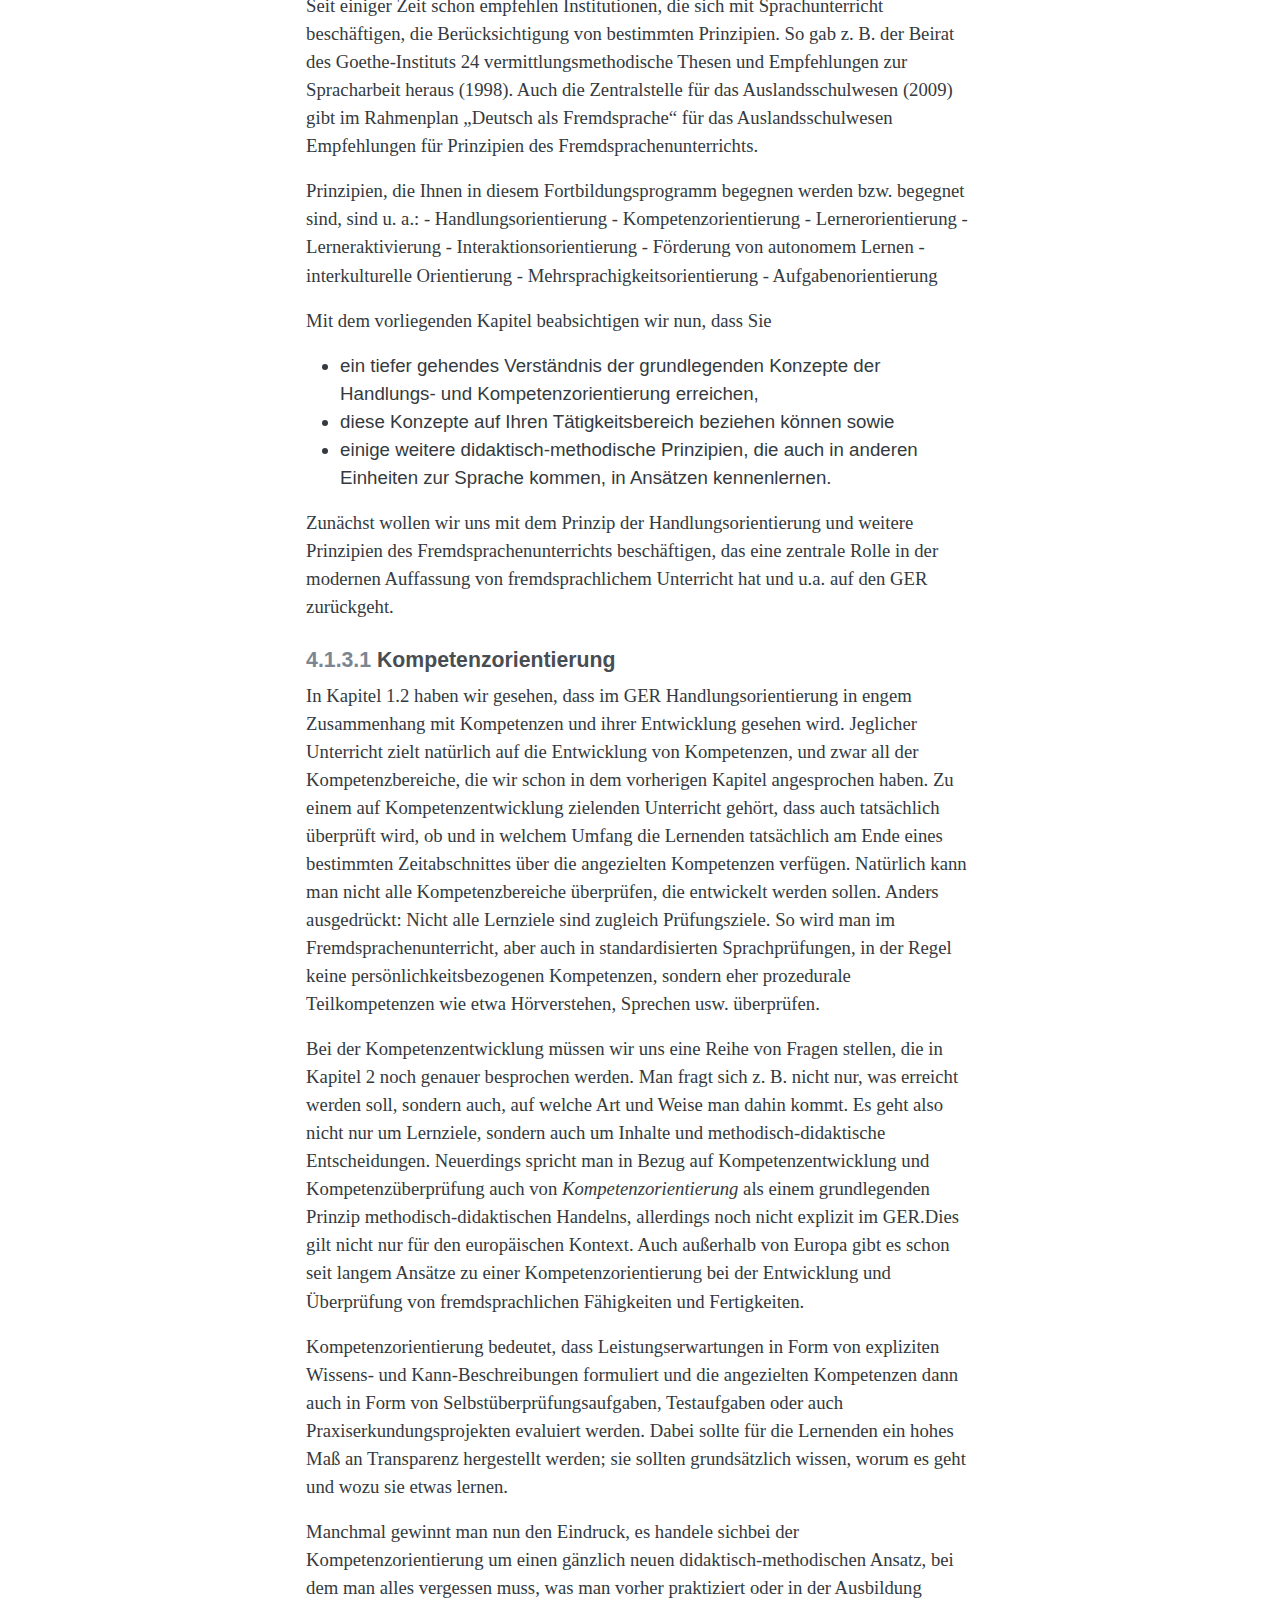
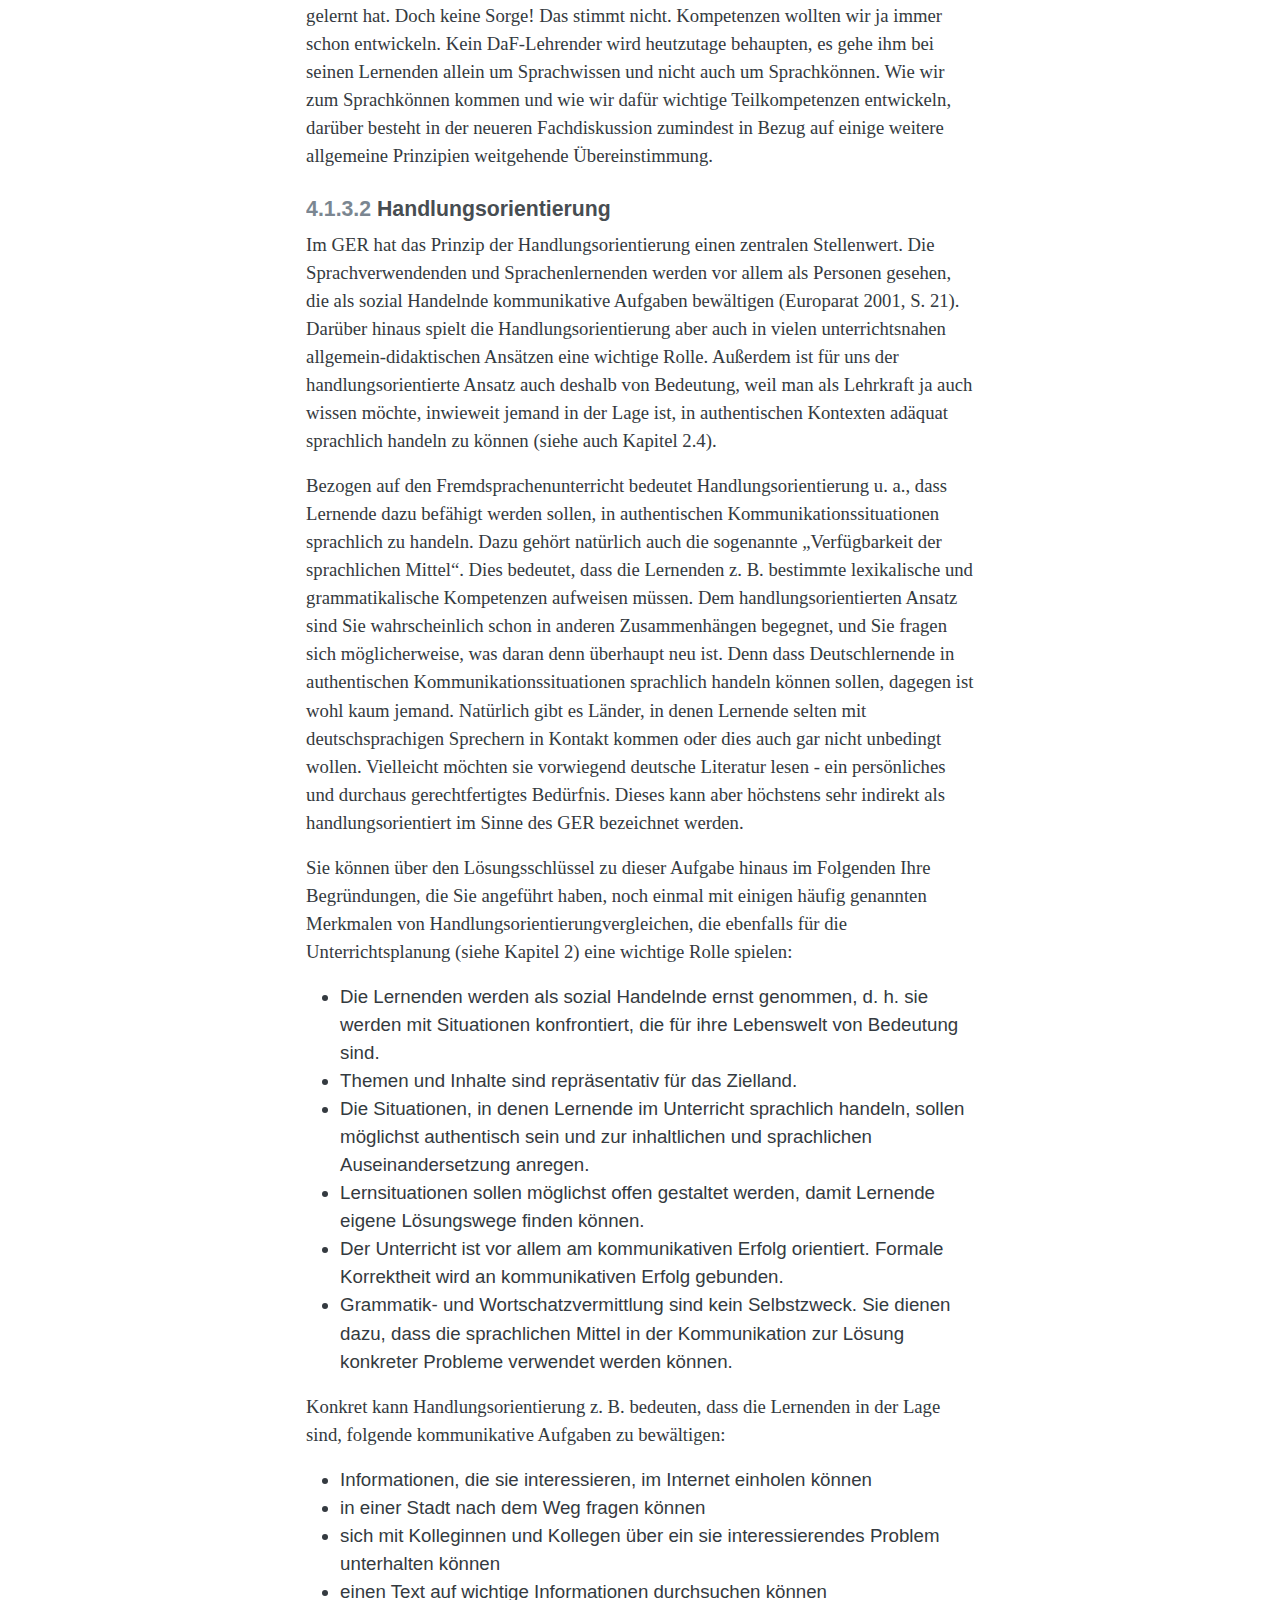
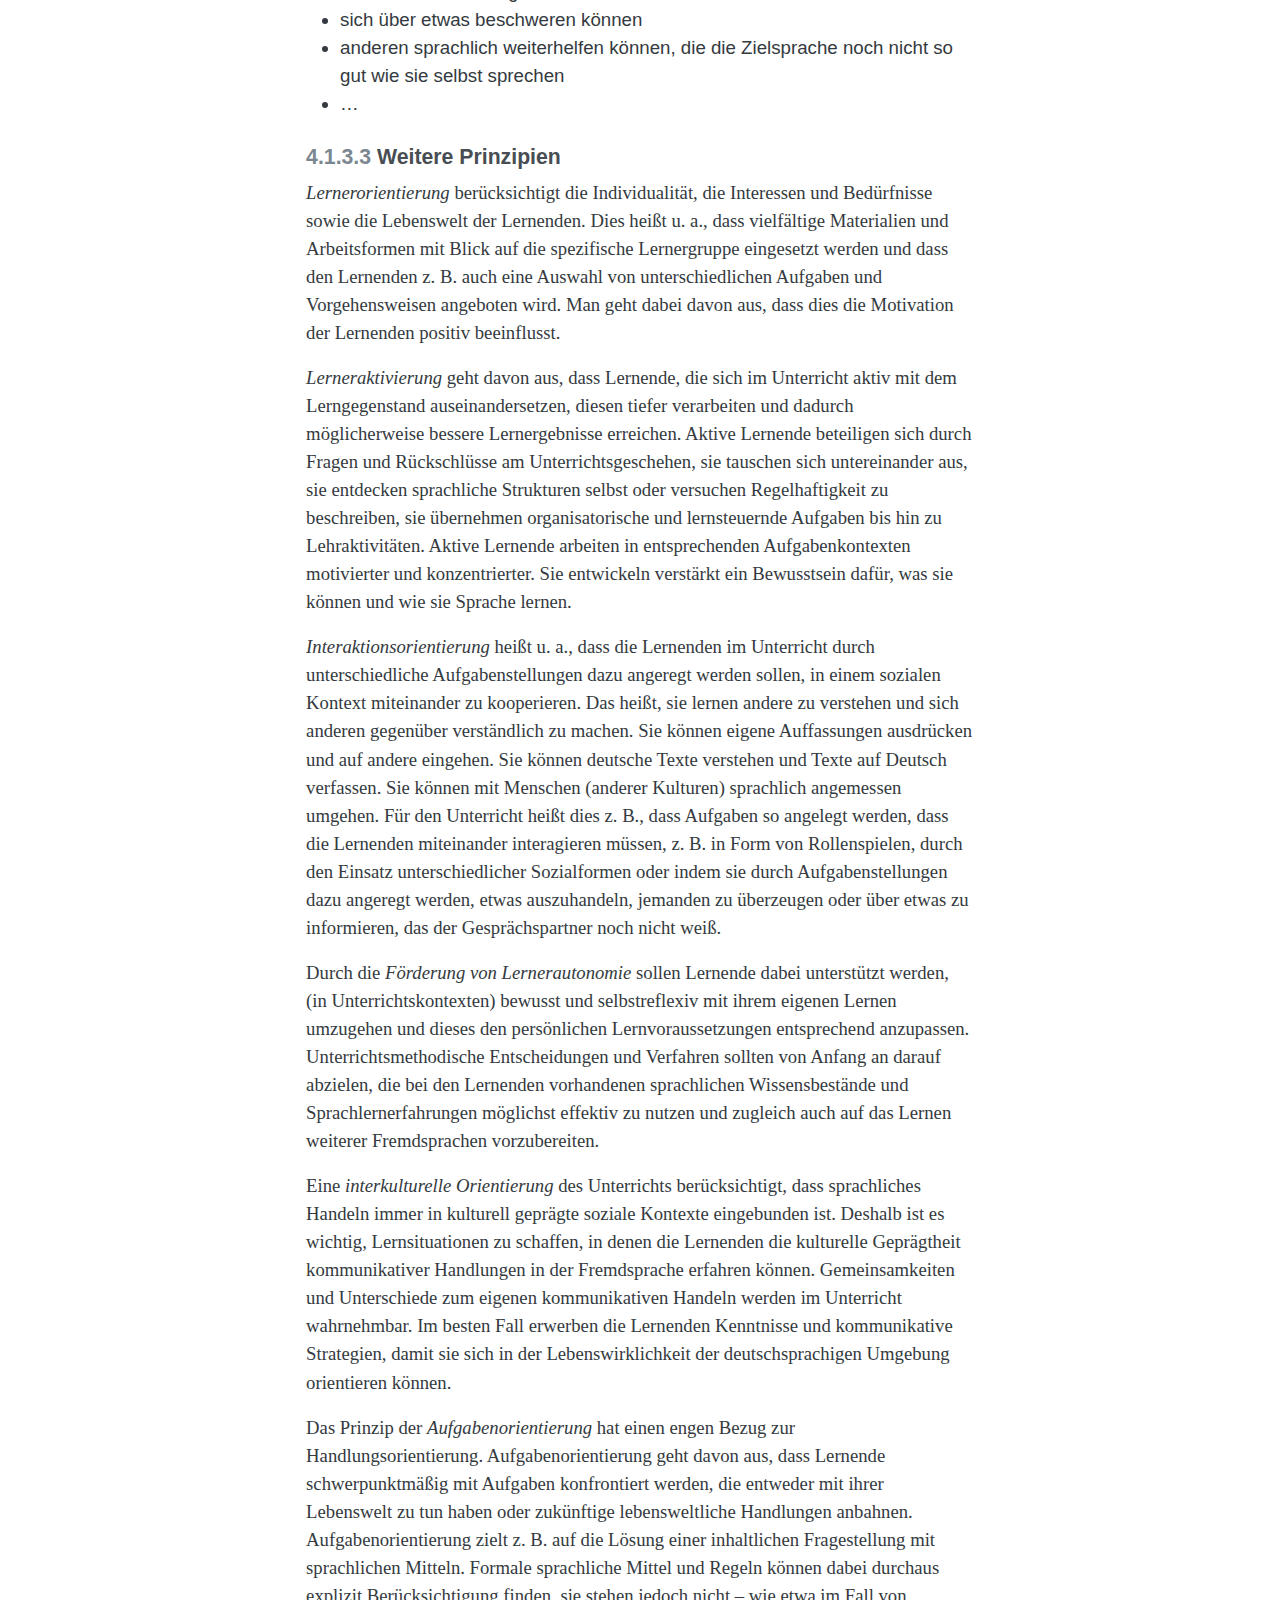
<file: docs/dll6.html>
<!DOCTYPE html>
<html xmlns="http://www.w3.org/1999/xhtml" lang="en" xml:lang="en"><head>

<meta charset="utf-8">
<meta name="generator" content="quarto-1.3.450">

<meta name="viewport" content="width=device-width, initial-scale=1.0, user-scalable=yes">


<title>Deutsch als Fremdsprache - 4&nbsp; Curriculare Vorgaben und Unterrichtsplanung (DLL6)</title>
<style>
code{white-space: pre-wrap;}
span.smallcaps{font-variant: small-caps;}
div.columns{display: flex; gap: min(4vw, 1.5em);}
div.column{flex: auto; overflow-x: auto;}
div.hanging-indent{margin-left: 1.5em; text-indent: -1.5em;}
ul.task-list{list-style: none;}
ul.task-list li input[type="checkbox"] {
  width: 0.8em;
  margin: 0 0.8em 0.2em -1em; /* quarto-specific, see https://github.com/quarto-dev/quarto-cli/issues/4556 */ 
  vertical-align: middle;
}
</style>


<script src="site_libs/quarto-nav/quarto-nav.js"></script>
<script src="site_libs/quarto-nav/headroom.min.js"></script>
<script src="site_libs/clipboard/clipboard.min.js"></script>
<script src="site_libs/quarto-search/autocomplete.umd.js"></script>
<script src="site_libs/quarto-search/fuse.min.js"></script>
<script src="site_libs/quarto-search/quarto-search.js"></script>
<meta name="quarto:offset" content="./">
<link href="./references.html" rel="next">
<link href="./dll3.html" rel="prev">
<script src="site_libs/quarto-html/quarto.js"></script>
<script src="site_libs/quarto-html/popper.min.js"></script>
<script src="site_libs/quarto-html/tippy.umd.min.js"></script>
<script src="site_libs/quarto-html/anchor.min.js"></script>
<link href="site_libs/quarto-html/tippy.css" rel="stylesheet">
<link href="site_libs/quarto-html/quarto-syntax-highlighting.css" rel="stylesheet" id="quarto-text-highlighting-styles">
<script src="site_libs/bootstrap/bootstrap.min.js"></script>
<link href="site_libs/bootstrap/bootstrap-icons.css" rel="stylesheet">
<link href="site_libs/bootstrap/bootstrap.min.css" rel="stylesheet" id="quarto-bootstrap" data-mode="light">
<script id="quarto-search-options" type="application/json">{
  "location": "navbar",
  "copy-button": false,
  "collapse-after": 3,
  "panel-placement": "end",
  "type": "overlay",
  "limit": 20,
  "language": {
    "search-no-results-text": "No results",
    "search-matching-documents-text": "matching documents",
    "search-copy-link-title": "Copy link to search",
    "search-hide-matches-text": "Hide additional matches",
    "search-more-match-text": "more match in this document",
    "search-more-matches-text": "more matches in this document",
    "search-clear-button-title": "Clear",
    "search-detached-cancel-button-title": "Cancel",
    "search-submit-button-title": "Submit",
    "search-label": "Search"
  }
}</script>
</head><body class="nav-sidebar floating nav-fixed"><div id="progress-bar" style="width: 0%; height:2px; background-color: rgb(89 127 235);; position: fixed; top: 0px; z-index: 2000;"></div>

<script id="progressbar" type="text/javascript">

document.addEventListener("DOMContentLoaded", function() {

    const bar = document.querySelector('#progress-bar');
    const post = document.querySelector('#quarto-content');
    const html = document.documentElement;
    
    const height = post.scrollHeight + post.offsetTop;
    
    window.addEventListener('scroll', () => {
        bar.style.width = (html.scrollTop / (height- html.clientHeight)) * 100 + '%';
    });
});
</script>


<link rel="stylesheet" href="styles.css">




<div id="quarto-search-results"></div>
  <header id="quarto-header" class="headroom fixed-top">
    <nav class="navbar navbar-expand-lg navbar-dark ">
      <div class="navbar-container container-fluid">
      <div class="navbar-brand-container">
    <a class="navbar-brand" href="./index.html">
    <span class="navbar-title">Deutsch als Fremdsprache</span>
    </a>
  </div>
            <div id="quarto-search" class="" title="Search"></div>
          <button class="navbar-toggler" type="button" data-bs-toggle="collapse" data-bs-target="#navbarCollapse" aria-controls="navbarCollapse" aria-expanded="false" aria-label="Toggle navigation" onclick="if (window.quartoToggleHeadroom) { window.quartoToggleHeadroom(); }">
  <span class="navbar-toggler-icon"></span>
</button>
          <div class="collapse navbar-collapse" id="navbarCollapse">
            <ul class="navbar-nav navbar-nav-scroll ms-auto">
  <li class="nav-item compact">
    <a class="nav-link" href="https://github.com/edgar-treischl/DaF_book" rel="" target=""><i class="bi bi-github" role="img" aria-label="GitHub">
</i> 
 <span class="menu-text"></span></a>
  </li>  
</ul>
            <div class="quarto-navbar-tools">
</div>
          </div> <!-- /navcollapse -->
      </div> <!-- /container-fluid -->
    </nav>
  <nav class="quarto-secondary-nav">
    <div class="container-fluid d-flex">
      <button type="button" class="quarto-btn-toggle btn" data-bs-toggle="collapse" data-bs-target="#quarto-sidebar,#quarto-sidebar-glass" aria-controls="quarto-sidebar" aria-expanded="false" aria-label="Toggle sidebar navigation" onclick="if (window.quartoToggleHeadroom) { window.quartoToggleHeadroom(); }">
        <i class="bi bi-layout-text-sidebar-reverse"></i>
      </button>
      <nav class="quarto-page-breadcrumbs" aria-label="breadcrumb"><ol class="breadcrumb"><li class="breadcrumb-item"><a href="./dll6.html"><span class="chapter-number">4</span>&nbsp; <span class="chapter-title">Curriculare Vorgaben und Unterrichtsplanung (DLL6)</span></a></li></ol></nav>
      <a class="flex-grow-1" role="button" data-bs-toggle="collapse" data-bs-target="#quarto-sidebar,#quarto-sidebar-glass" aria-controls="quarto-sidebar" aria-expanded="false" aria-label="Toggle sidebar navigation" onclick="if (window.quartoToggleHeadroom) { window.quartoToggleHeadroom(); }">      
      </a>
      <button type="button" class="btn quarto-search-button" aria-label="" onclick="window.quartoOpenSearch();">
        <i class="bi bi-search"></i>
      </button>
    </div>
  </nav>
</header>
<!-- content -->
<div id="quarto-content" class="quarto-container page-columns page-rows-contents page-layout-article page-navbar">
<!-- sidebar -->
  <nav id="quarto-sidebar" class="sidebar collapse collapse-horizontal sidebar-navigation floating overflow-auto">
        <div class="mt-2 flex-shrink-0 align-items-center">
        <div class="sidebar-search">
        <div id="quarto-search" class="" title="Search"></div>
        </div>
        </div>
    <div class="sidebar-menu-container"> 
    <ul class="list-unstyled mt-1">
        <li class="sidebar-item">
  <div class="sidebar-item-container"> 
  <a href="./index.html" class="sidebar-item-text sidebar-link">
 <span class="menu-text"><span class="chapter-number">1</span>&nbsp; <span class="chapter-title">Einführung</span></span></a>
  </div>
</li>
        <li class="sidebar-item">
  <div class="sidebar-item-container"> 
  <a href="./dll2.html" class="sidebar-item-text sidebar-link">
 <span class="menu-text"><span class="chapter-number">2</span>&nbsp; <span class="chapter-title">Wie lernt man DaF (DLL2)</span></span></a>
  </div>
</li>
        <li class="sidebar-item">
  <div class="sidebar-item-container"> 
  <a href="./dll3.html" class="sidebar-item-text sidebar-link">
 <span class="menu-text"><span class="chapter-number">3</span>&nbsp; <span class="chapter-title">Deutsch als fremde Sprache (DLL3)</span></span></a>
  </div>
</li>
        <li class="sidebar-item">
  <div class="sidebar-item-container"> 
  <a href="./dll6.html" class="sidebar-item-text sidebar-link active">
 <span class="menu-text"><span class="chapter-number">4</span>&nbsp; <span class="chapter-title">Curriculare Vorgaben und Unterrichtsplanung (DLL6)</span></span></a>
  </div>
</li>
        <li class="sidebar-item">
  <div class="sidebar-item-container"> 
  <a href="./references.html" class="sidebar-item-text sidebar-link">
 <span class="menu-text">References</span></a>
  </div>
</li>
    </ul>
    </div>
</nav>
<div id="quarto-sidebar-glass" data-bs-toggle="collapse" data-bs-target="#quarto-sidebar,#quarto-sidebar-glass"></div>
<!-- margin-sidebar -->
    <div id="quarto-margin-sidebar" class="sidebar margin-sidebar">
        <nav id="TOC" role="doc-toc" class="toc-active">
    <h2 id="toc-title">Table of contents</h2>
   
  <ul>
  <li><a href="#einflussfaktoren-auf-unterricht" id="toc-einflussfaktoren-auf-unterricht" class="nav-link active" data-scroll-target="#einflussfaktoren-auf-unterricht"><span class="header-section-number">4.1</span> Einflussfaktoren auf Unterricht</a>
  <ul class="collapse">
  <li><a href="#können-wollen-sollen-vorüberlegungen" id="toc-können-wollen-sollen-vorüberlegungen" class="nav-link" data-scroll-target="#können-wollen-sollen-vorüberlegungen"><span class="header-section-number">4.1.1</span> Können, Wollen, Sollen: Vorüberlegungen</a></li>
  <li><a href="#der-gemeinsame-europäische-referenzrahmen" id="toc-der-gemeinsame-europäische-referenzrahmen" class="nav-link" data-scroll-target="#der-gemeinsame-europäische-referenzrahmen"><span class="header-section-number">4.1.2</span> Der gemeinsame europäische Referenzrahmen</a></li>
  <li><a href="#handlungsorientierung-kompetenzorientierung-und-weitere-prinzipien" id="toc-handlungsorientierung-kompetenzorientierung-und-weitere-prinzipien" class="nav-link" data-scroll-target="#handlungsorientierung-kompetenzorientierung-und-weitere-prinzipien"><span class="header-section-number">4.1.3</span> Handlungsorientierung, Kompetenzorientierung und weitere Prinzipien</a></li>
  <li><a href="#kann-beschreibungen" id="toc-kann-beschreibungen" class="nav-link" data-scroll-target="#kann-beschreibungen"><span class="header-section-number">4.1.4</span> Kann-Beschreibungen</a></li>
  <li><a href="#standards-beim-lehren-und-lernen-von-sprachen" id="toc-standards-beim-lehren-und-lernen-von-sprachen" class="nav-link" data-scroll-target="#standards-beim-lehren-und-lernen-von-sprachen"><span class="header-section-number">4.1.5</span> Standards beim Lehren und Lernen von Sprachen</a></li>
  <li><a href="#curriculum-und-verwandte-konzepte" id="toc-curriculum-und-verwandte-konzepte" class="nav-link" data-scroll-target="#curriculum-und-verwandte-konzepte"><span class="header-section-number">4.1.6</span> Curriculum und verwandte Konzepte</a></li>
  </ul></li>
  <li><a href="#unterricht-planen" id="toc-unterricht-planen" class="nav-link" data-scroll-target="#unterricht-planen"><span class="header-section-number">4.2</span> Unterricht planen</a></li>
  </ul>
</nav>
    </div>
<!-- main -->
<main class="content" id="quarto-document-content">

<header id="title-block-header" class="quarto-title-block default">
<div class="quarto-title">
<h1 class="title"><span class="chapter-number">4</span>&nbsp; <span class="chapter-title">Curriculare Vorgaben und Unterrichtsplanung (DLL6)</span></h1>
</div>



<div class="quarto-title-meta">

    
  
    
  </div>
  

</header>

<section id="einflussfaktoren-auf-unterricht" class="level2" data-number="4.1">
<h2 data-number="4.1" class="anchored" data-anchor-id="einflussfaktoren-auf-unterricht"><span class="header-section-number">4.1</span> Einflussfaktoren auf Unterricht</h2>
<p>Im Hinblick auf die Ziele des Fremdsprachenunterrichts hat es in den letzten Jahren in vielen Ländern grundlegende Veränderungen und Neuorientierungen gegeben. Dabei ist ein wichtiger Einflussfaktor die didaktisch-methodische Fachdiskussion, die sich zunehmend von globalen und starren vermittlungsmethodischen Konzepten entfernt und sich eher an sogenannten didaktisch-methodischen Prinzipien orientiert. Vor allem spielt jedoch in Europa und zunehmend weltweit ein Dokument eine zentrale Rolle, und zwar der Gemeinsame europäische Referenzrahmen für Sprachen (GER). Wie der Name schon sagt, bildet der GER über nationale Bildungs- und Lerntraditionen hinaus einen gemeinsamen Rahmen für das Lehren, Lernen und Beurteilen von sprachlichen Kompetenzen (Fähigkeiten).</p>
<p>Sie werden merken, dass wir Ihnen in Kapitel 1 recht viele Informationen präsentieren, die für Sie zum Teil neu sein dürften. Bei diesen Informationen zum GER, zu Leistungsstandards und zu Curricula/Lehrplänen handelt es sich allerdings um für Sie wichtige Hintergrundinformationen, die sich auf Ihren Unterricht auswirken, in der Regel allerdings eher indirekt – z. B. über Lehrwerke und Prüfungen. Doch auch, wenn der Einfluss sich lediglich indirekt auswirkt, sollten Sie ihn kennen,um dann entscheiden zu können, wie Sie Ihren eigenen Handlungsspielraum möglichst optimal gestalten können.</p>
<p>Wir konzentrieren uns im Folgenden vor allem auf Konzeptionen, Veränderungen und Neuerungen, die in den letzten Jahren zunehmend an Bedeutung gewonnen haben. Dabei können wir leider nicht explizit auf Ihre lokalen Kontexte eingehen; wir werden Ihnen aber – z. B. in Form von Reflexionsaufgaben – Möglichkeiten aufzeigen, wie Sie die im Folgenden behandelten Konzepte auf Ihren Kontext übertragen können.</p>
<p>Mit Kapitel 1 möchten wir erreichen, dass Sie</p>
<ul>
<li>die Bedeutung des Gemeinsamen europäischen Referenzrahmens für Sprachen u. a. in Bezug auf den eigenen Unterricht einschätzen können,</li>
<li>mit Kann-Beschreibungen als Instrument der Charakterisierung fremdsprachlicher Kompetenzen und als Basis zur Formulierung von Lern- und Prüfungszielen vertraut sind,</li>
<li>Konzepte wie Handlungsorientierung, Kompetenzorientierung, Standardorientierung, Curriculum/Lehrplan und weitere verwandte Begriffe genauer kennenlernen und auf den eigenen Unterricht beziehen können,</li>
<li>Verbindungen zwischen den hier behandelten Konzepten und entsprechenden Konzepten in Ihrem Land herstellen können.</li>
</ul>
<p>Um Ihnen den Zugang zu diesen recht komplexen Aspekten zu erleichtern, möchten wir Sie zunächst anhand mehrerer konkreter Aufgaben dafür sensibilisieren, was eigentlich „eine Fremdsprache können“ und „in und mit Hilfe einer Fremdsprache handeln können“ bedeutet.</p>
<section id="können-wollen-sollen-vorüberlegungen" class="level3" data-number="4.1.1">
<h3 data-number="4.1.1" class="anchored" data-anchor-id="können-wollen-sollen-vorüberlegungen"><span class="header-section-number">4.1.1</span> Können, Wollen, Sollen: Vorüberlegungen</h3>
<p>Sprachkönnen und sprachliches Handeln kann in Form von positiven Kann-Aussagen beschrieben werden, also in Form von Beschreibungen der Kompetenzen, über die man verfügt. Es kann anhand des sprachlichen Handelns überprüft werden, ob das Beschriebene auch tatsächlich sprachlich realisiert werden kann.</p>
<p>Es ist so hoffen wir deutlich geworden, dass Aussagen über Können, Wollen, Sollen in jeglichen Lern- und Lehrkontexten eine wichtige Rolle spielen und dass Kann-Beschreibungen ein zentrales Mittel darstellen, um Aussagen über Können, Wollen und Sollen zu formulieren. Dabei kann man insbesondere drei Aspekte (Dimensionen) von Können, Sollen und Wollen unterscheiden: <em>Wissen, Tun, Haltung oder Meinung</em>. Diese drei Aspekte menschlichen Handelns und Denkens kann man auch in Lernzielen von fremdsprachlichem Unterricht wiedererkennen. Sie werden u. a. im zweiten Abschnitt dieser Einheit wieder aufgegriffen, wenn es darauf aufbauend um die konkrete Unterrichtsplanung geht.</p>
<p><em>Zusammenfassung</em>: In diesem Kapitel haben wir versucht, Sie zunächst zu einer Selbsteinschätzung Ihrer eigenen sprachlichen Fähigkeiten (Kompetenzen) anzuregen. Im Anschluss daran sollten Sie anhand eines Videoausschnitts die sprachlichen Fähigkeiten von zwei Lernenden einschätzen. Vor diesem Hintergrund haben wir uns dann kurz mit der Rolle von Können, Wollen und Sollen im unterrichtlichen Kontext beschäftigt. Dieses Kapitel sollte der Sensibilisierung für die weiteren Inhalte dienen.</p>
<p>Im Folgenden werden wir uns nun mit einem zentralen Dokument, dem Gemeinsamen europäischen Referenzrahmen für Sprachen (GER) beschäftigen, der einen großen Einfluss auf Curricula, Lehrwerke, Prüfungen und damit auf den Fremdsprachenunterricht insgesamt hat. Im GER wird ein handlungs- und kompetenzorientierter Ansatz vertreten: Sprachliches Können und kommunikatives Handeln werden mit Hilfe von Kann-Aussagen im Detail beschrieben und nach Niveaustufen unterschieden. Diese Beschreibungen können von Ihnen dazu genutzt werden, sprachliche Leistungen Ihrer Lernenden genauer zu charakterisieren und im Niveau voneinander zu unterscheiden. Die Beschreibungen können außerdem dazu dienen, gestufte Ziele für das Sprachenlernen und für Prüfungenzu formulieren, d.&nbsp;h, sie stellen nach Niveaus differenzierte Lernziele und Prüfungsziele dar. Auf diese Weise können auch individuelle und gruppenspezifische Lernzuwächse erfasst und genauer beschrieben werden. Damit bildet der GER eine wichtige Grundlage sowohl für spezifische unterrichtliche Fördermaßnahmen als auch für Lehrwerke, Tests und Prüfungen sowie für eine Selbstevaluation z. B. anhand eines Portfolios. Wir werden uns in den nächsten beiden Teilkapiteln zunächst dem GER und hier speziell den zentralen Konzepten der Handlungs- und Kompetenzorientierung widmen.</p>
</section>
<section id="der-gemeinsame-europäische-referenzrahmen" class="level3" data-number="4.1.2">
<h3 data-number="4.1.2" class="anchored" data-anchor-id="der-gemeinsame-europäische-referenzrahmen"><span class="header-section-number">4.1.2</span> Der gemeinsame europäische Referenzrahmen</h3>
<p>Der Gemeinsame europäische Referenzrahmen für Sprachen, kurz GER, wurde nach einer langen Entwicklungsphase vom Europarat 2001 in einer englischen und französischen Version sowie in einer deutschen Übersetzung in seiner (vorläufig) endgültigen Fassung veröffentlicht.Neben der Abkürzung GER oder GeR wird zum Teil (z. B. in Österreich) die Abkürzung GERS verwendet. Der GER soll für verschiedene Sprachen eine Basis für die Entwicklung von Curricula und die Beschreibung von Lehr- und Lernzielen sowie Methoden und Verfahren der Evaluation bieten.</p>
<p><em>Wirkung und Einfluss</em>: Wie angedeutet, ist ein zentrales Kennzeichen des GER, dass er eine Vielzahl von Beschreibungen sprachlicher Leistungen, Kompetenzen und Aktivitäten enthält, die man für die Entwicklung von fremdsprachlichen Standards, von Curricula für das Testen und Prüfensprachlicher Kompetenzen sehr gut nutzen kann. Der Einfluss des GER auf den Fremdsprachenunterricht ist im europäischen Kontext immens. Für viele, die sich mit dem Lehren und Lernen von Fremdsprachen beschäftigen, ist der GER so etwas wie ein „Gesetzestext“ geworden, obwohl das von den Autoren nicht vorgesehen war. Der GER gewinnt jedoch weit über die Grenzen Europas hinaus ständig an Bedeutung. Er ist mittlerweile in eine große Zahl von Sprachen übersetzt – darunter in einige außereuropäische. Auch viele große internationale Sprachtestanbieter orientieren sich an den Kompetenzbeschreibungen des GER, wenn sie die Leistungen ihrer Testteilnehmer charakterisieren. Außerdem gibt es inzwischen wichtige Zusatzmaterialien. Insgesamt gesehen gilt der GER mittlerweile als ein zentrales Instrument der Qualitätssicherung im Bereich des Lehrens und Lernens von Fremdsprachen.</p>
<p>Mit Sicherheit sind Sie schon einmal mit dem GER in Berührung gekommen, wenn auch vielleicht nur in Form von Buchstaben-Zahlen-Kombinationen wie A1 oder A2. Wahrscheinlich trafen einige Aussagen auf Sie und Ihren Unterrichtskontext zu. Möglicherweise haben Sie auch schon etwas über Konzepte wie Niveaustufen und Kann-Beschreibungen gehört. Wenn Sie sich mit Lernpartnern ausgetauscht haben, dann sind vielleicht sogar solche Konzepte genannt worden wie Handlungsorientierung, Kompetenzorientierung, Leistungsstandards oder Curriculum- bzw. Lehrplanentwicklung.</p>
<p><em>Ziele des GER</em>: Wir möchten Ihnen, bevor wir auf die Niveaustufen und Kann-Beschreibungen zu sprechen kommen, zunächst in Form eines längeren Zitats die zwei Hauptziele des GER nennen, die die Autoren zu Beginn in ihren Hinweisen für Benutzer des GER auflisten. Dabei wird deutlich, dass der GER als ein Orientierungsrahmen für das Lernen, Lehren und Prüfen gedacht ist und keinesfalls als „Gesetzestext“ zu sehen ist. Es ist mit zwei Hauptzielen verfasst worden:</p>
<ol type="1">
<li>Praktiker aller Art im Sprachenbereich –einschließlich der Lernenden selbst – zu ermutigen, über Fragen wie die folgenden nachzudenken:</li>
</ol>
<ul>
<li>Was tun wir eigentlich, wenn wir miteinander sprechen (oder einander schreiben)?</li>
<li>Was befähigt uns dazu, auf diese Weise zu handeln?</li>
<li>Wie viel davon müssen wir lernen, wenn wir eine neue Sprache zu benutzen versuchen?</li>
<li>Wie setzen wir uns Ziele, und wie stellen wir Lernfortschritte fest auf dem Weg von völliger Unwissenheit zur effektiven Sprachbeherrschung?</li>
<li>Wie läuft der Sprachlernprozess ab?</li>
<li>Was können wir tun, damit wir selbst und Andere Sprachen besser lernen können?</li>
</ul>
<ol start="2" type="1">
<li>Es Praktikern zu erleichtern, sich untereinander auszutauschen und ihren Lernenden zu erläutern, welche Ziele sie ihnen zu erreichen helfen wollen, und wie sie dies zu tun versuchen.</li>
</ol>
<p>Eins wollen wir aber von vornherein klarstellen: Wir wollen Praktikern NICHT sagen, was sie tun sollen oder wie sie etwas tun sollen. Wir stellen nur Fragen, wir geben keine Antworten. Es ist nicht die Aufgabe des Gemeinsamen europäischen Referenzrahmens festzulegen, welche Ziele die Benutzer anstreben oder welche Methoden sie dabei einsetzen sollten. Der GER ist somit explizit von seinen Autoren als nicht präskriptiv gemeint, d.&nbsp;h. er soll den Benutzern keinesfalls Vorschriften machen. Er zielt auch nicht auf eine Vereinheitlichung (Harmonisierung) im Bereich des Lehrens und Überprüfens. Intendiert ist jedoch mehr Transparenz und Vergleichbarkeit insbesondere bei Lernzielen und der Überprüfung von Lernergebnissen.</p>
<p>Wir möchten Ihnen zunächst das häufig genannte Beispiel der sogenannten Globalskala für die Niveaustufen oder auch Kompetenzniveaus A1 - C2 geben, selbst wenn Sie diese schon kennen sollten.</p>
<div class="quarto-figure quarto-figure-center">
<figure class="figure">
<p><img src="media/band6_scan_002_klein.jpg" class="img-fluid figure-img" style="width:100.0%"></p>
</figure>
</div>
<p><em>Sprachliche Handlungsfähigkeit</em>: Wenn Sie die Kann-Beschreibungen in der Skala oben lesen, wird Ihnen auffallen, dass sie als sprachliche Handlungen beschrieben sind. Sie haben diesen Begriff nun schon öfter gelesen. Hinter ihm steht die Überzeugung, dass die sprachliche Handlungsfähigkeit das Hauptziel fremdsprachlichen Unterrichts darstellt. Die Lernenden sollen durch den Deutschunterricht vor allem befähigt werden, in unterschiedlichen Situationen und Lebensbereichen sprachlich zu handeln, also kommunikative Aktivitäten auszuführen. Das heißt, sie können andere verstehen und sich anderen gegenüber verständlich machen. Sie können eigene Meinungen ausdrücken und auf andere eingehen. Sie können deutsche Texte verstehen und Texte auf Deutsch verfassen. Sie können mit Menschen anderer Kulturen sprachlich angemessen umgehen. Kurz, sie können selbstbewusst am gesellschaftlichen Leben teilnehmen; denn sie haben gelernt zu kommunizieren.</p>
<p>Wie gut diese sprachlichen Handlungen ausgeübt werden können, das wird in den Kompetenzniveaus beschrieben. Auf den ersten Blick ist es nicht leicht, die unterschiedlichen Niveaus zu unterscheiden. Hier muss man den Beschreibungsmerkmalen besondere Aufmerksamkeit schenken. Die folgende Aufgabe dient dazu, Sie für die kleinen, aber entscheidenden Unterschiede zu sensibilisieren.</p>
<section id="niveaustufenkompetenzniveaus" class="level4" data-number="4.1.2.1">
<h4 data-number="4.1.2.1" class="anchored" data-anchor-id="niveaustufenkompetenzniveaus"><span class="header-section-number">4.1.2.1</span> Niveaustufen/Kompetenzniveaus</h4>
<p>Wesentliche Beschreibungsmerkmale: - A1: Kann vertraute, alltägliche und einfache Sätze verstehen. Kann sich auf einfach Art verständigen, wenn die Gesprächspartner langsam und deutlich sprechen. - A2: Kann Sätze und häufig gebrauchte Ausdrücke verstehen, die im Bereich von ganz unmittelbarer Bedeutung zusammenhängen. Kann sich in einfachen, routinemäßigen Situationen verständigen. - B1: Hauptpunkte verstehen, wenn klare Standardsprache verwendet wird und es um vertraute Dinge geht. Kann sich einfach und zusammenhängend über vertraute Themen und persönliche Interessen äußern. - B2: Hauptinhalte abstrakter Texte verstehen, sich spontan und fließend verständigen, sich zu einem breiten Themenspektrum klar und detailliert ausdrücken - C1: Kann ein breites Spektrum anspruchsvoller, längerer Texte verstehen. Kann sich klar, strukturiert und ausführlich zu komplexen Sachverhalten äußern. - C2: Kann praktisch alles, was er/sie hört oder hört mühelos verstehen. Kann sich spontan, sehr flüssig und genau ausdrücken; auch bei komplexen Sachverhalten.</p>
</section>
<section id="zentrale-begriffe-im-ger" class="level4" data-number="4.1.2.2">
<h4 data-number="4.1.2.2" class="anchored" data-anchor-id="zentrale-begriffe-im-ger"><span class="header-section-number">4.1.2.2</span> Zentrale Begriffe im GER</h4>
<p>Sprachverwendung – und dies schließt auch das Lernen einer Sprache mit ein – umfasst die Handlungen von Menschen, die als Individuen und als gesellschaftlich Handelnde eine Vielzahl von <em>Kompetenzen</em> entwickeln, und zwar <em>allgemeine</em>, besonders aber <em>kommunikative Sprachkompetenzen</em>. Sie greifen in verschiedenen <em>Kontexten</em> und unter verschiedenen <em>Bedingungen</em> und <em>Beschränkungen</em> auf diese Kompetenzen zurück, wenn sie <em>sprachliche Aktivitäten</em> ausführen, an denen (wiederum) <em>Sprachprozesse</em> beteiligt sind, um <em>Texte</em> über bestimmte <em>Themen</em> aus verschiedenen <em>Lebensbereichen</em> (Domänen) zu produzieren und/oder zu rezipieren. Dabei setzen sie <em>Strategien</em> ein, die für die Ausführung dieser <em>Aufgaben</em> am geeignetsten erscheinen. Die Erfahrungen, die Teilnehmer in solchen kommunikativen Aktivitäten machen, können zur Verstärkung oder zur Veränderung der Kompetenzen führen.</p>
<p>Direkt nach der oben zitierten längeren Passage gehen die Autoren des GER darauf ein, was sie unter Kompetenzen verstehen. Selbst wenn es sich hier wiederum um ein sehr komplexes Konzept handelt, wollen wir uns doch – auch wenn wir den Begriff in dieser Einheit schon häufig verwendet haben – nun etwas genauer mit dem Kompetenzbegriff befassen. Die entsprechende Stelle im GER lautet:</p>
<p><em>Kompetenzen</em> sind die Summe des (deklarativen) Wissens, der (prozeduralen) Fertigkeiten und der persönlichkeitsbezogenen Kompetenzen, die es einem Menschen erlauben, Handlungen auszuführen.</p>
<p><em>deklaratives Wissen:</em> - ist im Sinne von Faktenwissen zu verstehen (z. B. Wissen über grammatische Regeln oder auch Wissen darüber, was für eine bestimmte Kultur charakteristisch ist oder was in einer Gesellschaft als höflich gilt), - ist explizites Wissen und durch den Lernenden beschreibbar/verbalisierbar.</p>
<p><em>prozedurale Fertigkeiten</em> (auch prozedurales Wissen): - steht für ein mehr oder minder automatisiertes Können (z. B. weitgehend automatisierte Anwendung sprachlicher Regeln oder auch die automatisierte Handlungsausrichtung an den Normen und Werten einer bestimmten Gesellschaft), - ist eher implizites Wissen und deshalb nur sehr bedingt bewusstseinsfähig und sehr eingeschränkt verbalisierbar.</p>
<p><em>persönlichkeitsbezogene Kompetenz:</em> - Ist „die Summe der individuellen Eigenschaften, Persönlichkeitsmerkmale und Einstellungen” (Europarat 2001, S. 23). Dazu gehören z. B. Einstellungen zur Zielkultur, Sprachlernmotivation und auch mehr oder minder stabile Persönlichkeitsfaktoren wie Introvertiertheit oder Selbstvertrauen.</p>
<p>Eine über den GER weit hinausgehende Beschreibung einer Vielzahl persönlichkeitsbezogener Kompetenzenfindet sich in dem Referenzrahmen für Plurale Ansätze zu Sprachen und Kulturen – RePA (siehe Candelier u. a. 2010, S. 67-89).</p>
<p><em>Teilkompetenzen</em>: Wenn eine prozedurale Fertigkeit eine Komponente einer umfassenderen Kompetenz ist, dann spricht man anstelle von Fertigkeit auch von <em>kommunikativen Teilkompetenz</em>. So handelt es sich z. B. bei dem schnellen, automatisierten Wiedererkennen von Wörtern in gehörten Äußerungen um eine wichtige Teilkompetenz beim Hörverstehen. Daneben wird der Begriff Teilkompetenz zunehmend auch im Sinne der (traditionellen) übergeordneten Fertigkeiten <em>Hörverstehen, Leseverstehen, Sprechen, Schreiben, Hör-Seh-Verstehen und Sprachmitteln</em> verwendet. Lassen Sie sich also nicht verwirren, wenn Sie mal dem Begriff Fertigkeit und mal dem Begriff Teilkompetenz begegnen. Häufig wird darunter dasselbe verstanden. Im GER werden die Teilkompetenzen Hörverstehen usw. als kommunikative oder sprachliche Aktivitäten bezeichnet. Sie werden im GER definiert anhand</p>
<ul>
<li>der Prozessmerkmale <em>Produktion, Rezeption, Interaktion und Sprachmittlung</em> (Mediation, d.&nbsp;h., es wird nicht Wort-für-Wort übersetzt oder gedolmetscht, sondern sinngemäß entweder in die Mutter- oder die Fremdsprache übertragen),</li>
<li>der sprachlichen Form (Modalität) <em>mündlich</em> und <em>schriftlich</em>,</li>
<li>der Art der Wahrnehmung <em>auditiv</em> und <em>visuell</em>.</li>
</ul>
<p>Auf diese Weise können die traditionellen (Grund-)Fertigkeiten, aber auch spezifischere Aktivitäten – wie z. B. ein öffentlicher Vortrag – genauer beschrieben werden. So kann z. B. ein Vortrag charakterisiert werden als (monologische) mündliche Produktion, ein Gespräch als mündliche Interaktion, das Lesen eines Textes als visuelle Rezeption und das informelle Dolmetschen als mündliche Sprachmittlung (siehe Europarat 2001, Kapitel 4). Die vorgestellte Systematik kommunikativer Aktivitäten ist neben den Beschreibungen der Kompetenzniveaus ein weiterer Aspekt des GER, der große Beachtung gefunden hat. So sind z. B. in den deutschen Bildungsstandards (siehe Kapitel 1.5) – und mittlerweile auch in vielen neueren Lehrplänen und Curricula (siehe Kapitel 1.6) – Hör-Seh-Verstehen und Sprachmittlung als spezielle Kompetenz- und Lernzielbereiche ausgewiesen.</p>
<p>Wie wir gesehen haben, beinhaltet der im GER verwendete Kompetenzbegriff Facetten wie Wissen, Verstehen, Können, Handeln, Erfahrung, Motivation, Emotion, Einstellungen, metakognitive Kontrolle und Bereitschaft zum Handeln, die es einem Individuum erlauben, komplexe (lebensweltliche) Anforderungen erfolgreich zu bewältigen. Der Kompetenzbegriff umfasst damit sowohl relativ stabile als auch durch Lernen oder Erfahrung veränderbare Merkmale von Individuen. Er bezieht sich außerdem auf solche übergreifenden Kompetenzen wie Lernfähigkeit. Es handelt sich damit um ein sehr breites Verständnis von Kompetenz. Darüber hinaus ist der GER nicht sprachspezifisch, das heißt, er beschreibt keine einzelsprachlichen Kompetenzbereiche und damit auch keine Lexik und keine grammatischen Strukturen in einer bestimmten Sprache.</p>
</section>
<section id="und-die-grammatik" class="level4" data-number="4.1.2.3">
<h4 data-number="4.1.2.3" class="anchored" data-anchor-id="und-die-grammatik"><span class="header-section-number">4.1.2.3</span> Und die Grammatik?</h4>
<p>Sprachverwendung heißt, dass Lehrende ihre Kursteilnehmer auf vielfältige Handlungssituationen in der Fremdsprache vorbereiten: Texte lesen, hören und verstehen, Dialoge und Korrespondenz führen. Das heißt für Lehrende, dass die Lernenden im Fremdsprachenunterricht so viel Gelegenheit wie möglich bekommen müssen, diese Sprachhandlungen zu trainieren. Nur so können sie außerhalb des geschützten Raumes im Unterricht erfolgreich sprachlich handeln. Damit ist das wichtigste Lernziel für die Grammatikarbeit genannt: Es geht um die Verwendung von grammatischen Strukturen und nicht in erster Linie um ihre Analyse.</p>
<p>Grammatik wird im GER also nicht nur als Regelsystem gesehen, sondern als ein Kompetenzbereich, der in Verbindung mit anderen Kompetenzbereichen steht. Dies zeigt sich auch in der folgenden Tabelle aus dem GER, in dem der Gebrauch sprachlicher Mittel, und nicht nur die Grammatik, im Vordergrund steht.</p>
<p>Wahrscheinlich haben Sie schon festgestellt, dass der GER in seiner vorliegenden Form sehr allgemein und eher für kognitiv reife, ältere Jugendliche und Erwachsene konzipiert ist. Außerdem ist die Mehrzahl der Skalen so formuliert, dass zumeist nur Lernende mit einem hohen schulischen Bildungsgrad die oberen Stufen C1 und C2 erreichen können. Selbst Muttersprachler erfüllen zum Teil nicht die auf den höchsten Stufen formulierten Anforderungen. Will man den GER z. B. im Primarbereich verwenden, müssen insbesondere bei den Niveaustufenbeschreibungen grundlegende Veränderungen vorgenommen werden.</p>
<p>Um die Anpassung des GER an lokale Kontexte zu erleichtern, finden sich im GER ab dem Kapitel 4 im Anschluss an die Hauptabschnitte eine Vielzahl von sogenannten „Fragekästen“, die stets mit folgender Formulierung beginnen: „Die Benutzer des Referenzrahmens sollten bedenken und, soweit sinnvoll, angeben, …“ (siehe Europarat 2001, S. 51). Die dann folgenden Formulierungen betreffen jeweils das Lernen, das Lehren oder die Beurteilung. So findet sich z. B. im Anschluss an Abschnitt 4.1 in Bezug auf den Kontext der Sprachverwendung ein Kasten mit folgender Aufforderung:</p>
<p>Die Benutzer des Referenzrahmens sollten bedenken und, soweit sinnvoll, angeben, in welchen Lebensbereichen die Lernenden handeln müssen, auf welche sie vorbereitet werden sollen und welche Anforderungen an sie gestellt werden.</p>
<p>Aber wo finden sich Auflistungen sprachlicher Strukturen, lexikalischer Mittel und kommunikativer Aktivitäten, die Lernende auf der jeweiligen Kompetenzstufe des GER in einer Sprache beherrschen sollten? Wonach kann man sich bei der Unterrichtsplanung orientieren, woran orientieren sich Curricula und Lehrpläne, die nach dem GER verfasst wurden? Diese Auflistungen kommen in den einzelsprachlichen Umsetzungen vor. Es gibt mittlerweile eine Reihe solcher Umsetzungen des GER für Einzelsprachen in Form von sogenanntenReferenzniveaubeschreibungen für nationale und regionale Sprachen. Sie heißen häufig auch Profile. Für Deutsch als Fremdsprache wurden Referenzniveaubeschreibungen unter dem Titel Profile deutsch schon im Jahre 2002 vorgelegt und zwar für die Stufen A1 bis B2. In der Neubearbeitung aus dem Jahre 2005 wurden dann noch die Niveaustufen C1 und C2 hinzugenommen (Glaboniat et al.&nbsp;2005). Profile deutsch war damit die erste einzelsprachliche Umsetzung des GER für alle sechs Stufen.</p>
<p>Angesichts des großen Einflusses des GER auf den Deutsch als Fremdsprachenunterricht sowie auf Sprachprüfungen wie die des Goethe-Instituts oder den Test Deutsch als Fremdsprache (TestDaF) sollten Sie nun noch einmal genauer überlegen, inwieweit der GER und vielleicht sogar Profile deutsch in Ihrem Unterrichtskontext eine Rolle spielen.</p>
<p><em>Zusammenfassung</em>: In diesem Kapitel haben wir uns mit einigen zentralen Konzepten aus dem Gemeinsamen europäischen Referenzrahmen für Sprachen beschäftigt. Insbesondere sind wir eingegangen auf die Ziele des GER, auf die Niveaustufen bzw. Kompetenzniveaus, auf zentrale Begriffe wie Kompetenz, sprachliche Aktivitäten, deklaratives und prozedurales Wissen. Dabei haben wir uns auch die Frage gestellt, welchen Stellenwert die Grammatik im Hinblick auf die Ausbildung sprachlicher Handlungskompetenz hat. Anschließend haben wir die Notwendigkeit der Anpassung des GER an lokale Kontexte anhand eines Beispiels (Europäisches Sprachenportfolio für die Grundschule) verdeutlicht und sind auf einzelsprachliche Umsetzungen des GER in Form von sogenannten Referenzniveaubeschreibungen wie z. B. Profile deutsch eingegangen.</p>
<p>In den folgenden Abschnitten werden wir über den GER hinausgehend näher auf einige grundlegende didaktisch-methodische Prinzipien eingehen, die auch in anderen Einheiten von Deutsch Lehren Lernen eine Rolle spielen. Ein Schwerpunkt wird dabei auf den Prinzipien der Handlungs- und Kompetenzorientierung liegen.</p>
</section>
</section>
<section id="handlungsorientierung-kompetenzorientierung-und-weitere-prinzipien" class="level3" data-number="4.1.3">
<h3 data-number="4.1.3" class="anchored" data-anchor-id="handlungsorientierung-kompetenzorientierung-und-weitere-prinzipien"><span class="header-section-number">4.1.3</span> Handlungsorientierung, Kompetenzorientierung und weitere Prinzipien</h3>
<p>In der Einführung zu Ihrem Fort- und Weiterbildungsprogramm haben Sie gelesen, dass keine bestimmte Methode, Deutsch als Fremdsprache zu unterrichten, mehr favorisiert wird. In der Fremdsprachendidaktik spricht man von der Auflösung der didaktisch-methodischen Gesamtkonzeptionen wie z. B. der audiolingualen Methode oder der kommunikativen Didaktik. Funk begründet das Ende der großen Methodenkonzepte damit, dass man nicht belegen kann, dass bestimmte Lernziele ausschließlich mit bestimmten Methoden zu erreichen sind oder dass bestimmte methodische Ansätze bei allen Lernenden die gleichen Resultate zeigen (Funk 2010). Daher spricht man heutzutage eher von didaktisch-methodischen Prinzipien des Fremdsprachenunterrichts im Sinne von Leitlinien, die einer Lehrkraft als Orientierung dienen sollen.</p>
<p>Wie Sie auch in anderen Einheiten dieser Fort- und Weiterbildungsreihe nachlesen können, kann man sich bei der Formulierung von didaktisch-methodischen Prinzipien durchaus auf Forschungsergebnisse berufen, die relativ gesichert sind und die eine Grundlage für methodische Entscheidungen liefern können. Wir wissen z. B., dass Lernen über vielfältige Prozesse abläuft. Lernende stellen Verbindungen zwischen Dingen in der Realität und fremdsprachlichen Begriffen her, bilden Hypothesen über die Fremdsprache, imitieren andere Sprecher und vieles mehr. Dazu kommt, dass es zwar Lernprozesse gibt, die bei allen sehr ähnlich ablaufen, dass aber auch zum Teil sehr individuell gelernt wird. Es gibt also nicht den einzig sinnvollen Weg, weder für eine gesamte Lerngruppe noch für eine einzelne Person.</p>
<p>Seit einiger Zeit schon empfehlen Institutionen, die sich mit Sprachunterricht beschäftigen, die Berücksichtigung von bestimmten Prinzipien. So gab z. B. der Beirat des Goethe-Instituts 24 vermittlungsmethodische Thesen und Empfehlungen zur Spracharbeit heraus (1998). Auch die Zentralstelle für das Auslandsschulwesen (2009) gibt im Rahmenplan „Deutsch als Fremdsprache“ für das Auslandsschulwesen Empfehlungen für Prinzipien des Fremdsprachenunterrichts.</p>
<p>Prinzipien, die Ihnen in diesem Fortbildungsprogramm begegnen werden bzw. begegnet sind, sind u. a.: - Handlungsorientierung - Kompetenzorientierung - Lernerorientierung - Lerneraktivierung - Interaktionsorientierung - Förderung von autonomem Lernen - interkulturelle Orientierung - Mehrsprachigkeitsorientierung - Aufgabenorientierung</p>
<p>Mit dem vorliegenden Kapitel beabsichtigen wir nun, dass Sie</p>
<ul>
<li>ein tiefer gehendes Verständnis der grundlegenden Konzepte der Handlungs- und Kompetenzorientierung erreichen,</li>
<li>diese Konzepte auf Ihren Tätigkeitsbereich beziehen können sowie</li>
<li>einige weitere didaktisch-methodische Prinzipien, die auch in anderen Einheiten zur Sprache kommen, in Ansätzen kennenlernen.</li>
</ul>
<p>Zunächst wollen wir uns mit dem Prinzip der Handlungsorientierung und weitere Prinzipien des Fremdsprachenunterrichts beschäftigen, das eine zentrale Rolle in der modernen Auffassung von fremdsprachlichem Unterricht hat und u.a. auf den GER zurückgeht.</p>
<section id="kompetenzorientierung" class="level4" data-number="4.1.3.1">
<h4 data-number="4.1.3.1" class="anchored" data-anchor-id="kompetenzorientierung"><span class="header-section-number">4.1.3.1</span> Kompetenzorientierung</h4>
<p>In Kapitel 1.2 haben wir gesehen, dass im GER Handlungsorientierung in engem Zusammenhang mit Kompetenzen und ihrer Entwicklung gesehen wird. Jeglicher Unterricht zielt natürlich auf die Entwicklung von Kompetenzen, und zwar all der Kompetenzbereiche, die wir schon in dem vorherigen Kapitel angesprochen haben. Zu einem auf Kompetenzentwicklung zielenden Unterricht gehört, dass auch tatsächlich überprüft wird, ob und in welchem Umfang die Lernenden tatsächlich am Ende eines bestimmten Zeitabschnittes über die angezielten Kompetenzen verfügen. Natürlich kann man nicht alle Kompetenzbereiche überprüfen, die entwickelt werden sollen. Anders ausgedrückt: Nicht alle Lernziele sind zugleich Prüfungsziele. So wird man im Fremdsprachenunterricht, aber auch in standardisierten Sprachprüfungen, in der Regel keine persönlichkeitsbezogenen Kompetenzen, sondern eher prozedurale Teilkompetenzen wie etwa Hörverstehen, Sprechen usw. überprüfen.</p>
<p>Bei der Kompetenzentwicklung müssen wir uns eine Reihe von Fragen stellen, die in Kapitel 2 noch genauer besprochen werden. Man fragt sich z. B. nicht nur, was erreicht werden soll, sondern auch, auf welche Art und Weise man dahin kommt. Es geht also nicht nur um Lernziele, sondern auch um Inhalte und methodisch-didaktische Entscheidungen. Neuerdings spricht man in Bezug auf Kompetenzentwicklung und Kompetenzüberprüfung auch von <em>Kompetenzorientierung</em> als einem grundlegenden Prinzip methodisch-didaktischen Handelns, allerdings noch nicht explizit im GER.Dies gilt nicht nur für den europäischen Kontext. Auch außerhalb von Europa gibt es schon seit langem Ansätze zu einer Kompetenzorientierung bei der Entwicklung und Überprüfung von fremdsprachlichen Fähigkeiten und Fertigkeiten.</p>
<p>Kompetenzorientierung bedeutet, dass Leistungserwartungen in Form von expliziten Wissens- und Kann-Beschreibungen formuliert und die angezielten Kompetenzen dann auch in Form von Selbstüberprüfungsaufgaben, Testaufgaben oder auch Praxiserkundungsprojekten evaluiert werden. Dabei sollte für die Lernenden ein hohes Maß an Transparenz hergestellt werden; sie sollten grundsätzlich wissen, worum es geht und wozu sie etwas lernen.</p>
<p>Manchmal gewinnt man nun den Eindruck, es handele sichbei der Kompetenzorientierung um einen gänzlich neuen didaktisch-methodischen Ansatz, bei dem man alles vergessen muss, was man vorher praktiziert oder in der Ausbildung gelernt hat. Doch keine Sorge! Das stimmt nicht. Kompetenzen wollten wir ja immer schon entwickeln. Kein DaF-Lehrender wird heutzutage behaupten, es gehe ihm bei seinen Lernenden allein um Sprachwissen und nicht auch um Sprachkönnen. Wie wir zum Sprachkönnen kommen und wie wir dafür wichtige Teilkompetenzen entwickeln, darüber besteht in der neueren Fachdiskussion zumindest in Bezug auf einige weitere allgemeine Prinzipien weitgehende Übereinstimmung.</p>
</section>
<section id="handlungsorientierung" class="level4" data-number="4.1.3.2">
<h4 data-number="4.1.3.2" class="anchored" data-anchor-id="handlungsorientierung"><span class="header-section-number">4.1.3.2</span> Handlungsorientierung</h4>
<p>Im GER hat das Prinzip der Handlungsorientierung einen zentralen Stellenwert. Die Sprachverwendenden und Sprachenlernenden werden vor allem als Personen gesehen, die als sozial Handelnde kommunikative Aufgaben bewältigen (Europarat 2001, S. 21). Darüber hinaus spielt die Handlungsorientierung aber auch in vielen unterrichtsnahen allgemein-didaktischen Ansätzen eine wichtige Rolle. Außerdem ist für uns der handlungsorientierte Ansatz auch deshalb von Bedeutung, weil man als Lehrkraft ja auch wissen möchte, inwieweit jemand in der Lage ist, in authentischen Kontexten adäquat sprachlich handeln zu können (siehe auch Kapitel 2.4).</p>
<p>Bezogen auf den Fremdsprachenunterricht bedeutet Handlungsorientierung u. a., dass Lernende dazu befähigt werden sollen, in authentischen Kommunikationssituationen sprachlich zu handeln. Dazu gehört natürlich auch die sogenannte „Verfügbarkeit der sprachlichen Mittel“. Dies bedeutet, dass die Lernenden z. B. bestimmte lexikalische und grammatikalische Kompetenzen aufweisen müssen. Dem handlungsorientierten Ansatz sind Sie wahrscheinlich schon in anderen Zusammenhängen begegnet, und Sie fragen sich möglicherweise, was daran denn überhaupt neu ist. Denn dass Deutschlernende in authentischen Kommunikationssituationen sprachlich handeln können sollen, dagegen ist wohl kaum jemand. Natürlich gibt es Länder, in denen Lernende selten mit deutschsprachigen Sprechern in Kontakt kommen oder dies auch gar nicht unbedingt wollen. Vielleicht möchten sie vorwiegend deutsche Literatur lesen - ein persönliches und durchaus gerechtfertigtes Bedürfnis. Dieses kann aber höchstens sehr indirekt als handlungsorientiert im Sinne des GER bezeichnet werden.</p>
<p>Sie können über den Lösungsschlüssel zu dieser Aufgabe hinaus im Folgenden Ihre Begründungen, die Sie angeführt haben, noch einmal mit einigen häufig genannten Merkmalen von Handlungsorientierungvergleichen, die ebenfalls für die Unterrichtsplanung (siehe Kapitel 2) eine wichtige Rolle spielen:</p>
<ul>
<li>Die Lernenden werden als sozial Handelnde ernst genommen, d.&nbsp;h. sie werden mit Situationen konfrontiert, die für ihre Lebenswelt von Bedeutung sind.</li>
<li>Themen und Inhalte sind repräsentativ für das Zielland.</li>
<li>Die Situationen, in denen Lernende im Unterricht sprachlich handeln, sollen möglichst authentisch sein und zur inhaltlichen und sprachlichen Auseinandersetzung anregen.</li>
<li>Lernsituationen sollen möglichst offen gestaltet werden, damit Lernende eigene Lösungswege finden können.</li>
<li>Der Unterricht ist vor allem am kommunikativen Erfolg orientiert. Formale Korrektheit wird an kommunikativen Erfolg gebunden.</li>
<li>Grammatik- und Wortschatzvermittlung sind kein Selbstzweck. Sie dienen dazu, dass die sprachlichen Mittel in der Kommunikation zur Lösung konkreter Probleme verwendet werden können.</li>
</ul>
<p>Konkret kann Handlungsorientierung z. B. bedeuten, dass die Lernenden in der Lage sind, folgende kommunikative Aufgaben zu bewältigen:</p>
<ul>
<li>Informationen, die sie interessieren, im Internet einholen können</li>
<li>in einer Stadt nach dem Weg fragen können</li>
<li>sich mit Kolleginnen und Kollegen über ein sie interessierendes Problem unterhalten können</li>
<li>einen Text auf wichtige Informationen durchsuchen können</li>
<li>sich über etwas beschweren können</li>
<li>anderen sprachlich weiterhelfen können, die die Zielsprache noch nicht so gut wie sie selbst sprechen</li>
<li>…</li>
</ul>
</section>
<section id="weitere-prinzipien" class="level4" data-number="4.1.3.3">
<h4 data-number="4.1.3.3" class="anchored" data-anchor-id="weitere-prinzipien"><span class="header-section-number">4.1.3.3</span> Weitere Prinzipien</h4>
<p><em>Lernerorientierung</em> berücksichtigt die Individualität, die Interessen und Bedürfnisse sowie die Lebenswelt der Lernenden. Dies heißt u. a., dass vielfältige Materialien und Arbeitsformen mit Blick auf die spezifische Lernergruppe eingesetzt werden und dass den Lernenden z. B. auch eine Auswahl von unterschiedlichen Aufgaben und Vorgehensweisen angeboten wird. Man geht dabei davon aus, dass dies die Motivation der Lernenden positiv beeinflusst.</p>
<p><em>Lerneraktivierung</em> geht davon aus, dass Lernende, die sich im Unterricht aktiv mit dem Lerngegenstand auseinandersetzen, diesen tiefer verarbeiten und dadurch möglicherweise bessere Lernergebnisse erreichen. Aktive Lernende beteiligen sich durch Fragen und Rückschlüsse am Unterrichtsgeschehen, sie tauschen sich untereinander aus, sie entdecken sprachliche Strukturen selbst oder versuchen Regelhaftigkeit zu beschreiben, sie übernehmen organisatorische und lernsteuernde Aufgaben bis hin zu Lehraktivitäten. Aktive Lernende arbeiten in entsprechenden Aufgabenkontexten motivierter und konzentrierter. Sie entwickeln verstärkt ein Bewusstsein dafür, was sie können und wie sie Sprache lernen.</p>
<p><em>Interaktionsorientierung</em> heißt u. a., dass die Lernenden im Unterricht durch unterschiedliche Aufgabenstellungen dazu angeregt werden sollen, in einem sozialen Kontext miteinander zu kooperieren. Das heißt, sie lernen andere zu verstehen und sich anderen gegenüber verständlich zu machen. Sie können eigene Auffassungen ausdrücken und auf andere eingehen. Sie können deutsche Texte verstehen und Texte auf Deutsch verfassen. Sie können mit Menschen (anderer Kulturen) sprachlich angemessen umgehen. Für den Unterricht heißt dies z. B., dass Aufgaben so angelegt werden, dass die Lernenden miteinander interagieren müssen, z. B. in Form von Rollenspielen, durch den Einsatz unterschiedlicher Sozialformen oder indem sie durch Aufgabenstellungen dazu angeregt werden, etwas auszuhandeln, jemanden zu überzeugen oder über etwas zu informieren, das der Gesprächspartner noch nicht weiß.</p>
<p>Durch die <em>Förderung von Lernerautonomie</em> sollen Lernende dabei unterstützt werden, (in Unterrichtskontexten) bewusst und selbstreflexiv mit ihrem eigenen Lernen umzugehen und dieses den persönlichen Lernvoraussetzungen entsprechend anzupassen. Unterrichtsmethodische Entscheidungen und Verfahren sollten von Anfang an darauf abzielen, die bei den Lernenden vorhandenen sprachlichen Wissensbestände und Sprachlernerfahrungen möglichst effektiv zu nutzen und zugleich auch auf das Lernen weiterer Fremdsprachen vorzubereiten.</p>
<p>Eine <em>interkulturelle Orientierung</em> des Unterrichts berücksichtigt, dass sprachliches Handeln immer in kulturell geprägte soziale Kontexte eingebunden ist. Deshalb ist es wichtig, Lernsituationen zu schaffen, in denen die Lernenden die kulturelle Geprägtheit kommunikativer Handlungen in der Fremdsprache erfahren können. Gemeinsamkeiten und Unterschiede zum eigenen kommunikativen Handeln werden im Unterricht wahrnehmbar. Im besten Fall erwerben die Lernenden Kenntnisse und kommunikative Strategien, damit sie sich in der Lebenswirklichkeit der deutschsprachigen Umgebung orientieren können.</p>
<p>Das Prinzip der <em>Aufgabenorientierung</em> hat einen engen Bezug zur Handlungsorientierung. Aufgabenorientierung geht davon aus, dass Lernende schwerpunktmäßig mit Aufgaben konfrontiert werden, die entweder mit ihrer Lebenswelt zu tun haben oder zukünftige lebensweltliche Handlungen anbahnen. Aufgabenorientierung zielt z. B. auf die Lösung einer inhaltlichen Fragestellung mit sprachlichen Mitteln. Formale sprachliche Mittel und Regeln können dabei durchaus explizit Berücksichtigung finden, sie stehen jedoch nicht – wie etwa im Fall von isolierten Grammatikübungen – im Fokus.</p>
<p>Der Unterricht knüpft im Sinne der <em>Mehrsprachigkeitsorientierung</em> an den Biografien der Lernenden, ihren vorhergehenden Lern- und Kommunikationserfahrungen an. Meist haben Deutschlernende schon eine andere Fremdsprache gelernt, die ihnen dabei helfen kann, z. B. bestimmte Strukturen der Zielsprache schneller zu erkennen und die Bedeutung von Wörtern zu erschließen. Das vorherige Sprachenlernen kann vor allem dann, wenn schon die Reflexion über das eigene Sprachenlernen angeregt und trainiert wurde (Prinzip Förderung von Lernerautonomie), für das Deutschlernen genutzt werden.</p>
</section>
<section id="prinzipien-ergänzen-einander" class="level4" data-number="4.1.3.4">
<h4 data-number="4.1.3.4" class="anchored" data-anchor-id="prinzipien-ergänzen-einander"><span class="header-section-number">4.1.3.4</span> Prinzipien ergänzen einander</h4>
<p>Didaktisch-methodische Prinzipien sind nicht losgelöst voneinander zu verstehen, sondern ergänzen einander. Ein Beispiel dafür: Handlungsorientierung bedeutet, dass Unterricht Lernende darauf vorbereitet, dass sie in authentischen Situationen lesen, schreiben und interagieren können. Ein auf Handlungsorientierung basierender Unterricht bringt die Schülerinnen und Schüler also in reale Kommunikationssituationen, die sie selbst bewältigen müssen und wollen (z. B. eine Korrespondenz mit einer Partnerklasse per E-Mail und Chat). Damit basiert Handlungsorientierung auf einer Idee, die auch dem Prinzip der Lernerorientierung zugrunde liegt. Dieses Prinzip besagt, dass Unterricht den Sprachlernbedürfnissen der Lernenden entgegen kommen sollte. Wenn Lernende erkennen, dass sie im Unterricht etwas lernen, das sie im „wirklichen Leben“ brauchen und anwenden können, sind sie wahrscheinlich motivierter und damit möglicherweise auch erfolgreicher. Das Beispiel zeigt auch, dass es manchmal nicht ganz leicht ist, die Prinzipien klar voneinander zu trennen. Jedes einzelne Prinzip umfasst eine ganze Reihe von Überlegungen dazu, was das gesteuerte Lernen erfolgreich macht. Deshalb sind die Prinzipien auch so abstrakt formuliert. Wie Prinzipien dann tatsächlich im Unterricht umgesetzt werden können, erfahren Sie in Kapitel 2.</p>
<p>In der neueren Fachdiskussion gelten die genannten Prinzipien und Orientierungen häufig als typische Merkmale von Kompetenzorientierung. Kompetenzorientierung ist demnach also keine neue Unterrichtsmethode, sondern eine spezifische und adressatenbezogene Kombination von Prinzipien, die dann sowohl für die Vermittlung von Kompetenzen als auch für das Überprüfen von Lernzielen gelten. Man kann dabei also von einer Art mehrperspektivischem Blick auf das Lernen, Lehren und Überprüfen von Fremdsprachen sprechen, bei dem die Prinzipien in Form von Fragen an den jeweiligen Kontext formuliert werden.</p>
<p>Die praktische Umsetzung von so abstrakt formulierten Prinzipien ist nur auf den ersten Blick schwierig. Wenn Siedie Prinzipien bei der Unterrichtsplanung gezielt berücksichtigen möchten, brauchen Sie Indikatoren, die die Umsetzung des jeweiligen Prinzips im Unterricht „anzeigen“ oder markieren. Bei diesen Indikatoren kann es sich um direkt beobachtbare Merkmale oder um Merkmale handeln, die in einem eher indirekten Zusammenhang zu den Prinzipien stehen. Beobachten wir z. B., dass ein Lernender intensiv nachfragt und Hypothesen über Sprache formuliert, dann können wir dieses Verhalten als einen Indikator für Lerneraktivierung und Lernerautonomie interpretieren. Solche Indikatoren lernen Sie als Leitfragen für Ihre Unterrichtsplanung in Kapitel 2 kennen.</p>
<p>Mit dieser Aufgabe haben wir Sie vielleicht dazu angeregt darüber nachzudenken, was Sie dazugelernt haben. Ein solches Vorgehen soll Ihnen dazu dienen, selbst zu überprüfen, ob die Ziele dieses Kapitels für Sie wichtig waren und welchen Lernprozess Sie möglicherweise durchlaufen haben. Sie sollten also überprüfen, was Sie nun „können“ und wie Sie zu dem Können gelangt sind. Ein ähnliches Vorgehen können Sie auch bei Ihren Lernenden anwenden. Auch Lernende können Aussagen dazu machen, was sie z. B. nach den Unterrichtsstunden besser können als vorher. Dies soll dazu führen, dass sie über ihr Lernen reflektieren und sich ihres Kompetenzzuwachses bewusst werden. Hierdurch werden Kompetenzen im Bereich des Lernen Lernens entwickelt, die sowohl im GER als auch in Bildungsstandards und in vielen aktuellen Lehrplänen und Curricula als ein wichtiger Kompetenzbereich bezeichnet werden (siehe Kapitel 1.5 und 1.6).</p>
<p>Für diese Einheit sind Handlungsorientierung und Kompetenzorientierung von besonderer Bedeutung, da sie sowohl bei Standards, bei Curricula und auch in der Unterrichtsplanung eine zentrale Rolle spielen.</p>
<p>Handlungs- oder Kompetenzorientierung? Sie werden sich vielleicht gefragt haben, ob es denn überhaupt einen Unterschied zwischen diesen beiden Prinzipien gibt. Unserer Meinung nach gibt es auf der Ebene der methodisch-didaktischen Prinzipien keinen deutlichen Unterschied, auch wenn Kompetenzorientierung der breitere Begriff ist. So beinhaltet ein kompetenzorientierter Fremdsprachenunterricht über die Entwicklung von Handlungskompetenz hinaus vielfach auch die Entwicklung von Reflexionskompetenz oder von ästhetischen Kompetenzen. Zudem erfolgt die Entwicklung vieler Kompetenzen nicht nur auf dem Wege unterrichtlichen (Probe)Handelns, sondern auch über die Vermittlung einer soliden Basis deklarativen Faktenwissens.</p>
<p>Unseres Erachtens handelt es sich bei der Unterscheidung von Handlungs- und Kompetenzorientierung vor allem um eine jeweils etwas andere Perspektive. Handlungsorientierung im Sinne des GER bedeutet zugleich auch immer Kompetenzorientierung. Denn sprachliches Handeln soll stets dazu führen, Kompetenzen zur Bewältigung bestimmter kommunikativer Situationen zu entwickeln. Umgekehrt zielt ein kompetenzorientierter Unterricht auch immer auf die Entwicklung von Handlungsfähigkeit in außerunterrichtlichen (lebensweltlichen) Kontexten. Dabei ist das an realen Kontexten orientierte unterrichtliche Probehandeln ein zentrales Mittel zum Aufbau lebensweltlicher Handlungskompetenz. Kompetenzorientierung unterscheidet sich unseres Erachtens von Handlungsorientierung in erster Linie nur darin, dass der Begriff Handlungsorientierung stärker die unterrichtliche und außerunterrichtliche Aktivität fokussiert, während der Begriff Kompetenzorientierung die den entsprechenden Handlungen zugrunde liegende Fähigkeiten in den Blick nimmt. In vielen Kontexten sind die beiden Begriffe allerdings weitgehend bedeutungsgleich.</p>
<p><em>Zusammenfassung</em>: In Kapitel 1.3 haben wir uns mit Handlungsorientierung, Kompetenzorientierung und weiteren didaktisch-methodischen Prinzipien beschäftigt, die traditionelle Methodenkonzepte vielerorts ersetzt haben. Bei diesen sich grundsätzlich gegenseitig ergänzenden Prinzipien handelt es sich u. a. um Lernerorientierung, Lerneraktivierung, Interaktionsorientierung, Förderung von autonomem Lernen, interkulturelle Orientierung, Mehrsprachigkeitsorientierung und Aufgabenorientierung. Ein Schwerpunkt lag dabei im Bereich der Handlungs- und Kompetenzorientierung.</p>
</section>
</section>
<section id="kann-beschreibungen" class="level3" data-number="4.1.4">
<h3 data-number="4.1.4" class="anchored" data-anchor-id="kann-beschreibungen"><span class="header-section-number">4.1.4</span> Kann-Beschreibungen</h3>
<p>In diesem Kapitel werden wir uns vor allem aus der Perspektive des GER mit Kann-Beschreibungen beschäftigen.</p>
<p>Im GER, in den neuen deutschen Kernlehrplänen/Kerncurricula, in Rahmenplänen bzw. Rahmencurricula wie z. B. dem Rahmenplan ‘Deutsch als Fremdsprache’ für das Auslandsschulwesen und dem Rahmencurriculum für Integrationskurse Deutsch als Zweitsprache oder auch in Sprachenportfolios wird ein Großteil der sprachlichen Kompetenzen mittlerweile als positive Kann-Beschreibungen formuliert, d.&nbsp;h. als Aussagen darüber, was die Lernenden tatsächlich können, und nicht in erster Linie darüber, was sie nicht können.</p>
<p>Die Charakterisierung sprachlicher Kompetenzen mithilfe von Kann-Beschreibungen hat eine lange Tradition auch außerhalb von Europa. Sehr bekannt sind z. B. die Kompetenzskalen (Proficiency Guidelines) des American Council on the Teaching of Foreign Languages (ACTFL).</p>
<p>Kann-Beschreibungen werden häufig auch zur Formulierung von <em>Lernzielen</em> verwendet und beschreiben dann den jeweiligen Erwartungshorizont bzw. die auf einen bestimmten Zeitpunkt bezogenen Erwartungen. Erwartungen können sich zum einen auf beobachtbare Handlungen beziehen wie z. B. “Die Lernenden können eine einfache persönliche Mail an einen Freund formulieren, in der sie eine Einladung zum Geburtstag aussprechen”. Diese Aussage bezieht sich dann zunächst einmal nur darauf, dass ein Lernender die entsprechende Handlung ausführen kann. Erwartungen können sich aber zum anderen auch auf allgemeinere Kompetenzen beziehen, die bestimmten Handlungen zugrunde liegen. Direkt beobachtbar ist in diesem Fall lediglich die Handlung “Lernender schreibt die entsprechende Mail”. Nicht direkt beobachtbar ist die zugrunde liegende Kompetenz, die man folgendermaßen beschreiben könnte: “Der Lernende verfügt über die grammatikalischen, lexikalischen, textspezifischen Fähigkeiten und Kenntnisse, um einfache persönliche Mails zu verfassen”. Ein solchermaßen formuliertes Lernziel bezieht sich natürlich auf wesentlich mehr als auf das Verfassen einer einfachen persönlichen Einladungsmail.</p>
<p>Wir als Lehrende hoffen und erwarten in der Regel, dass die Lernenden nach einem bestimmten Zeitabschnitt auch das können, was wir im Unterricht entwickeln wollen. Daher sprechen wir manchmal aus der Perspektive der Lehrenden anstelle von Lernzielen von Lehrzielen. Lernziele werden natürlich nicht immer nur in Form von Kann-Beschreibungen formuliert. Vor allem, wenn es um Wissen oder Kennen geht, findet man häufig solche Formulierungen wie: Die Lernenden verfügen über, kennen, sollen, etc.</p>
<p>Formuliert man ein Lernziel auf diese Weise, wird deutlich, dass in Übereinstimmung mit dem Kompetenzbegriff des GER (siehe Kapitel 1.3) Handlungskompetenz nicht nur die Fähigkeit zum Handeln bedeutet, sondern auch die Bereitschaft, die entsprechende Fähigkeit zur Realisierung von Handlungsabsichten zu mobilisieren.</p>
<p>Zwei Beispiele aus dem GER sollen nun zunächst illustrieren, wie Kann-Beschreibungen zumeist formuliert sind. Eine Vielzahl weiterer Beispiele zu den unterschiedlichsten Kompetenzbereichen finden Sie im dritten, vierten und fünften Kapitel des GER. Das erste Beispiel ist der in Kapitel 1.2 schon zitierten Globalskala des GER entnommen. Auf der untersten Niveaustufe (A1) heißt es:</p>
<p>“Kann vertraute, alltägliche Ausdrücke und ganz einfache Sätze verstehen und verwenden, die auf die Befriedigung konkreter Bedürfnisse zielen. Kann sich und andere vorstellen und anderen Leuten Fragen zu ihrer Person stellen – z. B. wo sie wohnen, was für Leute sie kennen oder was für Dinge sie haben – und kann auf Fragen dieser Art Antwort geben. Kann sich auf einfache Art verständigen, wenn die Gesprächspartnerinnen oder Gesprächspartner langsam und deutlich sprechen und bereit sind zu helfen.”</p>
<p>Wie das Beispiel zeigt, wird zwar in den Kompetenzbeschreibungen der Globalskala jeweils zwischen Teilkompetenzen (bzw. sprachlichen Aktivitäten) wie Hörverstehen, Sprechen oder Lesen differenziert; es ist jedoch nur eine globale Bewertung der Sprachkompetenz entsprechend der jeweiligen Niveaustufe vorgesehen. Dies bedeutet: Lernende, deren Leistungen sich in den einzelnen Teilkompetenzen deutlich unterscheiden, d.&nbsp;h. Lernende mit einem sehr ungleichmäßigen Kompetenzprofil, können mithilfe der Globalskala nicht adäquat eingestuft werden. Denn es kann z. B. der Fall sein, dass eine Lernerin oder ein Lerner recht gut in der Fremdsprache lesen kann, dass sie oder er aber bei einem Gespräch mit Sprechern der Zielsprache deutliche Probleme hat. Überlegen Sie doch einmal, ob auch nicht bei Ihnen bestimmte Teilkompetenzen stärker ausgeprägt sind als andere. Bei solchen ungleichmäßigen Kompetenzprofilen greift man sinnvollerweise auf die spezifischeren Skalen zu den einzelnen Teilkompetenzen zurück, wie im folgenden Beispiel (Bspw. Einstufung schriftlicher Produktion), das sich auf die Teilkompetenz Schreiben bezieht.</p>
<p>In neueren Lehrwerken werden ebenfalls häufig zu Beginn jeder Einheit Lernziele explizit oder zumindest implizit in Form von Kann-Beschreibungen angegeben. Zum Teil wird dem Lernenden dann am Ende der Einheit die Möglichkeit gegeben zu überlegen und zu überprüfen, ob die Ziele erreicht wurden. Als erstes möchten wir Ihnen ein Beispiel für die Formulierung von Lernzielen als implizite Kann-Beschreibung am Anfang einer Lehrwerkseinheit geben. Das Beispiel ist dem Lehrwerk Mittelpunkt B2 (Einheit 5, Thema Kooperieren) entnommen.</p>
<div class="quarto-figure quarto-figure-center">
<figure class="figure">
<p><img src="media/band6_scan_006_klein.jpg" class="img-fluid figure-img" style="width:100.0%"></p>
</figure>
</div>
<p>Wenn man versucht, diese Lernziele in Kann-Beschreibungen zu überführen (z. B. „Der Lerner kann verschiedene Gefühle differenziert ausdrücken und auf Gefühlsäußerungen anderer reagieren“), dann merkt man sofort, dass die Umsetzung sehr einfach ist, weil die Lernziele schon implizit als Kann-Beschreibungen formuliert sind.</p>
<p>In einem weiteren Beispiel möchten wir illustrieren, wie Lernende dazu angeregt werden können, darüber nachzudenken, was sie am Ende der Einheit nun tatsächlich können. Dabei wird ihnen jeweils anhand konkreter Beispiele gezeigt, wie die beschriebene Kompetenz sprachlich realisiert werden könnte. Die Passage ist dem Deutschlehrwerk studio d B1 entnommen, und zwar der Einheit 9 zum Thema Migration:</p>
<div class="quarto-figure quarto-figure-center">
<figure class="figure">
<p><img src="media/band6_scan_007_klein.jpg" class="img-fluid figure-img" style="width:100.0%"></p>
</figure>
</div>
<p>In dem vorangehenden Beispiel sind zusätzlich zu themengebundenen Kommunikationssituationen (z. B. über Migration und Fremdheit sprechen) zur Bewältigung dieser Situationen mögliche Wörter (z. B. Auswanderung, Heimat) und Strukturen (das Verb „lassen“ und Relativpronomen im Genitiv) aufgeführt. Denn um sprachlich handeln zu können, benötigt man - dies ist banal - sprachliche Mittel.Um z. B. hypothetische Aussagen machen zu können, braucht man sehr häufig Konditionalsätze oder auch Wörter wie „vielleicht“ (z. B.: Wenn ich heute nicht an diesem Buch arbeiten würde, dann würde ich vielleicht sogar mein Zimmer aufräumen).</p>
<p>Ein weiteres Beispiel, das das Zusammenspiel von Kommunikationssituationen, sprachlichen Handlungen und sprachlichen Mitteln verdeutlicht, stammt aus dem Inhaltsverzeichnis des Kursbuches des Lehrwerks Planetino 1. Es handelt sich dabei um einen dreibändigen Deutschkurs für Kinder, der zum GER-Niveau A1 führen soll.</p>
<div class="quarto-figure quarto-figure-center">
<figure class="figure">
<p><img src="media/band6_web_012_klein.jpg" class="img-fluid figure-img" style="width:100.0%"></p>
</figure>
</div>
<p>In Kapitel 1.2 haben wir schon darauf hingewiesen, dass z. B. Profile deutsch Listen sprachlicher Mittel angibt, die auf bestimmten Niveaus und in bestimmten Handlungsfeldern verwendet werden. Auch im Rahmencurriculum für Integrationskurse Deutsch als Zweitsprache (Buhlmann/Ende/Kaufmann/Schmitz 2009) werden Lernziele so formuliert, dass lexikalische und grammatikalische Lerninhalte Handlungssituationen und Themen zugeordnet werden können. Dieses Rahmencurriculum bildet dann die Grundlage für die Auswahl und Beschreibung der Lern- und Prüfungsziele des Deutsch-Test für Zuwanderer A2-B1 (dtz).</p>
<p>Vielleicht sehen Sie nun zwar eine Verbindung zu Ihrem Unterricht im Bereich der Lehrwerke, meinen aber, dass der GER in den Lehrplänen Ihres Landes noch keine so große Rolle spielt. Wir möchten Ihnen daher ein Beispiel für Kann-Beschreibungen in einem Curriculum für Deutsch als Fremdsprache geben, und zwar dem Rahmenplan „Deutsch als Fremdsprache“ für das deutsche Auslandsschulwesen (2009, S. 18f.). Das Beispiel bezieht sich auf die Teilkompetenz „an Gesprächen teilnehmen“ am Ende des dritten Bildungsabschnitts und damit auf das GER-Niveau B1. Die allgemeine Kann-Beschreibung, auch <em>Deskriptor</em> genannt, ist fett gedruckt; es folgen dann die zugehörigen Konkretisierungen, also konkrete Beispiele, die auch als <em>Indikatoren</em> bezeichnet werden. An den Indikatoren kann unmittelbar abgelesen werden, ob der allgemeine Deskriptor zutrifft.</p>
<p>Die Schüler können am Ende des dritten Bildungsabschnitts auch ohne Vorbereitung an Gesprächen über vertraute Themen und sie interessierende Sachverhalte teilnehmen und dabei ihre persönliche Meinung begründen und auf die Meinung Anderer reagieren. Im Einzelnen können die Schüler z. B.:</p>
<p>-Gefühle (wie Überraschung, Freude, Trauer, Verärgerung, Interesse und Gleichgültigkeit) ausdrücken und auf entsprechende Gefühlsäußerungen reagieren</p>
<ul>
<li><p>eigene Ziele, Hoffnungen, Träume beschreiben und auf Ziele, Hoffnungen, Träume Anderer reagieren</p></li>
<li><p>ein Gespräch oder eine Diskussion beginnen, fortführen und aufrecht erhalten und dabei die Meinung Anderer prüfen, bestätigen oder ablehnen</p></li>
<li><p>in einem Interview konkrete Auskünfte geben und auf spontane Nachfragen reagieren bzw. ein vorbereitetes Interview führen und spontane Zusatzfragen stellen</p></li>
<li><p>Erwartungen antizipieren und sprachliche Mittel adressaten- und situationsgerecht einsetzen</p></li>
</ul>
<p>rhetorische Strategien nutzen (z. B. Höflichkeitsformeln, Rückfragen, Vereinfachungen, Umschreibungen, nonverbale Mittel)</p>
<ul>
<li><p>verschiedene Gesprächsführungsstrategien einsetzen (z. B. in Dialogen, Streitgesprächen, Interviews, Podiumsdiskussionen)</p></li>
<li><p>auf Gestik, Mimik, Intonation und Betonung in Gesprächen achten und selbst gezielt einsetzen.</p></li>
</ul>
<section id="informelle-kann-beschreibungen" class="level4" data-number="4.1.4.1">
<h4 data-number="4.1.4.1" class="anchored" data-anchor-id="informelle-kann-beschreibungen"><span class="header-section-number">4.1.4.1</span> Informelle Kann-Beschreibungen</h4>
<p>In der Regel will man natürlich wissen, ob die Lernenden tatsächlich das können, was man angestrebt hat. Zudem möchte man sich häufig ein Bild über einzelne Lernende in einem spezifischen Unterrichtskontext machen. Kann-Beschreibungen können sich somit auch auf besondere Kontexte und einzelne Lernende beziehen, wobei man hier allerdings häufig nicht auf vorgefertigte Formulierungen zurückgreifen kann. Es ist somit sinnvoll, sich nicht nur zu überlegen, was man anstrebt und was man bei den Lernenden entwickeln möchte, sondern ebenso zu überlegen, wie man den Sprachstand einer spezifischen Lerngruppe oder einzelner Lernender erfasst und beschreibt.</p>
<p>Im Folgenden möchten wir Ihnen einige Beispiele für Kann-Beschreibungen geben, die von Studierenden in der Lehrerausbildung angefertigt wurden. Diese Studierenden haben Kindern mit Migrationshintergrund Förderunterricht in Deutsch gegeben.</p>
<div class="quarto-figure quarto-figure-center">
<figure class="figure">
<p><img src="media/band6_grafik_004_klein.jpg" class="img-fluid figure-img" style="width:100.0%"></p>
</figure>
</div>
<p>Im vorliegenden Fall wurden – genauso wie bei Ihren Einschätzungen der eigenen sprachlichen Kompetenzen sowie bei den Einschätzungen der beiden Lernerinnen in den Videosequenzen in Kapitel 1.1 – keine Kann-Beschreibungen aus dem GER verwendet. Es handelt sich vielmehr um eine informelle Beurteilung der spezifischen Kompetenzen individueller Lernender. Solche Beschreibungen können Ihnen allerdings dabei helfen, die Kompetenzen Ihrer eigenen Lernenden zu charakterisieren.So können Sie möglicherweise für Ihren spezifischen Kontext genauer differenzieren oder auch völlig andere Kategorien verwenden. Bei solchen Kompetenzbeschreibungen kann der GER eine große Hilfe sein.</p>
</section>
<section id="kann-beschreibungen-und-lernerautonomie" class="level4" data-number="4.1.4.2">
<h4 data-number="4.1.4.2" class="anchored" data-anchor-id="kann-beschreibungen-und-lernerautonomie"><span class="header-section-number">4.1.4.2</span> Kann-Beschreibungen und Lernerautonomie</h4>
<p>Es ist wichtig, dass Lernende fähig werden, ihre eigenen Kompetenzen zu benennen und Lernfortschritte zu erkennen. Ein solches transparentes Vorgehen fördert u. a. das Lernen-Lernen.</p>
<p>Man kann also das sprachliche Können von Lernenden u. a. auf der Basis von (informellen) Beobachtungen und (subjektiven) Einschätzungen einer anderen Person oder von sich selbst beschreiben. Sie werden wahrscheinlich gemerkt haben, dass Ihre Beschreibungen oder auch die Beschreibungen der Lernenden sich auf sehr konkrete Situationen beziehen. Wenn Sie mit Anfängern arbeiten, haben Sie in der Aufgabe 17 wahrscheinlich sogar einige sprachliche Mittel aufgeschrieben, die die Schüler und Schülerinnen benutzt haben, und daraus gefolgert, dass sie diese auch in anderen Kontexten benutzen können. Die Kann-Beschreibungen des GER sind meist weit weniger konkret, und daher kann man nicht immer beurteilen, ob eine Beschreibung die Kompetenz eines bestimmten Lernenden adäquat charakterisiert. Allerdings haben sie den Vorteil, dass sie über jeweilige konkrete Situationen hinausgehen und allgemeinere Kompetenzen beschreiben.</p>
</section>
<section id="kann-beschreibungen-und-lernertrag" class="level4" data-number="4.1.4.3">
<h4 data-number="4.1.4.3" class="anchored" data-anchor-id="kann-beschreibungen-und-lernertrag"><span class="header-section-number">4.1.4.3</span> Kann-Beschreibungen und Lernertrag</h4>
<p>In der nächsten Aufgabe sollen Sie mithilfe von Kann-Beschreibungen die Ziele der Lehrerin und die dann Ihrer Meinung nach tatsächlich erreichten Kompetenzen der Schülerinnen und Schüler beschreiben. Wir stellen die Aufgabe deshalb, weil es ein zentraler Aspekt guten Unterrichts ist, dass darüber reflektiert wird, inwieweit der Unterricht zu dem angezielten Kompetenzzuwachs geführt hat. Möglicherweise entdecken Sie eine Diskrepanz zwischen Lernzielen und Lernertrag, worauf Sie sich dann bei der weiteren Unterrichtsplanung (siehe Kapitel 2.2.8) einstellen müssen. All dies ist - wie Sie sich vielleicht erinnern - ein Aspekt der Kompetenzorientierung.</p>
<p><em>Zusammenfassung</em>: Bisher haben wir uns insbesondere mit dem GER und seinen für diese Einheit grundlegenden Konzepten befasst. In Kapitel 1.4 sind wir relativ ausführlich auf Kann-Beschreibungen eingegangen, die im GEReine herausragende Rolle bei der Formulierung der Kompetenzstufen (Niveaustufen) spielen. Anschließend haben wir den Stellenwert von Kann-Beschreibungen in Lehrwerken und deren Verwendung zur Charakterisierung des Lernertrags thematisiert.</p>
<p>In der Einleitung für diese Einheit haben wir schon erwähnt, dass der GER eine gute Grundlage bietet für die Formulierung von Vorgaben hinsichtlich der Kompetenzen, die in einer Institution erreicht werden sollen.Wir werden uns in den nächsten Kapiteln mit solchen Vorgaben, nämlich mit festgelegten Standards und mit Curricula beschäftigen. Solche Standards, zumindest aber Curricula, Lehrpläne oder Ähnliches liegen Ihnen zum Teil als Regelwerk vor. Die folgenden Ausführungen sollen Ihnen helfen, Standards, Curricula und Lehrpläne im Rahmen Ihrer Möglichkeiten und Grenzen sinnvoll in Ihrem Unterrichtskontext einzusetzen.</p>
</section>
</section>
<section id="standards-beim-lehren-und-lernen-von-sprachen" class="level3" data-number="4.1.5">
<h3 data-number="4.1.5" class="anchored" data-anchor-id="standards-beim-lehren-und-lernen-von-sprachen"><span class="header-section-number">4.1.5</span> Standards beim Lehren und Lernen von Sprachen</h3>
<p>Im Zusammenhang mit dem GER und der Kompetenzorientierung kommt immer wieder auch der Begriff Standards und in Deutschland vor allem Bildungsstandards vor, wobei anstelle von Bildungsstandards zuweilen auch Begriffe wie Kompetenzstandards oder Leistungsstandards verwendet werden.Es handelt sich bei den Bildungsstandards um fachdidaktisch begründete Leistungserwartungenan Schülerinnen und Schüler. Sie liegen in ihrem Abstraktionsniveau zwischen sehr allgemeinen Bildungszielen und konkreten Aufgabenstellungen und setzen diese zueinander in Bezug. Es muss Sie zwar keinesfalls interessieren, wie entsprechende Standards speziell in Deutschland die Schullandschaft bereits verändert haben. Es gibt jedoch auch in anderen europäischen Ländern und außerhalb von Europa unabhängig vom GER eine Diskussion um Standards beim Lehren und Lernen von Fremdsprachen.</p>
<p>Mit diesem Kapitel möchten wir erreichen, dass Sie - wissen, was Standards im Bereich des Fremdsprachenunterrichts bedeuten, - erkennen können, welche Auswirkungen die Diskussion zu Standards in Bezug auf Ihren Unterricht hat, - beurteilen können, ob die gesetzten Standards für Ihren Kontext sinnvoll sind.</p>
<p>In Deutschland entscheidet die sogenannte Kultusministerkonferenz (KMK) über Standards im Bildungswesen. Wir haben im Folgenden ein Zitat aus ihrem Beschluss vom 4.12.2003 zu den Bildungsstandardsfür die erste Fremdsprache(Englisch/Französisch)für den MittlerenSchulabschluss (Jahrgangsstufe 10) aufgeführt. Die Schüler sind also ungefähr 15–16 Jahre alt. Es geht dabei darum, was die meisten Schüler am Ende des Mittleren Schulabschlusses wissen und können sollten (Regelstandards/mittleres Anforderungsniveau). Natürlich wird nicht alles beschrieben, was sie können sollten, sondern vor allem die sogenannten Kernkompetenzen. Die jeweilige Kompetenzstufe wird zusätzlich durch Beispiele von Prüfungsaufgaben illustriert. Aufgaben dieser Art sollten die Schüler dann auch tatsächlich auf dieser Stufe lösen können.</p>
<p>Es handelt sich zwar um Englisch und Französisch als erste Fremdsprache. Man kann allerdings vieles auf DaF als 2., 3. oder auch 4. Fremdsprache übertragen. Denn das, was in Deutschland für Französisch oder Englisch als Fremdsprache gilt, gilt in Ihrem Land in ähnlicher Weise für Deutsch als Fremdsprache. Außerdem bauen auf solchen Überlegungen auch die im nächsten Kapitel vorgestellten neueren Lehrpläne und Curricula auf.</p>
<p>Lesen Sie nun das folgende – sicherlich nicht ganz einfach zu verstehende – Zitat, das das Verständnis von Bildungsstandards in Deutschland illustriert. Die Bildungsstandards für den Mittleren Schulabschluss werden als abschlussbezogene Regelstandards definiert. Sie</p>
<ul>
<li>greifen die Grundprinzipien des jeweiligen Unterrichtsfaches auf,</li>
<li>beschreiben die fachbezogenen Kompetenzen einschließlich zugrunde liegender Wissensbestände, die Schülerinnen bis zu einem bestimmten Zeitpunkt ihres Bildungsganges erreicht haben sollen,</li>
<li>beziehen sich auf den Kernbereich des jeweiligen Faches und geben den Schulen Gestaltungsräume für ihre pädagogische Arbeit,</li>
<li>weisen ein mittleres Anforderungsniveau aus,</li>
<li>werden durch Aufgabenbeispiele veranschaulicht.</li>
</ul>
<section id="einzelne-kompetenzbereiche" class="level4" data-number="4.1.5.1">
<h4 data-number="4.1.5.1" class="anchored" data-anchor-id="einzelne-kompetenzbereiche"><span class="header-section-number">4.1.5.1</span> Einzelne Kompetenzbereiche</h4>
<p>Die Autoren der Bildungsstandards für die erste Fremdsprache beziehen sich explizit auf den GER und dessen Kann-Beschreibungen. Sie unterscheiden dabei mehrere Ebenen. Funktionale kommunikative Kompetenzen umfassen die <em>kommunikativen Teilkompetenzen</em> Hör- und Hör-/Sehverstehen, Leseverstehen, Sprechen, Schreiben und Sprachmittlung. Außerdem zählen sie auch „die Verfügung über die sprachlichen Mittel“ Wortschatz, Grammatik, Aussprache, Intonation und Orthografie zu den funktionalen kommunikativen Kompetenzen. Dabei wird betont, dass die sprachlichen Mittel eine „grundsätzlich dienende Funktion“ haben und die „gelungene Kommunikation im Vordergrund“ stehe. Als weitere Kompetenzbereiche werden interkulturelle Kompetenzen wie soziokulturelles Orientierungswissen und praktische Bewältigung interkultureller Begegnungssituationen sowie ein recht breites Spektrum von methodischen Kompetenzen wie etwa Lernstrategien, Präsentation und Mediennutzung, Lernbewusstheit und Lernorganisation genannt (siehe KMK 2004, S. 8 und S. 14).</p>
<p>Beschäftigt man sich etwas genauer mit den deutschen Bildungsstandards, fällt auf, dass dort die funktionalen kommunikativen Teilkompetenzen Hörverstehen (HV), Leseverstehen (LV), Mündlicher Ausdruck (MA) und Schriftlicher Ausdruck (SA) eindeutig im Vordergrund stehen. Wichtige weitere Kompetenzen, wie der Umgang mit literarischen Texten, bleiben im Rahmen der Kompetenzbeschreibungen unberücksichtigt. Einige Fachwissenschaftler vermeiden deshalb den Begriff Bildungsstandards und sprechen lieber von Kompetenzstandards oder auch von Leistungsstandards. In der folgenden Abbildung werden einige wichtige Kompetenzbereiche, die im Unterricht entwickelt werden sollen, dargestellt.</p>
<div class="quarto-figure quarto-figure-center">
<figure class="figure">
<p><img src="media/band6_grafik_005_klein.jpg" class="img-fluid figure-img" style="width:80.0%"></p>
</figure>
</div>
</section>
<section id="output-orientierung" class="level4" data-number="4.1.5.2">
<h4 data-number="4.1.5.2" class="anchored" data-anchor-id="output-orientierung"><span class="header-section-number">4.1.5.2</span> Output-Orientierung</h4>
<p>Ein Kennzeichen der deutschen Bildungsstandards ist, dass es sich um <em>ergebnisorientierte Standards</em> handelt, die Bildungsstandards formulieren verbindliche Zielvorgaben in Bezug auf die erwarteten Lernergebnisse. Bei der Erreichung der Ziele werden den Schulen jedoch im Sinne einer größeren Eigenverantwortung Freiräume gelassen. Neuerdings spricht man hier häufig auch von <em>Output-Orientierung</em>. Der Gegensatz hierzu wird als Input-Orientierung bezeichnet. Bei der <em>Input-Orientierung</em> werden die Unterrichtsinhalte und zum Teil auch die methodischen Verfahren bis ins Detail festgelegt.</p>
<p>Spricht man im deutschen Kontext von Standardorientierung, ist in der Regel zugleich eine Ergebnisorientierung (Output-Orientierung) gemeint. Dies ist z. B. in dem in Kapitel 1.4 aufgeführten Rahmenplan “Deutsch als Fremdsprache“ für das Auslandsschulwesen (2009) der Fall. Bei der Standardsetzung werden die Kompetenzbereiche dann noch genau konkretisiert, es werden also Kompetenzerwartungen formuliert.Sie beschreiben die zu erreichenden Kompetenzen sowohl mit Blick auf die jeweilige Zielgruppe und deren besonderen Bedarf als auch in Bezug auf ein bestimmtes GER-Niveau.</p>
<p>Ein Beispiel hierzu, das unmittelbar auf den DaF-Unterricht übertragbar ist, entnehmen wir wiederum den Bildungsstandards der KMK für die erste Fremdsprache (Englisch/Französisch) an deutschen Schulen. Ein + hinter einer GER-Niveaustufe bezeichnet dabei jeweils den oberen Niveaubereich. Schreibkompetenz auf dem Niveau B1 z. B. wird dort folgendermaßen charakterisiert: Die Schülerinnen und Schüler können zusammenhängende Texte zu vertrauten Themen aus ihrem Interessengebiet verfassen (B1).</p>
<p>Die Schülerinnen und Schüler können - eine Nachricht notieren, wenn jemand nach Informationen fragt oder ein Problem erläutert (B1+), - in persönlichen Briefen Mitteilungen, einfache Informationen und Gedanken darlegen (B1), - einfache standardisierte Briefe und E-Mails adressatengerecht formulieren, z. B. Anfragen, Bewerbungen (B1), - unkomplizierte, detaillierte Texte zu einer Reihe verschiedener Themen aus ihren Interessengebieten verfassen, z. B. Erfahrungsberichte, Geschichten, Beschreibungen (B1), - kurze einfache Aufsätze zu Themen von allgemeinem Interesse schreiben (B1), - kurze Berichte zu vertrauten Themen schreiben, darin Informationen weitergeben, Gründe für Handlungen angeben und Stellung nehmen (B1+).</p>
<p>Vielleicht ist Ihnen ja auch aufgefallen, dass es bei den Kompetenzbeschreibungen in erster Linie um kommunikative Aktivitäten geht und dass z. B. nicht gesagt wurde, die Schülerinnen und Schüler müssten dies alles korrekt können. Sowohl im GER als auch in den Bildungsstandards der KMK steht das Gelingen der Kommunikation im Vordergrund. Ein bestimmtes Maß an Fehlern und Normverstößen gilt als ein natürlicher Bestandteil der kommunikativen Kompetenz eines Fremdsprachenlernenden, und auch auf dem höchsten GER-Niveau werden noch Fehler gemacht.</p>
</section>
<section id="qualitätssicherung-und-lernerorientierung" class="level4" data-number="4.1.5.3">
<h4 data-number="4.1.5.3" class="anchored" data-anchor-id="qualitätssicherung-und-lernerorientierung"><span class="header-section-number">4.1.5.3</span> Qualitätssicherung und Lernerorientierung</h4>
<p>Die Formulierung von ergebnisorientierten Standards zielt u. a. darauf ab, die Effizienz unterrichtlichen Lehrens und Lernens besser beurteilen zu können. Dabei werden in der Regel nicht einzelne Lernende, sondern größere Einheiten wie Schulklassen, Schulen, Bundesländer oder auch Staaten miteinander verglichen. Man könnte deshalb glauben, dass das Prinzip der Standardorientierung im Widerspruch steht zum Prinzip der <em>Lernerorientierung.</em> Dies ist jedoch nicht der Fall. So kann sich z. B. auch ein lernerorientierter Unterricht bei der Ergebnissicherung durchaus an Kompetenzstandards orientieren. Dabei sollte jedoch nicht übersehen werden, dass eine zu starke Fokussierung auf die Ergebnisse von Unterricht dazu führen kann, dass in erster Linie die leicht messbaren Kompetenzen getestet werden und dass sich der Unterricht zu stark an den Prüfungsinhalten orientiert.</p>
<p>Weitere Literatur zum Vertiefen: Einen kurzen, aktuellen Überblick über die Diskussion um die deutschen (fremdsprachenspezifischen) Bildungsstandards gibt Leupold (2010). Mit zentralen Konzepten und problematischen Aspekten von Kompetenz- und Output-Orientierung sowie von Bildungsstandards beschäftigen sich Caspari u. a. (2008), Quetz/Vogt (2009) sowie Arras (2009). Eine kritische Auseinandersetzung mit dem Kompetenzbegriff findet sich in Candelier u. a. (2010, S. 15-21). Über Merkmale von Kompetenzmodellen informiert Zydatiß (2010). Unterschiedliche Konzepte „kommunikativer Kompetenz“ werden in Legutke (2010) diskutiert. In Hu (2010) finden Sie Informationen zum Stellenwert interkultureller kommunikativer Kompetenz im GER und in Bildungsstandards. Eine über den GER weit hinausgehende Beschreibung interkultureller kommunikativer Kompetenzen findet sich in Candelier u. a. (2010).</p>
<p>Unserer Meinung nach ist die Formulierung von ergebnisorientierten Kompetenzstandards aus unterschiedlichen Gründen sinnvoll:</p>
<ul>
<li>Es wird im Detail beschrieben, welche allgemeinen und spezifischen Kompetenzen man erreichen möchte.</li>
<li>Die Kompetenzen können angepasst an die Zielgruppe beschrieben werden.</li>
<li>Man kann im Unterricht zielgruppenadäquat und abgestimmt auf den objektiven Bedarf z. B. der Institution oder auch der Gesellschaft sowie auf die subjektiven Bedürfnisse der Lernenden eingehen. Dies bedeutet eine deutliche Flexibilisierung des Unterrichts gegenüber traditionellen Konzeptionen.</li>
<li>Man muss sich darüber klar werden, ob man wirklich das erreichen kann, was man erreichen möchte. Damit wird überprüfbar, ob es sich um realistische Ziele handelt.</li>
<li>Man kann genau überprüfen, ob das erreicht worden ist, was erreicht werden sollte. Zudem sind die Ergebnisse der Überprüfungen von Kompetenzstandards und daran orientierten Lernzielen weit besser vergleichbar, als dies bei Ziffernzensuren (z. B. 1–6 im deutschen Notensystem oder 1–20 im französischen System) oder Bewertungen wie „sehr gut“, „gut“ usw. der Fall ist.</li>
<li>Die Ergebnisse liefern Hinweise auf mögliche Förder- und Unterstützungsmaßnahmen.</li>
</ul>
<p>Unserer Meinung nach gibt es allerdings wie immer auch einige Bereiche, bei denen die Ergebnisorientierung zuweilen kritisch gesehen wird:</p>
<ul>
<li>Die Output-Orientierung führt häufig zu einer Vernachlässigung der inhaltlichen Dimension des Fremdsprachenunterrichts. Dies kann zu einer gewissen Beliebigkeit der Inhalte führen. In den deutschen Bildungsstandards z. B. werden bisher die funktionalen Kompetenzen in Alltagssituationen betont und literarische Inhalte vernachlässigt. Hier zeichnet sich allerdings eine Weiterentwicklung ab.</li>
<li>Viele Lehrende beklagen sich darüber, dass sie vor allem darauf vorbereiten müssen, dass ihre Lernenden Tests bestehen, die den Standards entsprechen.</li>
</ul>
<p><em>Zusammenfassung</em>: In Kapitel 1.5 haben wir uns zunächst mit dem Begriff „Standard“ beschäftigt und sind darauf eingegangen, welche Bedeutung ergebnisorientierte Standards im Sinne von fachdidaktisch begründeten Kompetenzerwartungen für Bildungsinstitutionen und für Ihren eigenen Unterricht haben können.</p>
</section>
</section>
<section id="curriculum-und-verwandte-konzepte" class="level3" data-number="4.1.6">
<h3 data-number="4.1.6" class="anchored" data-anchor-id="curriculum-und-verwandte-konzepte"><span class="header-section-number">4.1.6</span> Curriculum und verwandte Konzepte</h3>
<p>Die Einführung von ergebnisorientierten Kompetenzstandards hat in vielen Ländern einen großen Einfluss auf den Lehrplan, das Curriculum und die Prüfung. Auch Sie als Lehrende oder auch als Sprachenlernende unterliegen diesen Vorgaben, selbst wenn Sie die Lehrpläne oder Curricula, die in Ihrem Land gelten, gar nicht kennen. Diejenigen von Ihnen, die schon unterrichten, müssen allerdings manchmal sogar Stoffverteilungspläne schreiben, in denen genau geregelt wird, was zu bestimmten Zeitpunkten vermittelt werden soll. Dies gilt vor allem für Schulen, aber auch für andere Institutionen im Bereich DaF.</p>
<p>Wenn schon Ihr unterrichtliches Handeln in wesentlichen Teilen durch externe Einflussfaktoren bestimmt ist, dann ist es für Sie auch sinnvoll, die Vorgaben einmal etwas genauer unter die Lupe zu nehmen. Dann können Sie nämlich auch besser beurteilen, wie groß jeweils Ihr Handlungsspielraum bei der konkreten Unterrichtsgestaltung ist.</p>
<p>Es ist sehr schwierig, zwischen Curriculum und Lehrplan eindeutig begrifflich zu trennen.Zum einen wird Curriculum häufig als Oberbegriff verwendet. Zum anderen werden Curriculum und Lehrplan aber auch als (weitgehend) synonym verstanden. Wahrscheinlich haben Sie sogar eine Beschreibung entdeckt, in der z. B. folgende miteinander verbundene Merkmale für die Erstellung von Lehrplänen oder auch von Curricula genannt werden:</p>
<ul>
<li>Formulierung von verbindlichen Zielen des Unterrichts</li>
<li>Angabe der zur Erreichung dieser Ziele verbindlichen Inhalte und Gegenstände</li>
<li>Angaben zur (linearen) Abfolge und Progression von Unterrichtsinhalten und Lerngegenständen</li>
<li>Angabe der Zeiten, in denen diese Ziele zu erreichen sind</li>
<li>Empfehlung der geeigneten unterrichtsmethodischen Verfahren</li>
<li>Beispiele für eine Unterrichtsstunde oder auch für Übungsaufgaben</li>
<li>Formen der Lernerfolgsüberprüfung und Beispiele für Prüfungsformen</li>
</ul>
<p>Diese und ähnliche Merkmalslisten stehen für ein eher traditionelles Verständnis von Curricula und Lehrplänen. Es handelt sich dann um Planungsinstrumente, in denen genau beschrieben wird, welche Lernziele man anstrebt, welche Inhalte in einer bestimmten Zeit zu bearbeiten sind und wie diese zu bearbeiten sind. Man spricht hier und diesen Begriff kennen Sie aus dem Vorhergehenden schon auch von sogenannten <em>input-orientierten Lehrplänen</em>.</p>
<p>In Lehrplänen wird heutzutage meist weder beschrieben, wie man genau dabei vorgehen muss, um ein bestimmtes Ziel und damit ein bestimmtes Ergebnis zu erreichen, noch werden die Inhalte bis ins Detail festgelegt, die vermittelt werden sollen. Die input-orientierten Lehrpläne wurden in Deutschland und vielen anderen Ländern mittlerweile nicht nur für die Fremdsprachen zum großen Teil abgeschafft. Stattdessen werden <em>kompetenzorientierte Kernlehrpläne</em> erstellt, die je nach Bundesland und Institution auch als Rahmenlehrplan, Rahmenplan, Rahmencurriculum oder auch Bildungsplan bezeichnet werden. Lassen Sie sich durch die unterschiedlichen Bezeichnungen nicht verwirren! Alle genannten Typen sind mittlerweile kompetenzorientiert.</p>
<p>Im Fall der Fremdsprachen orientieren sie sich am GER und an den fremdsprachlichen Bildungsstandards. Sie beschreiben Unterrichtsvorgaben, die im Sinne von Kompetenzerwartungen am Ende wichtiger Ausbildungsabschnitte (z. B. Jahrgangsstufe 6 und Jahrgangsstufe 9) erreicht werden sollen. Aufgeführte Inhalte haben in erster Linie einen exemplarischen Charakter. Außerdem enthalten Kernlehrpläne und verwandte Dokumente in der Regel Beispiele für Aufgabentypen zur Ermittlung der kommunikativen Teilkompetenzen Hörverstehen, Hör-Sehverstehen, Sprechen, Leseverstehen, Schreiben und zunehmend auch Sprachmittlung. Die Darstellung zielt insgesamt auf eine möglichst hohe Transparenz für alle Adressaten (insbesondere Lehrende, Lernende oder auch Eltern). Im Umfang sind Kernlehrpläne und verwandte Dokumente, da sie nicht alles genauestens beschreiben, natürlich viel kürzer als die entsprechenden input-orientierten Lehrpläne. Vielleicht werden sie ja dadurch auch eher von Lehrenden gelesen und umgesetzt.</p>
</section>
</section>
<section id="unterricht-planen" class="level2" data-number="4.2">
<h2 data-number="4.2" class="anchored" data-anchor-id="unterricht-planen"><span class="header-section-number">4.2</span> Unterricht planen</h2>


</section>

</main> <!-- /main -->
<script id="quarto-html-after-body" type="application/javascript">
window.document.addEventListener("DOMContentLoaded", function (event) {
  const toggleBodyColorMode = (bsSheetEl) => {
    const mode = bsSheetEl.getAttribute("data-mode");
    const bodyEl = window.document.querySelector("body");
    if (mode === "dark") {
      bodyEl.classList.add("quarto-dark");
      bodyEl.classList.remove("quarto-light");
    } else {
      bodyEl.classList.add("quarto-light");
      bodyEl.classList.remove("quarto-dark");
    }
  }
  const toggleBodyColorPrimary = () => {
    const bsSheetEl = window.document.querySelector("link#quarto-bootstrap");
    if (bsSheetEl) {
      toggleBodyColorMode(bsSheetEl);
    }
  }
  toggleBodyColorPrimary();  
  const icon = "";
  const anchorJS = new window.AnchorJS();
  anchorJS.options = {
    placement: 'right',
    icon: icon
  };
  anchorJS.add('.anchored');
  const isCodeAnnotation = (el) => {
    for (const clz of el.classList) {
      if (clz.startsWith('code-annotation-')) {                     
        return true;
      }
    }
    return false;
  }
  const clipboard = new window.ClipboardJS('.code-copy-button', {
    text: function(trigger) {
      const codeEl = trigger.previousElementSibling.cloneNode(true);
      for (const childEl of codeEl.children) {
        if (isCodeAnnotation(childEl)) {
          childEl.remove();
        }
      }
      return codeEl.innerText;
    }
  });
  clipboard.on('success', function(e) {
    // button target
    const button = e.trigger;
    // don't keep focus
    button.blur();
    // flash "checked"
    button.classList.add('code-copy-button-checked');
    var currentTitle = button.getAttribute("title");
    button.setAttribute("title", "Copied!");
    let tooltip;
    if (window.bootstrap) {
      button.setAttribute("data-bs-toggle", "tooltip");
      button.setAttribute("data-bs-placement", "left");
      button.setAttribute("data-bs-title", "Copied!");
      tooltip = new bootstrap.Tooltip(button, 
        { trigger: "manual", 
          customClass: "code-copy-button-tooltip",
          offset: [0, -8]});
      tooltip.show();    
    }
    setTimeout(function() {
      if (tooltip) {
        tooltip.hide();
        button.removeAttribute("data-bs-title");
        button.removeAttribute("data-bs-toggle");
        button.removeAttribute("data-bs-placement");
      }
      button.setAttribute("title", currentTitle);
      button.classList.remove('code-copy-button-checked');
    }, 1000);
    // clear code selection
    e.clearSelection();
  });
  function tippyHover(el, contentFn) {
    const config = {
      allowHTML: true,
      content: contentFn,
      maxWidth: 500,
      delay: 100,
      arrow: false,
      appendTo: function(el) {
          return el.parentElement;
      },
      interactive: true,
      interactiveBorder: 10,
      theme: 'quarto',
      placement: 'bottom-start'
    };
    window.tippy(el, config); 
  }
  const noterefs = window.document.querySelectorAll('a[role="doc-noteref"]');
  for (var i=0; i<noterefs.length; i++) {
    const ref = noterefs[i];
    tippyHover(ref, function() {
      // use id or data attribute instead here
      let href = ref.getAttribute('data-footnote-href') || ref.getAttribute('href');
      try { href = new URL(href).hash; } catch {}
      const id = href.replace(/^#\/?/, "");
      const note = window.document.getElementById(id);
      return note.innerHTML;
    });
  }
      let selectedAnnoteEl;
      const selectorForAnnotation = ( cell, annotation) => {
        let cellAttr = 'data-code-cell="' + cell + '"';
        let lineAttr = 'data-code-annotation="' +  annotation + '"';
        const selector = 'span[' + cellAttr + '][' + lineAttr + ']';
        return selector;
      }
      const selectCodeLines = (annoteEl) => {
        const doc = window.document;
        const targetCell = annoteEl.getAttribute("data-target-cell");
        const targetAnnotation = annoteEl.getAttribute("data-target-annotation");
        const annoteSpan = window.document.querySelector(selectorForAnnotation(targetCell, targetAnnotation));
        const lines = annoteSpan.getAttribute("data-code-lines").split(",");
        const lineIds = lines.map((line) => {
          return targetCell + "-" + line;
        })
        let top = null;
        let height = null;
        let parent = null;
        if (lineIds.length > 0) {
            //compute the position of the single el (top and bottom and make a div)
            const el = window.document.getElementById(lineIds[0]);
            top = el.offsetTop;
            height = el.offsetHeight;
            parent = el.parentElement.parentElement;
          if (lineIds.length > 1) {
            const lastEl = window.document.getElementById(lineIds[lineIds.length - 1]);
            const bottom = lastEl.offsetTop + lastEl.offsetHeight;
            height = bottom - top;
          }
          if (top !== null && height !== null && parent !== null) {
            // cook up a div (if necessary) and position it 
            let div = window.document.getElementById("code-annotation-line-highlight");
            if (div === null) {
              div = window.document.createElement("div");
              div.setAttribute("id", "code-annotation-line-highlight");
              div.style.position = 'absolute';
              parent.appendChild(div);
            }
            div.style.top = top - 2 + "px";
            div.style.height = height + 4 + "px";
            let gutterDiv = window.document.getElementById("code-annotation-line-highlight-gutter");
            if (gutterDiv === null) {
              gutterDiv = window.document.createElement("div");
              gutterDiv.setAttribute("id", "code-annotation-line-highlight-gutter");
              gutterDiv.style.position = 'absolute';
              const codeCell = window.document.getElementById(targetCell);
              const gutter = codeCell.querySelector('.code-annotation-gutter');
              gutter.appendChild(gutterDiv);
            }
            gutterDiv.style.top = top - 2 + "px";
            gutterDiv.style.height = height + 4 + "px";
          }
          selectedAnnoteEl = annoteEl;
        }
      };
      const unselectCodeLines = () => {
        const elementsIds = ["code-annotation-line-highlight", "code-annotation-line-highlight-gutter"];
        elementsIds.forEach((elId) => {
          const div = window.document.getElementById(elId);
          if (div) {
            div.remove();
          }
        });
        selectedAnnoteEl = undefined;
      };
      // Attach click handler to the DT
      const annoteDls = window.document.querySelectorAll('dt[data-target-cell]');
      for (const annoteDlNode of annoteDls) {
        annoteDlNode.addEventListener('click', (event) => {
          const clickedEl = event.target;
          if (clickedEl !== selectedAnnoteEl) {
            unselectCodeLines();
            const activeEl = window.document.querySelector('dt[data-target-cell].code-annotation-active');
            if (activeEl) {
              activeEl.classList.remove('code-annotation-active');
            }
            selectCodeLines(clickedEl);
            clickedEl.classList.add('code-annotation-active');
          } else {
            // Unselect the line
            unselectCodeLines();
            clickedEl.classList.remove('code-annotation-active');
          }
        });
      }
  const findCites = (el) => {
    const parentEl = el.parentElement;
    if (parentEl) {
      const cites = parentEl.dataset.cites;
      if (cites) {
        return {
          el,
          cites: cites.split(' ')
        };
      } else {
        return findCites(el.parentElement)
      }
    } else {
      return undefined;
    }
  };
  var bibliorefs = window.document.querySelectorAll('a[role="doc-biblioref"]');
  for (var i=0; i<bibliorefs.length; i++) {
    const ref = bibliorefs[i];
    const citeInfo = findCites(ref);
    if (citeInfo) {
      tippyHover(citeInfo.el, function() {
        var popup = window.document.createElement('div');
        citeInfo.cites.forEach(function(cite) {
          var citeDiv = window.document.createElement('div');
          citeDiv.classList.add('hanging-indent');
          citeDiv.classList.add('csl-entry');
          var biblioDiv = window.document.getElementById('ref-' + cite);
          if (biblioDiv) {
            citeDiv.innerHTML = biblioDiv.innerHTML;
          }
          popup.appendChild(citeDiv);
        });
        return popup.innerHTML;
      });
    }
  }
});
</script>
<nav class="page-navigation">
  <div class="nav-page nav-page-previous">
      <a href="./dll3.html" class="pagination-link">
        <i class="bi bi-arrow-left-short"></i> <span class="nav-page-text"><span class="chapter-number">3</span>&nbsp; <span class="chapter-title">Deutsch als fremde Sprache (DLL3)</span></span>
      </a>          
  </div>
  <div class="nav-page nav-page-next">
      <a href="./references.html" class="pagination-link">
        <span class="nav-page-text">References</span> <i class="bi bi-arrow-right-short"></i>
      </a>
  </div>
</nav>
</div> <!-- /content -->



</body></html>
</file>
<file: docs/site_libs/quarto-html/tippy.css>
.tippy-box[data-animation=fade][data-state=hidden]{opacity:0}[data-tippy-root]{max-width:calc(100vw - 10px)}.tippy-box{position:relative;background-color:#333;color:#fff;border-radius:4px;font-size:14px;line-height:1.4;white-space:normal;outline:0;transition-property:transform,visibility,opacity}.tippy-box[data-placement^=top]>.tippy-arrow{bottom:0}.tippy-box[data-placement^=top]>.tippy-arrow:before{bottom:-7px;left:0;border-width:8px 8px 0;border-top-color:initial;transform-origin:center top}.tippy-box[data-placement^=bottom]>.tippy-arrow{top:0}.tippy-box[data-placement^=bottom]>.tippy-arrow:before{top:-7px;left:0;border-width:0 8px 8px;border-bottom-color:initial;transform-origin:center bottom}.tippy-box[data-placement^=left]>.tippy-arrow{right:0}.tippy-box[data-placement^=left]>.tippy-arrow:before{border-width:8px 0 8px 8px;border-left-color:initial;right:-7px;transform-origin:center left}.tippy-box[data-placement^=right]>.tippy-arrow{left:0}.tippy-box[data-placement^=right]>.tippy-arrow:before{left:-7px;border-width:8px 8px 8px 0;border-right-color:initial;transform-origin:center right}.tippy-box[data-inertia][data-state=visible]{transition-timing-function:cubic-bezier(.54,1.5,.38,1.11)}.tippy-arrow{width:16px;height:16px;color:#333}.tippy-arrow:before{content:"";position:absolute;border-color:transparent;border-style:solid}.tippy-content{position:relative;padding:5px 9px;z-index:1}
</file>
<file: docs/site_libs/quarto-html/quarto-syntax-highlighting.css>
/* quarto syntax highlight colors */
:root {
  --quarto-hl-ot-color: #003B4F;
  --quarto-hl-at-color: #657422;
  --quarto-hl-ss-color: #20794D;
  --quarto-hl-an-color: #5E5E5E;
  --quarto-hl-fu-color: #4758AB;
  --quarto-hl-st-color: #20794D;
  --quarto-hl-cf-color: #003B4F;
  --quarto-hl-op-color: #5E5E5E;
  --quarto-hl-er-color: #AD0000;
  --quarto-hl-bn-color: #AD0000;
  --quarto-hl-al-color: #AD0000;
  --quarto-hl-va-color: #111111;
  --quarto-hl-bu-color: inherit;
  --quarto-hl-ex-color: inherit;
  --quarto-hl-pp-color: #AD0000;
  --quarto-hl-in-color: #5E5E5E;
  --quarto-hl-vs-color: #20794D;
  --quarto-hl-wa-color: #5E5E5E;
  --quarto-hl-do-color: #5E5E5E;
  --quarto-hl-im-color: #00769E;
  --quarto-hl-ch-color: #20794D;
  --quarto-hl-dt-color: #AD0000;
  --quarto-hl-fl-color: #AD0000;
  --quarto-hl-co-color: #5E5E5E;
  --quarto-hl-cv-color: #5E5E5E;
  --quarto-hl-cn-color: #8f5902;
  --quarto-hl-sc-color: #5E5E5E;
  --quarto-hl-dv-color: #AD0000;
  --quarto-hl-kw-color: #003B4F;
}

/* other quarto variables */
:root {
  --quarto-font-monospace: SFMono-Regular, Menlo, Monaco, Consolas, "Liberation Mono", "Courier New", monospace;
}

pre > code.sourceCode > span {
  color: #003B4F;
}

code span {
  color: #003B4F;
}

code.sourceCode > span {
  color: #003B4F;
}

div.sourceCode,
div.sourceCode pre.sourceCode {
  color: #003B4F;
}

code span.ot {
  color: #003B4F;
  font-style: inherit;
}

code span.at {
  color: #657422;
  font-style: inherit;
}

code span.ss {
  color: #20794D;
  font-style: inherit;
}

code span.an {
  color: #5E5E5E;
  font-style: inherit;
}

code span.fu {
  color: #4758AB;
  font-style: inherit;
}

code span.st {
  color: #20794D;
  font-style: inherit;
}

code span.cf {
  color: #003B4F;
  font-style: inherit;
}

code span.op {
  color: #5E5E5E;
  font-style: inherit;
}

code span.er {
  color: #AD0000;
  font-style: inherit;
}

code span.bn {
  color: #AD0000;
  font-style: inherit;
}

code span.al {
  color: #AD0000;
  font-style: inherit;
}

code span.va {
  color: #111111;
  font-style: inherit;
}

code span.bu {
  font-style: inherit;
}

code span.ex {
  font-style: inherit;
}

code span.pp {
  color: #AD0000;
  font-style: inherit;
}

code span.in {
  color: #5E5E5E;
  font-style: inherit;
}

code span.vs {
  color: #20794D;
  font-style: inherit;
}

code span.wa {
  color: #5E5E5E;
  font-style: italic;
}

code span.do {
  color: #5E5E5E;
  font-style: italic;
}

code span.im {
  color: #00769E;
  font-style: inherit;
}

code span.ch {
  color: #20794D;
  font-style: inherit;
}

code span.dt {
  color: #AD0000;
  font-style: inherit;
}

code span.fl {
  color: #AD0000;
  font-style: inherit;
}

code span.co {
  color: #5E5E5E;
  font-style: inherit;
}

code span.cv {
  color: #5E5E5E;
  font-style: italic;
}

code span.cn {
  color: #8f5902;
  font-style: inherit;
}

code span.sc {
  color: #5E5E5E;
  font-style: inherit;
}

code span.dv {
  color: #AD0000;
  font-style: inherit;
}

code span.kw {
  color: #003B4F;
  font-style: inherit;
}

.prevent-inlining {
  content: "</";
}

/*# sourceMappingURL=debc5d5d77c3f9108843748ff7464032.css.map */
</file>
<file: docs/styles.css>
/* css styles */
.title-block-header {
  margin-block-end: 1rem;
  position: relative;
  margin-top: -1px;
}

.quarto-title-banner {
  margin-top: -27px;
  margin-block-end: 1rem;
  position: relative;
  margin-bottom: 30px;
  height: 100vh;
}

.quarto-title > h1.title {
  opacity: 0 !important;
}
</file>
